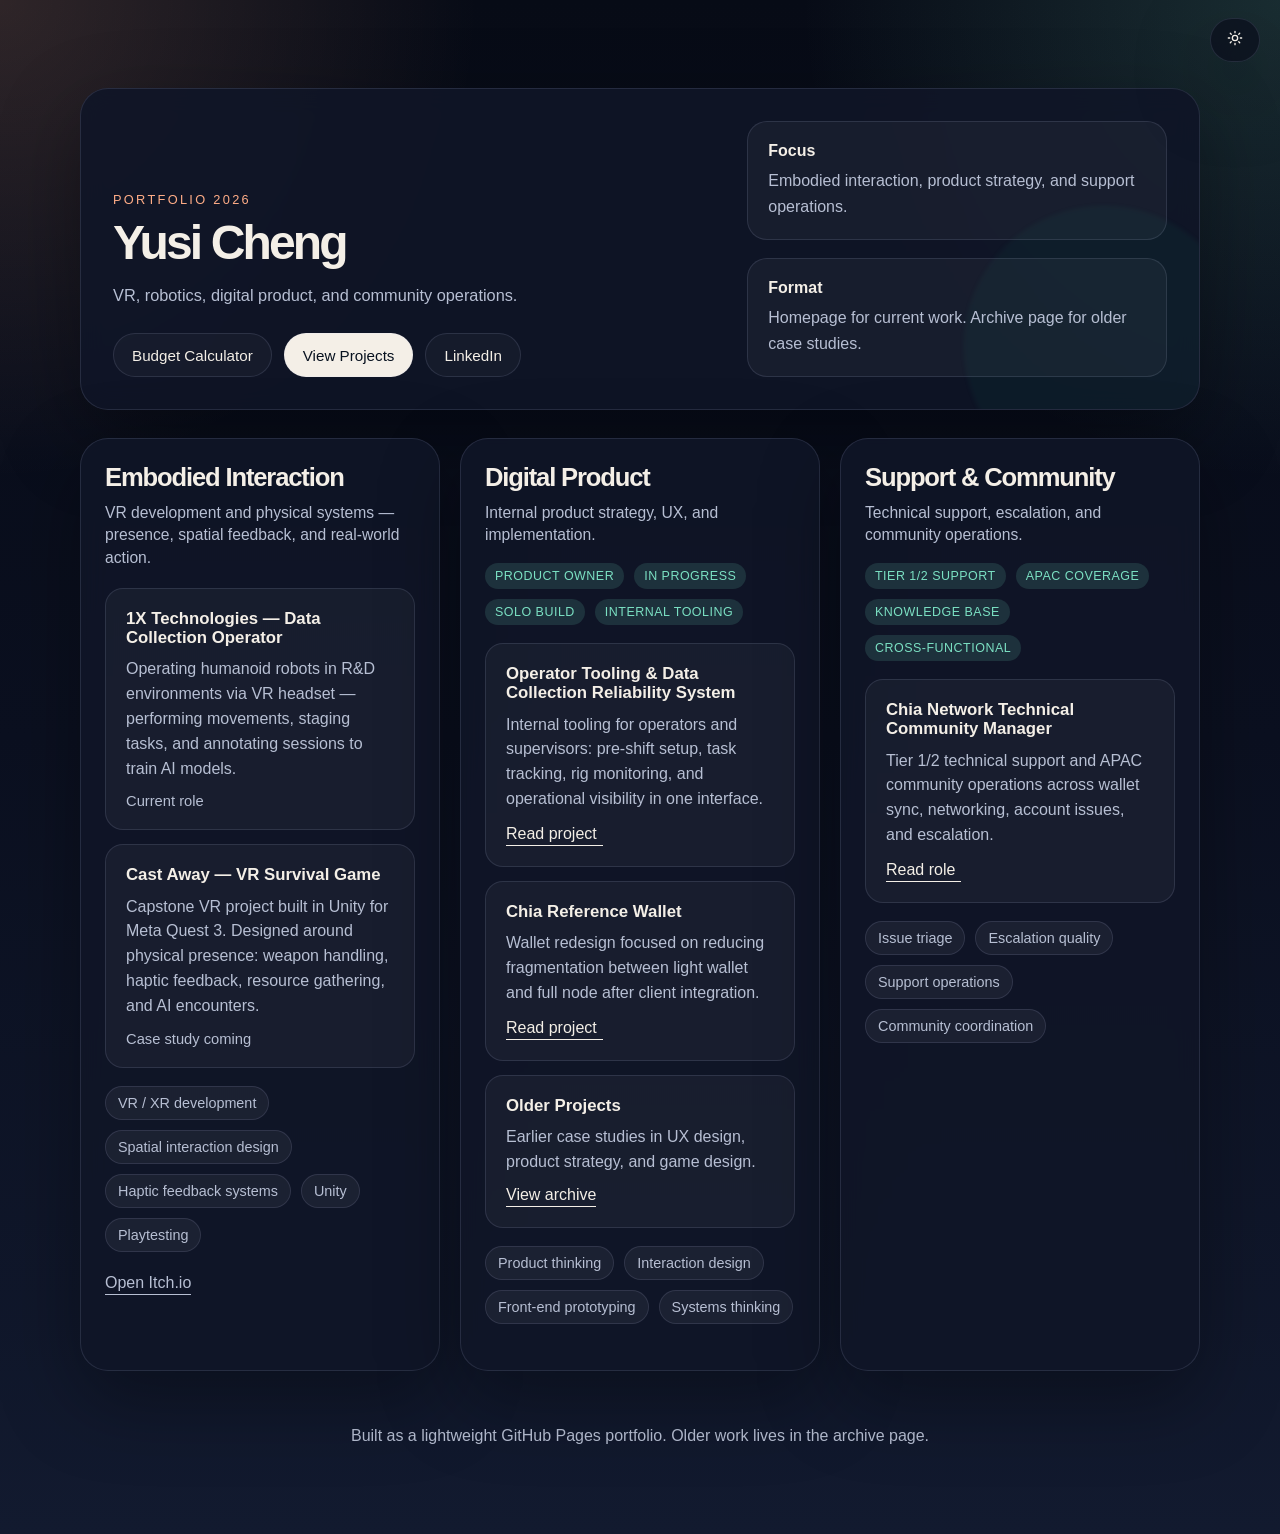
<file: index.html>
<!doctype html>
<html lang="en" data-theme="dark">
<head>
  <meta charset="utf-8">
  <meta name="viewport" content="width=device-width, initial-scale=1">
  <title>Yusi Cheng | Portfolio</title>
  <meta
    name="description"
    content="Yusi Cheng portfolio featuring UX design, product management, UX engineering, and game design projects."
  >
  <link rel="stylesheet" href="assets/css/styles.css">
</head>
<body>
  <button class="theme-toggle" type="button" data-theme-toggle aria-label="Switch color theme"></button>
  <main class="page" id="app"></main>
  <script type="module" src="assets/js/main.js"></script>
</body>
</html>
</file>
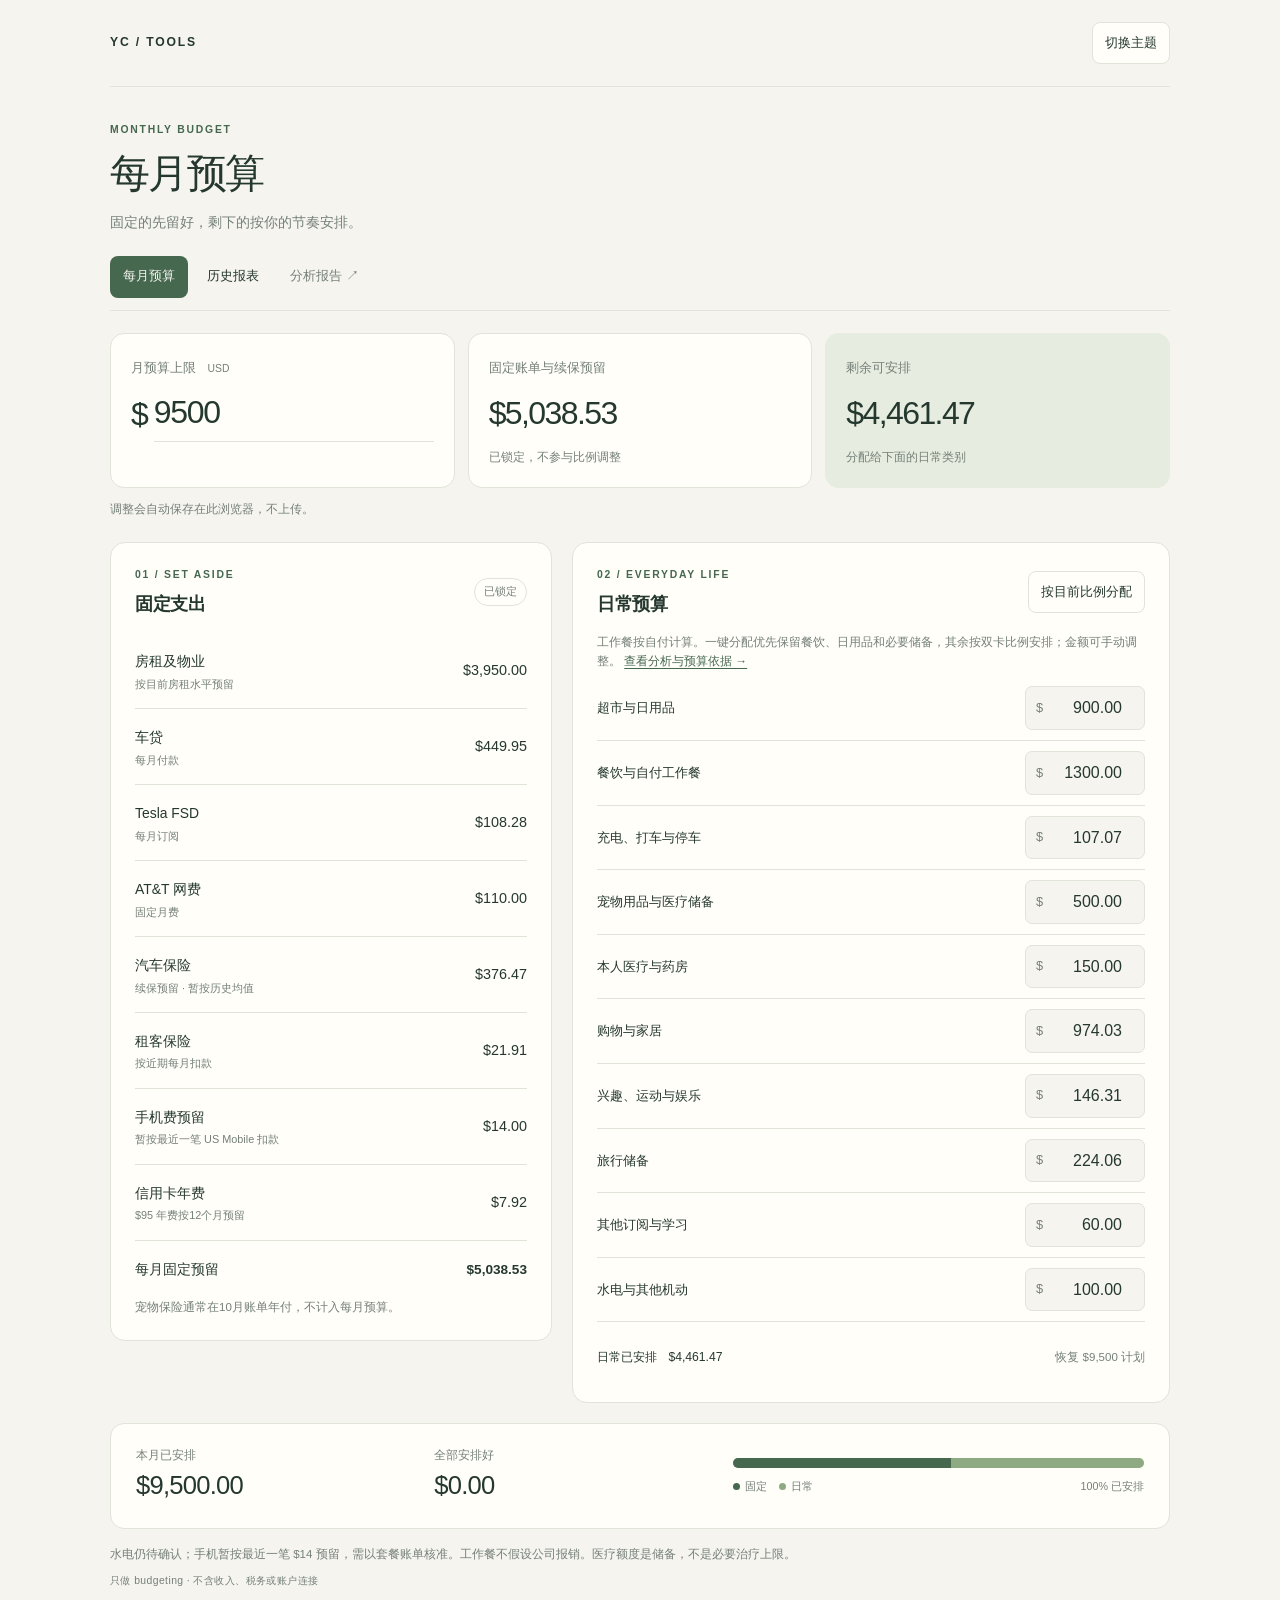
<file: budget/index.html>
<!doctype html>
<html lang="zh-CN"><head>
<meta charset="utf-8"><meta name="viewport" content="width=device-width,initial-scale=1"><meta name="color-scheme" content="light dark">
<meta http-equiv="Content-Security-Policy" content="default-src 'self'; connect-src 'none'; img-src 'self' data:; style-src 'self' 'unsafe-inline'; script-src 'self'; object-src 'none'; base-uri 'none'; form-action 'none'">
<meta name="description" content="固定账单先留好，剩下的分给生活。简单的每月预算。">
<title>每月预算 · YC</title><link rel="stylesheet" href="./styles.css?v=5"></head>
<body><main>
<nav><a href="/">YC / TOOLS</a><button id="theme" type="button" aria-label="切换深浅主题">切换主题</button></nav>
<header><p class="eyebrow">MONTHLY BUDGET</p><h1 id="page-title">每月预算</h1><p class="intro" id="page-intro">固定的先留好，剩下的按你的节奏安排。</p></header>
<div class="view-tabs" role="tablist" aria-label="预算与历史"><button id="budget-tab" role="tab" aria-selected="true" aria-controls="budget-view" type="button">每月预算</button><button id="history-tab" role="tab" aria-selected="false" aria-controls="history-view" type="button">历史报表</button><a class="report-link" href="./analysis/">分析报告 ↗</a></div>
<div id="budget-view" role="tabpanel" aria-labelledby="budget-tab">
<section class="overview" aria-label="月度预算概览">
<div class="metric"><label for="target">月预算上限 <span>USD</span></label><div class="target-input"><span>$</span><input id="target" type="number" min="0" max="1000000" step="50" value="9500" inputmode="decimal"></div></div>
<div class="metric"><span class="metric-label">固定账单与续保预留</span><strong id="fixed-total">$5,038.53</strong><small>已锁定，不参与比例调整</small></div>
<div class="metric accent"><span class="metric-label">剩余可安排</span><strong id="available">$4,461.47</strong><small>分配给下面的日常类别</small></div>
</section>
<p id="message" class="message" aria-live="polite">调整会自动保存在此浏览器，不上传。</p>
<div class="columns">
<section class="panel fixed-panel"><div class="section-heading"><div><p class="eyebrow">01 / SET ASIDE</p><h2>固定支出</h2></div><span class="tag">已锁定</span></div><div id="fixed-list"></div><div class="fixed-total"><span>每月固定预留</span><strong id="fixed-bottom">$5,038.53</strong></div><p class="footnote">宠物保险通常在10月账单年付，不计入每月预算。</p></section>
<section class="panel flexible-panel"><div class="section-heading"><div><p class="eyebrow">02 / EVERYDAY LIFE</p><h2>日常预算</h2></div><button id="distribute" type="button">按目前比例分配</button></div><p class="section-note">工作餐按自付计算。一键分配优先保留餐饮、日用品和必要储备，其余按双卡比例安排；金额可手动调整。 <a href="./analysis/">查看分析与预算依据 →</a></p><div id="flex-list"></div><div class="allocation-footer"><span>日常已安排 <strong id="flex-total">—</strong></span><button id="reset" type="button" class="text-button">恢复 $9,500 计划</button></div></section>
</div>
<section class="bottom-summary" aria-live="polite"><div><span>本月已安排</span><strong id="assigned">$9,500</strong></div><div><span id="balance-label">未分配</span><strong id="balance">$0</strong></div><div class="usage"><div class="track" role="progressbar" aria-label="已安排预算占上限" aria-valuemin="0" aria-valuemax="100" id="usage-track"><span id="fixed-segment"></span><span id="flex-segment"></span></div><div class="legend"><span><i class="fixed-key"></i>固定</span><span><i class="flex-key"></i>日常</span><span id="usage-label">100% 已安排</span></div></div></section>
<p id="warning" class="warning" role="alert" hidden></p>
</div>
<section id="history-view" role="tabpanel" aria-labelledby="history-tab" hidden>
<div class="history-scope">Robinhood + Chase 3333 两张主卡净消费，已扣退款、排除还款；不含房租等银行直付及其他零星卡片。</div>
<div class="history-filter"><label for="history-card">卡片范围</label><select id="history-card"><option value="combined">两张主卡合计</option><option value="robinhood">Robinhood</option><option value="chase">Chase 3333</option></select><span id="history-scope-note"></span></div>
<div class="history-metrics"><div><span>样本净消费</span><strong id="history-total">—</strong><small><span id="history-period">2026年3月至10月</span></small></div><div><span id="history-average-label">完整自然月均</span><strong id="history-average">—</strong><small id="history-average-note">—</small></div><div id="history-pet-metric"><span>10月宠物年保费</span><strong>$4,034.54</strong><small>Robinhood已付保费，保留在真实历史中</small></div></div>
<section class="history-chart-section"><div class="section-heading"><div><p class="eyebrow">SPENDING OVER TIME</p><h2>每月消费趋势</h2></div><div class="period-switch" role="group" aria-label="历史统计口径"><button id="calendar-mode" aria-pressed="true" type="button">自然月</button><button id="statement-mode" aria-pressed="false" type="button">账单周期</button></div></div><div id="history-chart" class="history-chart"></div><div class="history-card-legend" id="history-card-legend"><span><i class="rh-key"></i>Robinhood</span><span><i class="chase-key"></i>Chase 3333</span></div><p class="chart-note">浅色柱为不完整月份，不参与完整月均计算。点击月份可查看分类。</p></section>
<p id="history-comparison" class="history-comparison"></p>
<section class="history-category-section" id="history-detail"><div class="section-heading"><div><p class="eyebrow">WHERE IT WENT</p><h2>支出分类</h2></div><label class="month-filter">查看月份<select id="history-month" aria-label="查看历史分类月份"></select></label></div><p id="history-selected" class="section-note" aria-live="polite"></p><div id="history-categories"></div></section>
<details class="history-source"><summary>月度明细与数据范围</summary><div class="history-table-wrap"><table><thead><tr><th>期间</th><th>Robinhood净额</th><th>Chase净额</th><th>新增消费</th><th>退款/调整</th><th>净消费</th></tr></thead><tbody id="history-table"></tbody></table></div><p>来源：Robinhood六份账单580条消费/退款，加Chase CSV的121条消费、退款与年费记录。两卡9笔Chase还款与6笔Robinhood还款均排除。自然月按入账日拼接；账单周期只适用于Robinhood月结单。</p><p>共同完整自然月为5–9月；3月仅Chase、4月Robinhood不完整。Robinhood截至10/21，Chase CSV最新记录10/20。分类按商户或CSV推定，综合卖场可能含非食品。私人转账、银行直付及未匹配课程不补造进图表。</p><p>10月保费仍保留在历史实际消费中；移除的是未来每月预留，并非历史已付金额。</p></details>
</section>
<footer><p>水电仍待确认；手机暂按最近一笔 $14 预留，需以套餐账单核准。工作餐不假设公司报销。医疗额度是储备，不是必要治疗上限。</p><span>只做 budgeting · 不含收入、税务或账户连接</span></footer>
</main><script type="module" src="./app.mjs?v=5"></script></body></html>
</file>
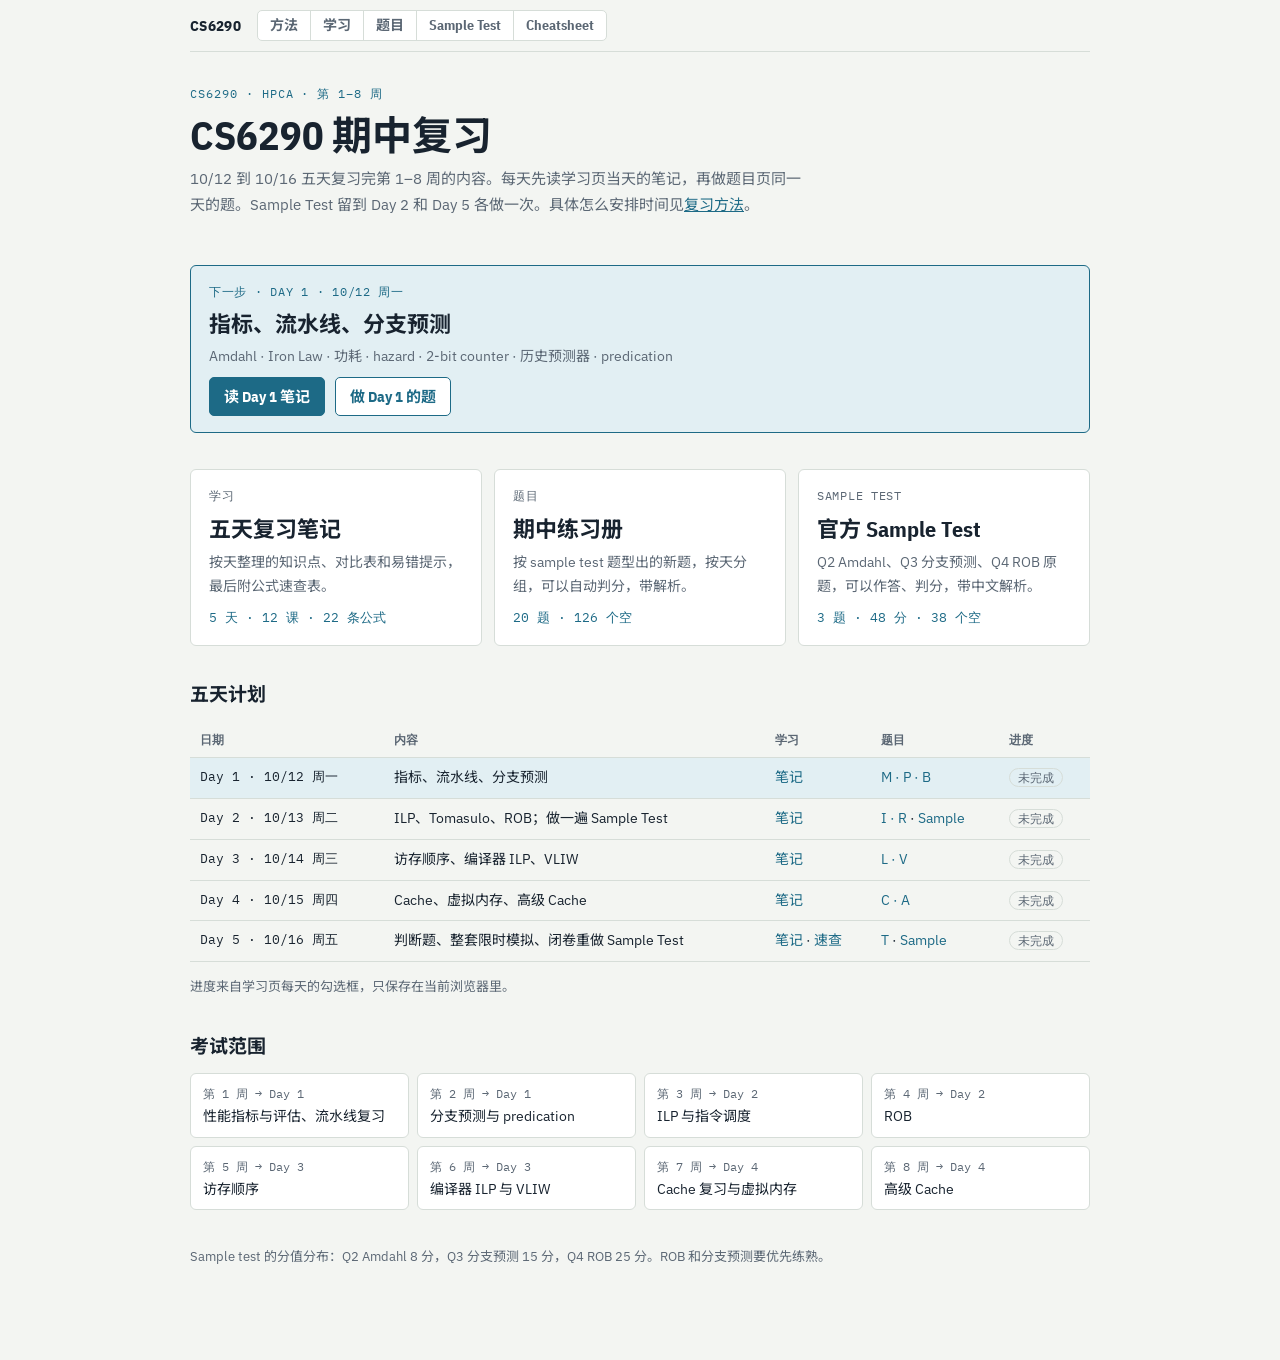
<file: cs6290/index.html>
<!doctype html>
<html lang="zh-CN">
<head>
<meta charset="utf-8">
<meta name="viewport" content="width=device-width, initial-scale=1, viewport-fit=cover">
<meta name="description" content="CS6290 期中复习：5 天学习笔记、按天分组的练习题和 sample test。">
<title>CS6290 期中复习</title>
<link rel="preconnect" href="https://fonts.googleapis.com">
<link rel="stylesheet" href="https://fonts.googleapis.com/css2?family=IBM+Plex+Mono:wght@400;600&family=IBM+Plex+Sans+Condensed:wght@500;700&family=IBM+Plex+Sans:wght@400;600&family=Noto+Sans+SC:wght@400;600;700&display=swap">
<link rel="stylesheet" href="common.css">
<style>
section.block{padding-block:28px 8px;display:grid;gap:14px}
.today{background:var(--accent-soft);border:1px solid var(--accent);border-radius:6px;padding:16px 18px;display:grid;gap:8px}
.today .when{font-family:var(--mono);font-size:12px;letter-spacing:.06em;text-transform:uppercase;color:var(--accent)}
.today h2{font-size:22px}
.today p{color:var(--muted);font-size:14px}
.today .go{display:flex;gap:10px;flex-wrap:wrap}
.btn{font-family:var(--cond);font-weight:700;font-size:15px;text-decoration:none;border:1px solid var(--accent);border-radius:5px;padding:6px 14px;color:var(--accent);background:var(--surface)}
.btn.primary{background:var(--accent);color:var(--surface)}
.btn:hover,.btn:focus-visible{outline:2px solid var(--accent);outline-offset:1px}
.entries{display:grid;grid-template-columns:repeat(3,1fr);gap:12px}
@media (max-width:720px){.entries{grid-template-columns:1fr}}
a.entry{display:grid;gap:8px;align-content:start;text-decoration:none;color:var(--ink);background:var(--surface);border:1px solid var(--line);border-radius:6px;padding:16px 18px}
a.entry:hover,a.entry:focus-visible{border-color:var(--accent);outline:none}
a.entry .k{font-family:var(--mono);font-size:12px;color:var(--muted);letter-spacing:.06em;text-transform:uppercase}
a.entry h3{font-size:22px}
a.entry p{font-size:14px;color:var(--muted)}
a.entry .stat{font-family:var(--mono);font-size:13px;color:var(--accent);font-variant-numeric:tabular-nums}
h2.sec{font-size:19px;line-height:1.3}
.tw{overflow-x:auto}
table{border-collapse:collapse;font-size:14px;width:100%;font-variant-numeric:tabular-nums}
th,td{border-bottom:1px solid var(--line);padding:8px 10px;text-align:left;vertical-align:top}
th{font-family:var(--mono);font-size:12px;color:var(--muted);font-weight:600;white-space:nowrap}
td.d{font-family:var(--mono);font-size:13px;white-space:nowrap}
td a{text-decoration:none}
tr.now td{background:var(--accent-soft)}
.pill{font-family:var(--mono);font-size:11.5px;padding:1px 8px;border-radius:999px;border:1px solid var(--line);color:var(--muted);white-space:nowrap}
.pill.done{border-color:var(--good);color:var(--good);background:var(--good-soft)}
.scope{display:grid;grid-template-columns:repeat(4,1fr);gap:8px}
@media (max-width:720px){.scope{grid-template-columns:1fr 1fr}}
.scope div{background:var(--surface);border:1px solid var(--line);border-radius:6px;padding:10px 12px;display:grid;gap:2px}
.scope .w{font-family:var(--mono);font-size:12px;color:var(--muted)}
.scope .t{font-size:14px;line-height:1.45}
</style>
</head>
<body>
<div class="wrap">
<nav class="toc" aria-label="页面">
  <a class="home" href="./" aria-current="page">CS6290</a><div class="switch" role="group" aria-label="页面"><a href="method/">方法</a><a href="notes/">学习</a><a href="questions/">题目</a><a href="sample/">Sample Test</a><a href="cheatsheet/">Cheatsheet</a></div>
</nav>

<header class="top">
  <div class="eyebrow">CS6290 · HPCA · 第 1–8 周</div>
  <h1>CS6290 期中复习</h1>
  <p class="lede">10/12 到 10/16 五天复习完第 1–8 周的内容。每天先读学习页当天的笔记，再做题目页同一天的题。Sample Test 留到 Day 2 和 Day 5 各做一次。具体怎么安排时间见<a href="method/">复习方法</a>。</p>
</header>

<section class="block">
  <div class="today" id="today">
    <span class="when" id="todayWhen">Day 1 · 10/12 周一</span>
    <h2 id="todayTitle">指标、流水线、分支预测</h2>
    <p id="todayDesc">Amdahl · Iron Law · 功耗 · hazard · 2-bit counter · 历史预测器 · predication</p>
    <div class="go"><a class="btn primary" id="todayStudy" href="notes/#d1">读 Day 1 笔记</a><a class="btn" id="todayQ" href="questions/#day1">做 Day 1 的题</a></div>
  </div>
</section>

<section class="block">
  <div class="entries">
    <a class="entry" href="notes/"><span class="k">学习</span><h3>五天复习笔记</h3><p>按天整理的知识点、对比表和易错提示，最后附公式速查表。</p><span class="stat">5 天 · 12 课 · 22 条公式</span></a>
    <a class="entry" href="questions/"><span class="k">题目</span><h3>期中练习册</h3><p>按 sample test 题型出的新题，按天分组，可以自动判分，带解析。</p><span class="stat">20 题 · 126 个空</span></a>
    <a class="entry" href="sample/"><span class="k">Sample Test</span><h3>官方 Sample Test</h3><p>Q2 Amdahl、Q3 分支预测、Q4 ROB 原题，可以作答、判分，带中文解析。</p><span class="stat">3 题 · 48 分 · 38 个空</span></a>
  </div>
</section>

<section class="block">
  <h2 class="sec">五天计划</h2>
  <div class="tw"><table>
    <thead><tr><th>日期</th><th>内容</th><th>学习</th><th>题目</th><th>进度</th></tr></thead>
    <tbody id="planRows">
      <tr data-day="1"><td class="d">Day 1 · 10/12 周一</td><td>指标、流水线、分支预测</td><td><a href="notes/#d1">笔记</a></td><td><a href="questions/#day1">M · P · B</a></td><td><span class="pill">未完成</span></td></tr>
      <tr data-day="2"><td class="d">Day 2 · 10/13 周二</td><td>ILP、Tomasulo、ROB；做一遍 Sample Test</td><td><a href="notes/#d2">笔记</a></td><td><a href="questions/#day2">I · R</a> · <a href="sample/">Sample</a></td><td><span class="pill">未完成</span></td></tr>
      <tr data-day="3"><td class="d">Day 3 · 10/14 周三</td><td>访存顺序、编译器 ILP、VLIW</td><td><a href="notes/#d3">笔记</a></td><td><a href="questions/#day3">L · V</a></td><td><span class="pill">未完成</span></td></tr>
      <tr data-day="4"><td class="d">Day 4 · 10/15 周四</td><td>Cache、虚拟内存、高级 Cache</td><td><a href="notes/#d4">笔记</a></td><td><a href="questions/#day4">C · A</a></td><td><span class="pill">未完成</span></td></tr>
      <tr data-day="5"><td class="d">Day 5 · 10/16 周五</td><td>判断题、整套限时模拟、闭卷重做 Sample Test</td><td><a href="notes/#d5">笔记</a> · <a href="notes/#sheet">速查</a></td><td><a href="questions/#day5">T</a> · <a href="sample/">Sample</a></td><td><span class="pill">未完成</span></td></tr>
    </tbody>
  </table></div>
  <p class="lede" style="font-size:13px">进度来自学习页每天的勾选框，只保存在当前浏览器里。</p>
</section>

<section class="block">
  <h2 class="sec">考试范围</h2>
  <div class="scope">
    <div><span class="w">第 1 周 → Day 1</span><span class="t">性能指标与评估、流水线复习</span></div>
    <div><span class="w">第 2 周 → Day 1</span><span class="t">分支预测与 predication</span></div>
    <div><span class="w">第 3 周 → Day 2</span><span class="t">ILP 与指令调度</span></div>
    <div><span class="w">第 4 周 → Day 2</span><span class="t">ROB</span></div>
    <div><span class="w">第 5 周 → Day 3</span><span class="t">访存顺序</span></div>
    <div><span class="w">第 6 周 → Day 3</span><span class="t">编译器 ILP 与 VLIW</span></div>
    <div><span class="w">第 7 周 → Day 4</span><span class="t">Cache 复习与虚拟内存</span></div>
    <div><span class="w">第 8 周 → Day 4</span><span class="t">高级 Cache</span></div>
  </div>
</section>

<footer><p>Sample test 的分值分布：Q2 Amdahl 8 分，Q3 分支预测 15 分，Q4 ROB 25 分。ROB 和分支预测要优先练熟。</p></footer>
</div>

<script>
(function(){
  const plan={
    1:['Day 1 · 10/12 周一','指标、流水线、分支预测','Amdahl · Iron Law · 功耗 · hazard · 2-bit counter · 历史预测器 · predication'],
    2:['Day 2 · 10/13 周二','ILP、Tomasulo、ROB','依赖与重命名 · RS/RAT/CDB · ROB 时序表。今天做完再做一遍 Sample Test。'],
    3:['Day 3 · 10/14 周三','访存顺序、编译器 ILP、VLIW','LSQ · store-to-load forwarding · 循环展开 · 调度 · VLIW 优缺点'],
    4:['Day 4 · 10/15 周四','Cache、虚拟内存、高级 Cache','AMAT · 地址划分 · LRU · TLB · VIPT · 3C · MSHR'],
    5:['Day 5 · 10/16 周五','模拟考 + 查漏','判断题 · 整套限时模拟 · 闭卷重做 Sample Test · 背公式速查']
  };
  const done=n=>{try{return localStorage.getItem('cs6290-day'+n)==='1';}catch(e){return false;}};
  document.querySelectorAll('#planRows tr').forEach(tr=>{
    const n=tr.dataset.day, pill=tr.querySelector('.pill');
    if(done(n)){pill.textContent='已完成';pill.classList.add('done');}
  });
  // Pick today's day (10/12 = Day 1 … 10/16 = Day 5); otherwise the first unfinished day.
  const now=new Date(), y=now.getFullYear();
  const start=new Date(y,9,12), diff=Math.floor((new Date(y,now.getMonth(),now.getDate())-start)/86400000);
  let n=null, label='今天';
  if(diff>=0&&diff<=4) n=diff+1;
  if(n===null){for(let i=1;i<=5;i++){if(!done(i)){n=i;break;}} label='下一步';}
  if(n===null){n=5;label='全部完成';}
  const p=plan[n];
  document.getElementById('todayWhen').textContent=label+' · '+p[0];
  document.getElementById('todayTitle').textContent=p[1];
  document.getElementById('todayDesc').textContent=p[2];
  const s=document.getElementById('todayStudy'), q=document.getElementById('todayQ');
  s.href='notes/#d'+n; s.textContent='读 Day '+n+' 笔记';
  q.href='questions/#day'+n; q.textContent='做 Day '+n+' 的题';
  const row=document.querySelector('#planRows tr[data-day="'+n+'"]'); if(row) row.classList.add('now');
})();
</script>
</body>
</html>
</file>
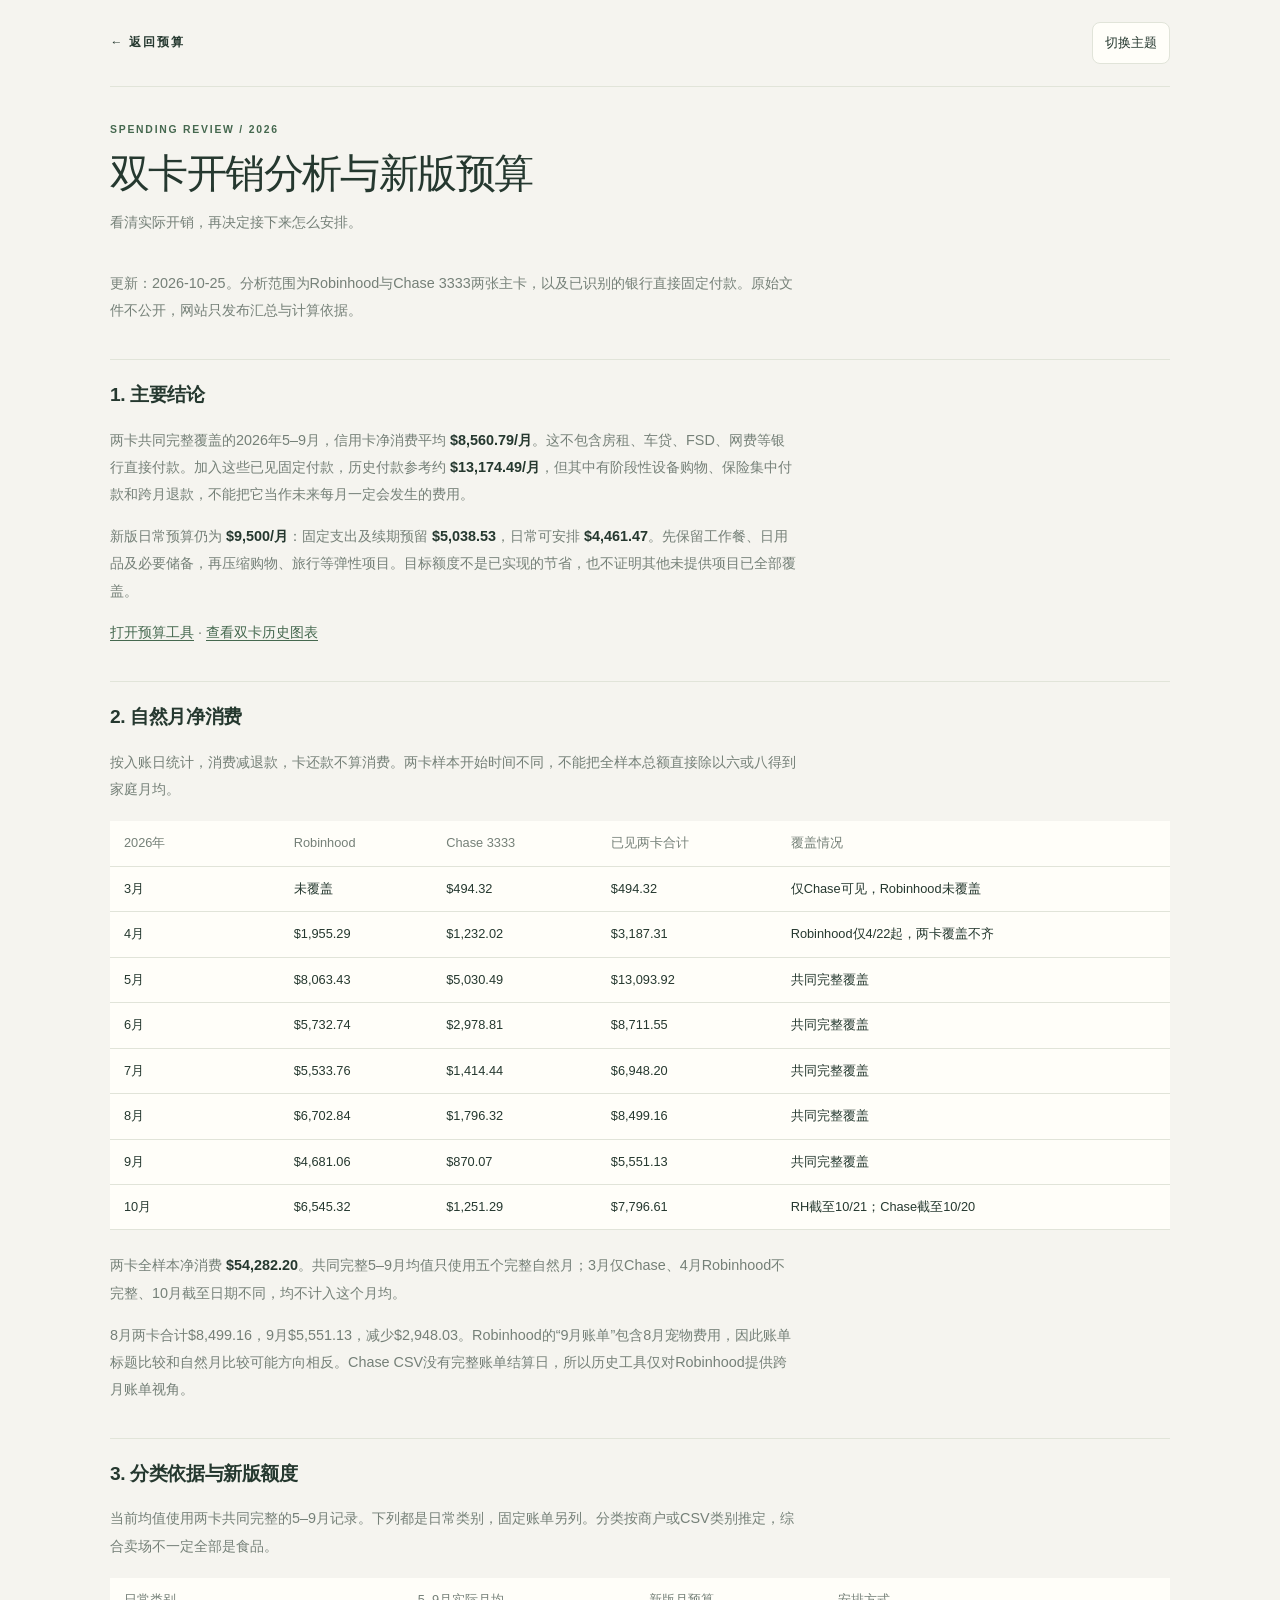
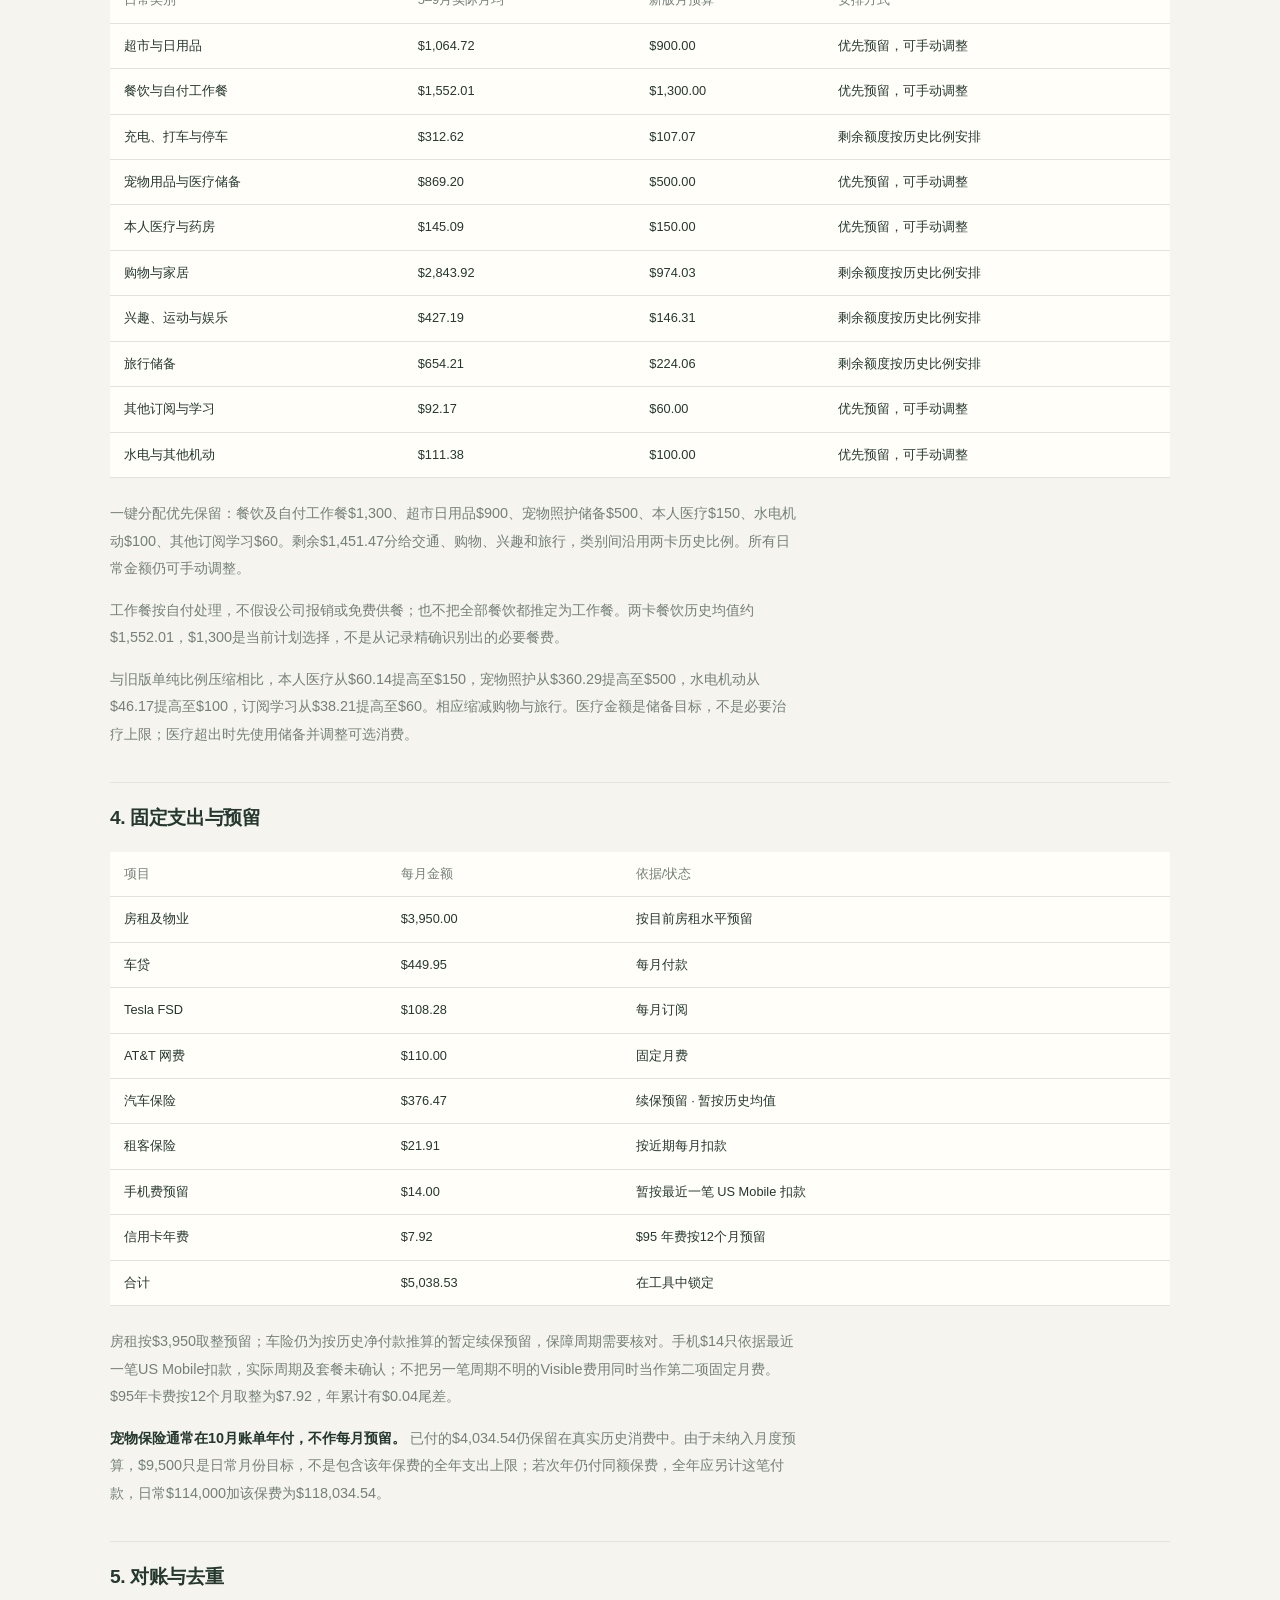
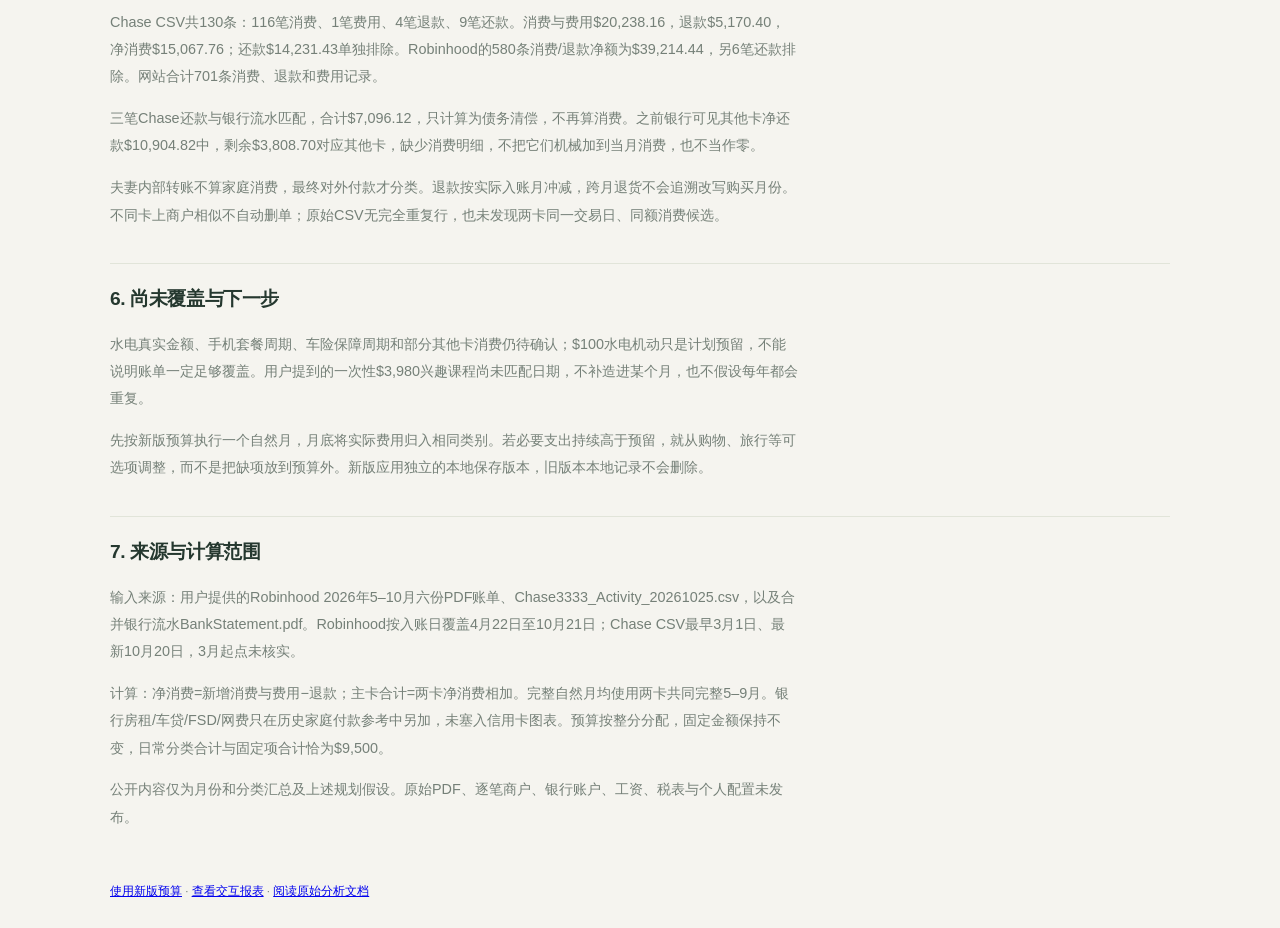
<file: budget/analysis/index.html>
<!doctype html><html lang="zh-CN"><head><meta charset="utf-8"><meta name="viewport" content="width=device-width,initial-scale=1"><meta name="color-scheme" content="light dark"><meta http-equiv="Content-Security-Policy" content="default-src 'self'; connect-src 'none'; style-src 'self' 'unsafe-inline'; script-src 'self'; object-src 'none'; base-uri 'none'"><title>双卡开销分析与预算 · YC</title><meta name="description" content="Robinhood与Chase两张主卡的消费分析、对账范围及9500美元日常预算。"><link rel="stylesheet" href="../styles.css?v=5"></head><body><main><nav><a href="../">← 返回预算</a><button id="theme" aria-label="切换深浅主题" type="button">切换主题</button></nav><header><p class="eyebrow">SPENDING REVIEW / 2026</p><h1>双卡开销分析与新版预算</h1><p class="intro">看清实际开销，再决定接下来怎么安排。</p></header><article class="analysis-prose"><p>更新：2026-10-25。分析范围为Robinhood与Chase 3333两张主卡，以及已识别的银行直接固定付款。原始文件不公开，网站只发布汇总与计算依据。</p><h2>1. 主要结论</h2><p>两卡共同完整覆盖的2026年5–9月，信用卡净消费平均 <strong>$8,560.79/月</strong>。这不包含房租、车贷、FSD、网费等银行直接付款。加入这些已见固定付款，历史付款参考约 <strong>$13,174.49/月</strong>，但其中有阶段性设备购物、保险集中付款和跨月退款，不能把它当作未来每月一定会发生的费用。</p><p>新版日常预算仍为 <strong>$9,500/月</strong>：固定支出及续期预留 <strong>$5,038.53</strong>，日常可安排 <strong>$4,461.47</strong>。先保留工作餐、日用品及必要储备，再压缩购物、旅行等弹性项目。目标额度不是已实现的节省，也不证明其他未提供项目已全部覆盖。</p><p><a href="../">打开预算工具</a> · <a href="../#history">查看双卡历史图表</a></p><h2>2. 自然月净消费</h2><p>按入账日统计，消费减退款，卡还款不算消费。两卡样本开始时间不同，不能把全样本总额直接除以六或八得到家庭月均。</p><div class="analysis-table-wrap"><table><thead><tr><th scope="col">2026年</th><th scope="col">Robinhood</th><th scope="col">Chase 3333</th><th scope="col">已见两卡合计</th><th scope="col">覆盖情况</th></tr></thead><tbody><tr><td>3月</td><td>未覆盖</td><td>$494.32</td><td>$494.32</td><td>仅Chase可见，Robinhood未覆盖</td></tr><tr><td>4月</td><td>$1,955.29</td><td>$1,232.02</td><td>$3,187.31</td><td>Robinhood仅4/22起，两卡覆盖不齐</td></tr><tr><td>5月</td><td>$8,063.43</td><td>$5,030.49</td><td>$13,093.92</td><td>共同完整覆盖</td></tr><tr><td>6月</td><td>$5,732.74</td><td>$2,978.81</td><td>$8,711.55</td><td>共同完整覆盖</td></tr><tr><td>7月</td><td>$5,533.76</td><td>$1,414.44</td><td>$6,948.20</td><td>共同完整覆盖</td></tr><tr><td>8月</td><td>$6,702.84</td><td>$1,796.32</td><td>$8,499.16</td><td>共同完整覆盖</td></tr><tr><td>9月</td><td>$4,681.06</td><td>$870.07</td><td>$5,551.13</td><td>共同完整覆盖</td></tr><tr><td>10月</td><td>$6,545.32</td><td>$1,251.29</td><td>$7,796.61</td><td>RH截至10/21；Chase截至10/20</td></tr></tbody></table></div><p>两卡全样本净消费 <strong>$54,282.20</strong>。共同完整5–9月均值只使用五个完整自然月；3月仅Chase、4月Robinhood不完整、10月截至日期不同，均不计入这个月均。</p><p>8月两卡合计$8,499.16，9月$5,551.13，减少$2,948.03。Robinhood的“9月账单”包含8月宠物费用，因此账单标题比较和自然月比较可能方向相反。Chase CSV没有完整账单结算日，所以历史工具仅对Robinhood提供跨月账单视角。</p><h2>3. 分类依据与新版额度</h2><p>当前均值使用两卡共同完整的5–9月记录。下列都是日常类别，固定账单另列。分类按商户或CSV类别推定，综合卖场不一定全部是食品。</p><div class="analysis-table-wrap"><table><thead><tr><th scope="col">日常类别</th><th scope="col">5–9月实际月均</th><th scope="col">新版月预算</th><th scope="col">安排方式</th></tr></thead><tbody><tr><td>超市与日用品</td><td>$1,064.72</td><td>$900.00</td><td>优先预留，可手动调整</td></tr><tr><td>餐饮与自付工作餐</td><td>$1,552.01</td><td>$1,300.00</td><td>优先预留，可手动调整</td></tr><tr><td>充电、打车与停车</td><td>$312.62</td><td>$107.07</td><td>剩余额度按历史比例安排</td></tr><tr><td>宠物用品与医疗储备</td><td>$869.20</td><td>$500.00</td><td>优先预留，可手动调整</td></tr><tr><td>本人医疗与药房</td><td>$145.09</td><td>$150.00</td><td>优先预留，可手动调整</td></tr><tr><td>购物与家居</td><td>$2,843.92</td><td>$974.03</td><td>剩余额度按历史比例安排</td></tr><tr><td>兴趣、运动与娱乐</td><td>$427.19</td><td>$146.31</td><td>剩余额度按历史比例安排</td></tr><tr><td>旅行储备</td><td>$654.21</td><td>$224.06</td><td>剩余额度按历史比例安排</td></tr><tr><td>其他订阅与学习</td><td>$92.17</td><td>$60.00</td><td>优先预留，可手动调整</td></tr><tr><td>水电与其他机动</td><td>$111.38</td><td>$100.00</td><td>优先预留，可手动调整</td></tr></tbody></table></div><p>一键分配优先保留：餐饮及自付工作餐$1,300、超市日用品$900、宠物照护储备$500、本人医疗$150、水电机动$100、其他订阅学习$60。剩余$1,451.47分给交通、购物、兴趣和旅行，类别间沿用两卡历史比例。所有日常金额仍可手动调整。</p><p>工作餐按自付处理，不假设公司报销或免费供餐；也不把全部餐饮都推定为工作餐。两卡餐饮历史均值约$1,552.01，$1,300是当前计划选择，不是从记录精确识别出的必要餐费。</p><p>与旧版单纯比例压缩相比，本人医疗从$60.14提高至$150，宠物照护从$360.29提高至$500，水电机动从$46.17提高至$100，订阅学习从$38.21提高至$60。相应缩减购物与旅行。医疗金额是储备目标，不是必要治疗上限；医疗超出时先使用储备并调整可选消费。</p><h2>4. 固定支出与预留</h2><div class="analysis-table-wrap"><table><thead><tr><th scope="col">项目</th><th scope="col">每月金额</th><th scope="col">依据/状态</th></tr></thead><tbody><tr><td>房租及物业</td><td>$3,950.00</td><td>按目前房租水平预留</td></tr><tr><td>车贷</td><td>$449.95</td><td>每月付款</td></tr><tr><td>Tesla FSD</td><td>$108.28</td><td>每月订阅</td></tr><tr><td>AT&amp;T 网费</td><td>$110.00</td><td>固定月费</td></tr><tr><td>汽车保险</td><td>$376.47</td><td>续保预留 · 暂按历史均值</td></tr><tr><td>租客保险</td><td>$21.91</td><td>按近期每月扣款</td></tr><tr><td>手机费预留</td><td>$14.00</td><td>暂按最近一笔 US Mobile 扣款</td></tr><tr><td>信用卡年费</td><td>$7.92</td><td>$95 年费按12个月预留</td></tr><tr><td>合计</td><td>$5,038.53</td><td>在工具中锁定</td></tr></tbody></table></div><p>房租按$3,950取整预留；车险仍为按历史净付款推算的暂定续保预留，保障周期需要核对。手机$14只依据最近一笔US Mobile扣款，实际周期及套餐未确认；不把另一笔周期不明的Visible费用同时当作第二项固定月费。$95年卡费按12个月取整为$7.92，年累计有$0.04尾差。</p><p><strong>宠物保险通常在10月账单年付，不作每月预留。</strong> 已付的$4,034.54仍保留在真实历史消费中。由于未纳入月度预算，$9,500只是日常月份目标，不是包含该年保费的全年支出上限；若次年仍付同额保费，全年应另计这笔付款，日常$114,000加该保费为$118,034.54。</p><h2>5. 对账与去重</h2><p>Chase CSV共130条：116笔消费、1笔费用、4笔退款、9笔还款。消费与费用$20,238.16，退款$5,170.40，净消费$15,067.76；还款$14,231.43单独排除。Robinhood的580条消费/退款净额为$39,214.44，另6笔还款排除。网站合计701条消费、退款和费用记录。</p><p>三笔Chase还款与银行流水匹配，合计$7,096.12，只计算为债务清偿，不再算消费。之前银行可见其他卡净还款$10,904.82中，剩余$3,808.70对应其他卡，缺少消费明细，不把它们机械加到当月消费，也不当作零。</p><p>夫妻内部转账不算家庭消费，最终对外付款才分类。退款按实际入账月冲减，跨月退货不会追溯改写购买月份。不同卡上商户相似不自动删单；原始CSV无完全重复行，也未发现两卡同一交易日、同额消费候选。</p><h2>6. 尚未覆盖与下一步</h2><p>水电真实金额、手机套餐周期、车险保障周期和部分其他卡消费仍待确认；$100水电机动只是计划预留，不能说明账单一定足够覆盖。用户提到的一次性$3,980兴趣课程尚未匹配日期，不补造进某个月，也不假设每年都会重复。</p><p>先按新版预算执行一个自然月，月底将实际费用归入相同类别。若必要支出持续高于预留，就从购物、旅行等可选项调整，而不是把缺项放到预算外。新版应用独立的本地保存版本，旧版本本地记录不会删除。</p><h2>7. 来源与计算范围</h2><p>输入来源：用户提供的Robinhood 2026年5–10月六份PDF账单、Chase3333_Activity_20261025.csv，以及合并银行流水BankStatement.pdf。Robinhood按入账日覆盖4月22日至10月21日；Chase CSV最早3月1日、最新10月20日，3月起点未核实。</p><p>计算：净消费=新增消费与费用−退款；主卡合计=两卡净消费相加。完整自然月均使用两卡共同完整5–9月。银行房租/车贷/FSD/网费只在历史家庭付款参考中另加，未塞入信用卡图表。预算按整分分配，固定金额保持不变，日常分类合计与固定项合计恰为$9,500。</p><p>公开内容仅为月份和分类汇总及上述规划假设。原始PDF、逐笔商户、银行账户、工资、税表与个人配置未发布。</p></article><footer><a href="../#budget">使用新版预算</a> · <a href="../#history">查看交互报表</a> · <a href="../ANALYSIS.md">阅读原始分析文档</a></footer></main><script type="module" src="./theme.mjs"></script></body></html>
</file>
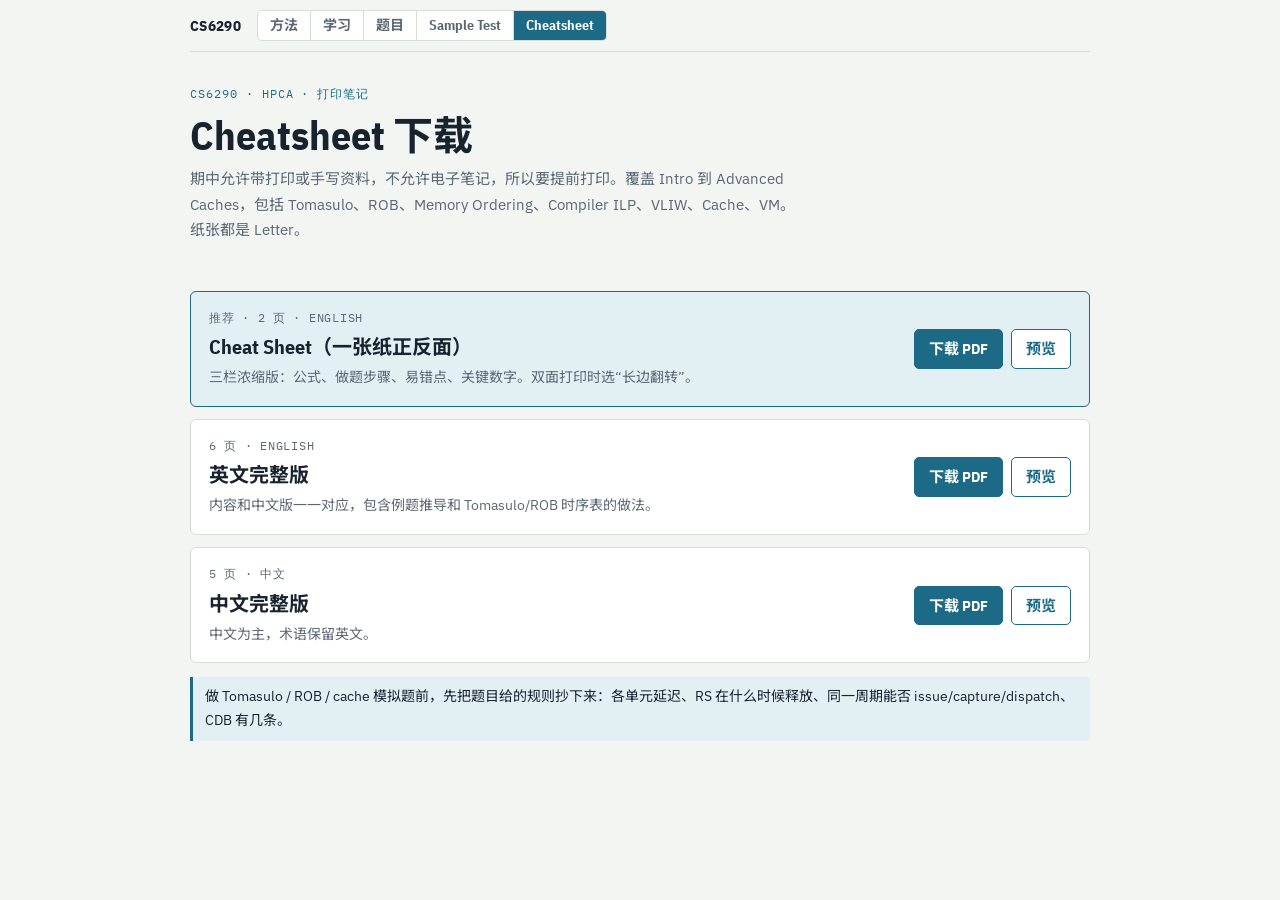
<file: cs6290/cheatsheet/index.html>
<!doctype html>
<html lang="zh-CN">
<head>
<meta charset="utf-8">
<meta name="viewport" content="width=device-width, initial-scale=1, viewport-fit=cover">
<meta name="description" content="CS6290 期中可打印笔记：2 页英文 cheat sheet、英文完整版、中文完整版 PDF 下载。">
<title>CS6290 Cheatsheet</title>
<link rel="preconnect" href="https://fonts.googleapis.com">
<link rel="stylesheet" href="https://fonts.googleapis.com/css2?family=IBM+Plex+Mono:wght@400;600&family=IBM+Plex+Sans+Condensed:wght@500;700&family=IBM+Plex+Sans:wght@400;600&family=Noto+Sans+SC:wght@400;600;700&display=swap">
<link rel="stylesheet" href="../common.css">
<style>
section.block{padding-block:28px 8px;display:grid;gap:14px}
.files{display:grid;gap:12px}
.file{display:grid;grid-template-columns:1fr auto;gap:6px 16px;align-items:center;background:var(--surface);border:1px solid var(--line);border-radius:6px;padding:16px 18px}
.file.main{border-color:var(--accent);background:var(--accent-soft)}
.file .k{font-family:var(--mono);font-size:12px;color:var(--muted);letter-spacing:.06em;text-transform:uppercase}
.file h2{font-size:20px;line-height:1.3}
.file p{font-size:14px;color:var(--muted)}
.file .go{grid-column:2;grid-row:1 / span 3;display:flex;gap:8px;flex-wrap:wrap;justify-content:flex-end}
@media (max-width:640px){.file{grid-template-columns:1fr}.file .go{grid-column:1;grid-row:auto;justify-content:flex-start}}
.btn{font-family:var(--cond);font-weight:700;font-size:15px;text-decoration:none;border:1px solid var(--accent);border-radius:5px;padding:6px 14px;color:var(--accent);background:var(--surface);white-space:nowrap}
.btn.primary{background:var(--accent);color:var(--surface)}
.btn:hover,.btn:focus-visible{outline:2px solid var(--accent);outline-offset:1px}
.callout{border-left:3px solid var(--accent);padding:8px 12px;background:var(--accent-soft);border-radius:0 4px 4px 0;font-size:14px}
</style>
</head>
<body>
<div class="wrap">
<nav class="toc" aria-label="页面">
  <a class="home" href="../">CS6290</a><div class="switch" role="group" aria-label="页面"><a href="../method/">方法</a><a href="../notes/">学习</a><a href="../questions/">题目</a><a href="../sample/">Sample Test</a><a href="./" aria-current="page">Cheatsheet</a></div>
</nav>
<header class="top">
  <div class="eyebrow">CS6290 · HPCA · 打印笔记</div>
  <h1>Cheatsheet 下载</h1>
  <p class="lede">期中允许带打印或手写资料，不允许电子笔记，所以要提前打印。覆盖 Intro 到 Advanced Caches，包括 Tomasulo、ROB、Memory Ordering、Compiler ILP、VLIW、Cache、VM。纸张都是 Letter。</p>
</header>
<section class="block">
  <div class="files">
    <div class="file main">
      <span class="k">推荐 · 2 页 · English</span>
      <h2>Cheat Sheet（一张纸正反面）</h2>
      <p>三栏浓缩版：公式、做题步骤、易错点、关键数字。双面打印时选“长边翻转”。</p>
      <div class="go"><a class="btn primary" href="CS6290_Midterm_CheatSheet_2page.pdf" download>下载 PDF</a><a class="btn" href="CS6290_Midterm_CheatSheet_2page.pdf" target="_blank" rel="noopener">预览</a></div>
    </div>
    <div class="file">
      <span class="k">6 页 · English</span>
      <h2>英文完整版</h2>
      <p>内容和中文版一一对应，包含例题推导和 Tomasulo/ROB 时序表的做法。</p>
      <div class="go"><a class="btn primary" href="CS6290_Midterm_Notes_EN.pdf" download>下载 PDF</a><a class="btn" href="CS6290_Midterm_Notes_EN.pdf" target="_blank" rel="noopener">预览</a></div>
    </div>
    <div class="file">
      <span class="k">5 页 · 中文</span>
      <h2>中文完整版</h2>
      <p>中文为主，术语保留英文。</p>
      <div class="go"><a class="btn primary" href="CS6290_Midterm_Notes.pdf" download>下载 PDF</a><a class="btn" href="CS6290_Midterm_Notes.pdf" target="_blank" rel="noopener">预览</a></div>
    </div>
  </div>
  <p class="callout">做 Tomasulo / ROB / cache 模拟题前，先把题目给的规则抄下来：各单元延迟、RS 在什么时候释放、同一周期能否 issue/capture/dispatch、CDB 有几条。</p>
</section>
</div>
</body>
</html>
</file>
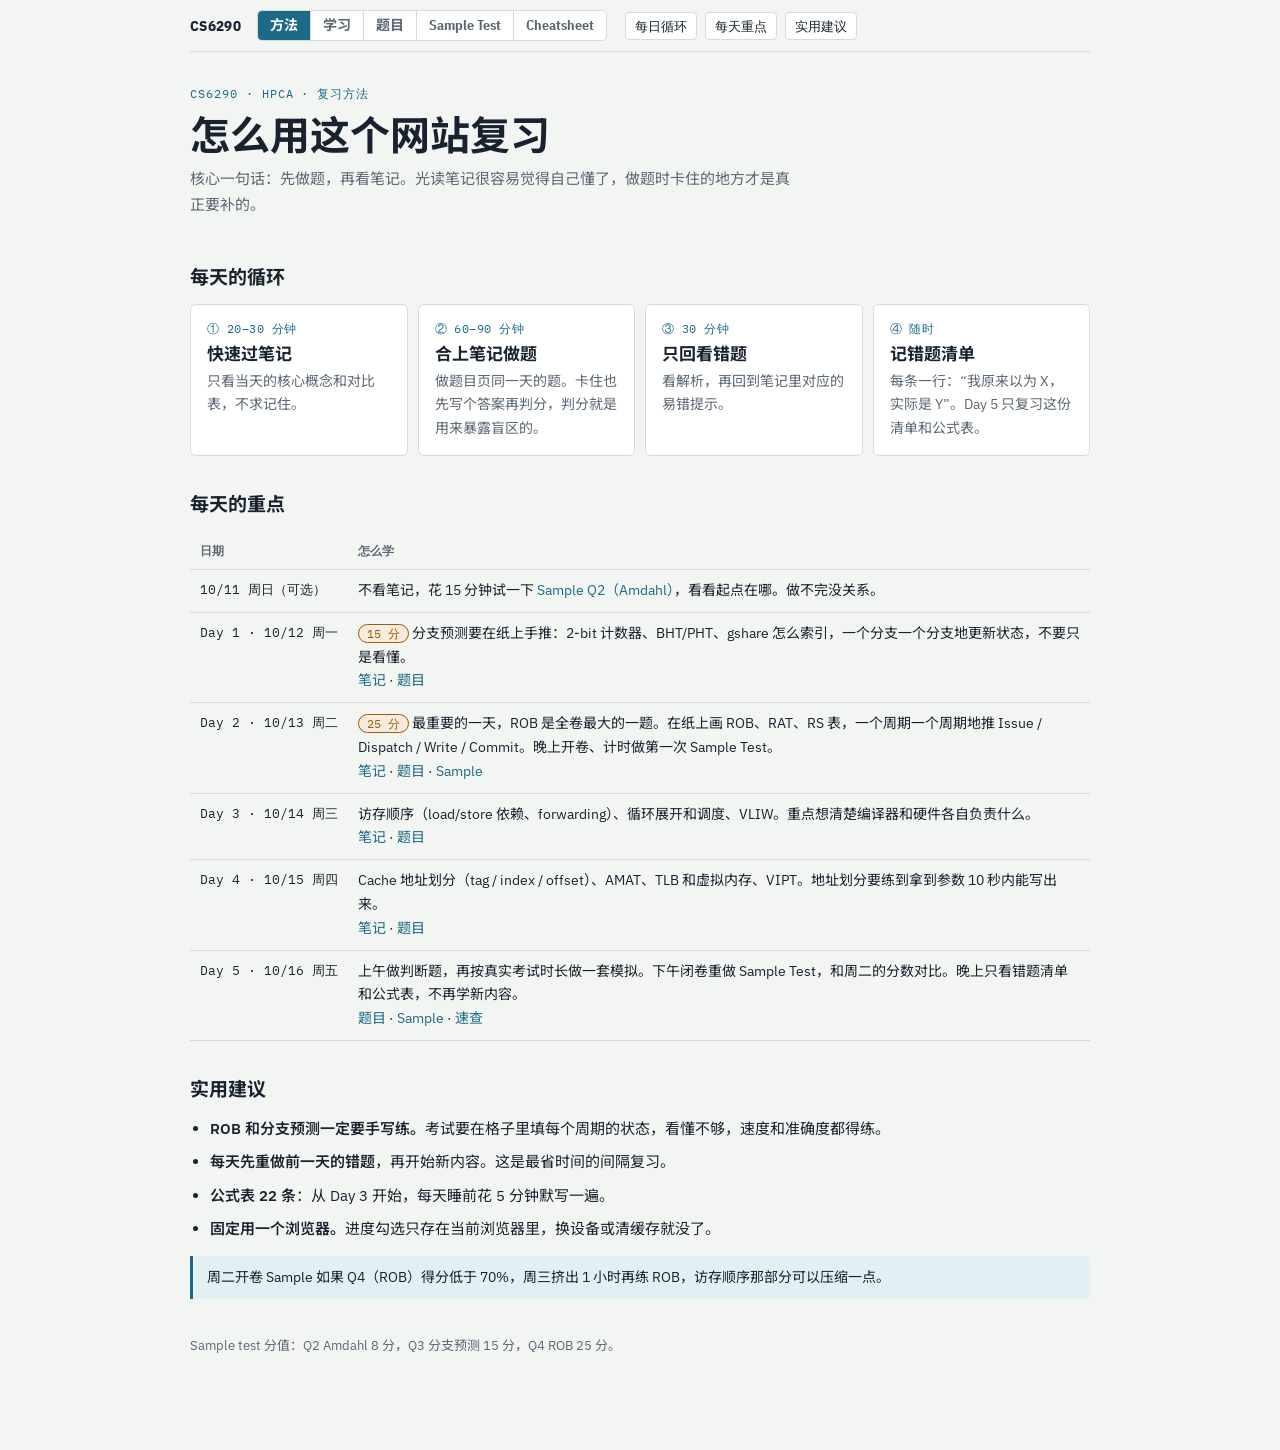
<file: cs6290/method/index.html>
<!doctype html>
<html lang="zh-CN">
<head>
<meta charset="utf-8">
<meta name="viewport" content="width=device-width, initial-scale=1, viewport-fit=cover">
<meta name="description" content="CS6290 期中复习方法：每天怎么用学习页、题目页和 Sample Test。">
<title>CS6290 复习方法</title>
<link rel="preconnect" href="https://fonts.googleapis.com">
<link rel="stylesheet" href="https://fonts.googleapis.com/css2?family=IBM+Plex+Mono:wght@400;600&family=IBM+Plex+Sans+Condensed:wght@500;700&family=IBM+Plex+Sans:wght@400;600&family=Noto+Sans+SC:wght@400;600;700&display=swap">
<link rel="stylesheet" href="../common.css">
<style>
section.block{padding-block:28px 8px;display:grid;gap:14px;scroll-margin-top:56px}
h2.sec{font-size:19px;line-height:1.3}
.loop{display:grid;grid-template-columns:repeat(4,1fr);gap:10px;counter-reset:step}
@media (max-width:720px){.loop{grid-template-columns:1fr}}
.loop div{background:var(--surface);border:1px solid var(--line);border-radius:6px;padding:14px 16px;display:grid;gap:4px;align-content:start}
.loop .t{font-family:var(--mono);font-size:12px;color:var(--accent);letter-spacing:.04em}
.loop h3{font-size:17px}
.loop p{font-size:14px;color:var(--muted)}
.tw{overflow-x:auto}
table{border-collapse:collapse;font-size:14px;width:100%}
th,td{border-bottom:1px solid var(--line);padding:9px 10px;text-align:left;vertical-align:top}
th{font-family:var(--mono);font-size:12px;color:var(--muted);font-weight:600;white-space:nowrap}
td.d{font-family:var(--mono);font-size:13px;white-space:nowrap}
td a{text-decoration:none}
tr.now td{background:var(--accent-soft)}
.focus{font-family:var(--mono);font-size:11.5px;padding:1px 8px;border-radius:999px;border:1px solid var(--warn);color:var(--warn);background:var(--warn-soft);white-space:nowrap}
ul.tips{margin:0;padding-left:20px;display:grid;gap:8px}
ul.tips b{font-weight:600}
.callout{border-left:3px solid var(--accent);padding:10px 14px;background:var(--accent-soft);border-radius:0 4px 4px 0;font-size:14px}
</style>
</head>
<body>
<div class="wrap">
<nav class="toc" aria-label="页面">
  <a class="home" href="../">CS6290</a><div class="switch" role="group" aria-label="页面"><a href="./" aria-current="page">方法</a><a href="../notes/">学习</a><a href="../questions/">题目</a><a href="../sample/">Sample Test</a><a href="../cheatsheet/">Cheatsheet</a></div>
  <a href="#loop">每日循环</a><a href="#days">每天重点</a><a href="#tips">实用建议</a>
</nav>

<header class="top">
  <div class="eyebrow">CS6290 · HPCA · 复习方法</div>
  <h1>怎么用这个网站复习</h1>
  <p class="lede">核心一句话：先做题，再看笔记。光读笔记很容易觉得自己懂了，做题时卡住的地方才是真正要补的。</p>
</header>

<section class="block" id="loop">
  <h2 class="sec">每天的循环</h2>
  <div class="loop">
    <div><span class="t">① 20–30 分钟</span><h3>快速过笔记</h3><p>只看当天的核心概念和对比表，不求记住。</p></div>
    <div><span class="t">② 60–90 分钟</span><h3>合上笔记做题</h3><p>做题目页同一天的题。卡住也先写个答案再判分，判分就是用来暴露盲区的。</p></div>
    <div><span class="t">③ 30 分钟</span><h3>只回看错题</h3><p>看解析，再回到笔记里对应的易错提示。</p></div>
    <div><span class="t">④ 随时</span><h3>记错题清单</h3><p>每条一行：“我原来以为 X，实际是 Y”。Day 5 只复习这份清单和公式表。</p></div>
  </div>
</section>

<section class="block" id="days">
  <h2 class="sec">每天的重点</h2>
  <div class="tw"><table>
    <thead><tr><th>日期</th><th>怎么学</th></tr></thead>
    <tbody id="dayRows">
      <tr data-day="0"><td class="d">10/11 周日（可选）</td><td>不看笔记，花 15 分钟试一下 <a href="../sample/#q2">Sample Q2（Amdahl）</a>，看看起点在哪。做不完没关系。</td></tr>
      <tr data-day="1"><td class="d">Day 1 · 10/12 周一</td><td><span class="focus">15 分</span> 分支预测要在纸上手推：2-bit 计数器、BHT/PHT、gshare 怎么索引，一个分支一个分支地更新状态，不要只是看懂。<br><a href="../notes/#d1">笔记</a> · <a href="../questions/#day1">题目</a></td></tr>
      <tr data-day="2"><td class="d">Day 2 · 10/13 周二</td><td><span class="focus">25 分</span> 最重要的一天，ROB 是全卷最大的一题。在纸上画 ROB、RAT、RS 表，一个周期一个周期地推 Issue / Dispatch / Write / Commit。晚上开卷、计时做第一次 Sample Test。<br><a href="../notes/#d2">笔记</a> · <a href="../questions/#day2">题目</a> · <a href="../sample/">Sample</a></td></tr>
      <tr data-day="3"><td class="d">Day 3 · 10/14 周三</td><td>访存顺序（load/store 依赖、forwarding）、循环展开和调度、VLIW。重点想清楚编译器和硬件各自负责什么。<br><a href="../notes/#d3">笔记</a> · <a href="../questions/#day3">题目</a></td></tr>
      <tr data-day="4"><td class="d">Day 4 · 10/15 周四</td><td>Cache 地址划分（tag / index / offset）、AMAT、TLB 和虚拟内存、VIPT。地址划分要练到拿到参数 10 秒内能写出来。<br><a href="../notes/#d4">笔记</a> · <a href="../questions/#day4">题目</a></td></tr>
      <tr data-day="5"><td class="d">Day 5 · 10/16 周五</td><td>上午做判断题，再按真实考试时长做一套模拟。下午闭卷重做 Sample Test，和周二的分数对比。晚上只看错题清单和公式表，不再学新内容。<br><a href="../questions/#day5">题目</a> · <a href="../sample/">Sample</a> · <a href="../notes/#sheet">速查</a></td></tr>
    </tbody>
  </table></div>
</section>

<section class="block" id="tips">
  <h2 class="sec">实用建议</h2>
  <ul class="tips">
    <li><b>ROB 和分支预测一定要手写练。</b>考试要在格子里填每个周期的状态，看懂不够，速度和准确度都得练。</li>
    <li><b>每天先重做前一天的错题</b>，再开始新内容。这是最省时间的间隔复习。</li>
    <li><b>公式表 22 条</b>：从 Day 3 开始，每天睡前花 5 分钟默写一遍。</li>
    <li><b>固定用一个浏览器。</b>进度勾选只存在当前浏览器里，换设备或清缓存就没了。</li>
  </ul>
  <p class="callout">周二开卷 Sample 如果 Q4（ROB）得分低于 70%，周三挤出 1 小时再练 ROB，访存顺序那部分可以压缩一点。</p>
</section>

<footer><p>Sample test 分值：Q2 Amdahl 8 分，Q3 分支预测 15 分，Q4 ROB 25 分。</p></footer>
</div>

<script>
(function(){
  // Highlight today's row (10/11 = row 0, 10/12 = Day 1 … 10/16 = Day 5).
  const now=new Date(), y=now.getFullYear();
  const diff=Math.floor((new Date(y,now.getMonth(),now.getDate())-new Date(y,9,11))/86400000);
  const row=document.querySelector('#dayRows tr[data-day="'+diff+'"]');
  if(row) row.classList.add('now');
})();
</script>
</body>
</html>
</file>
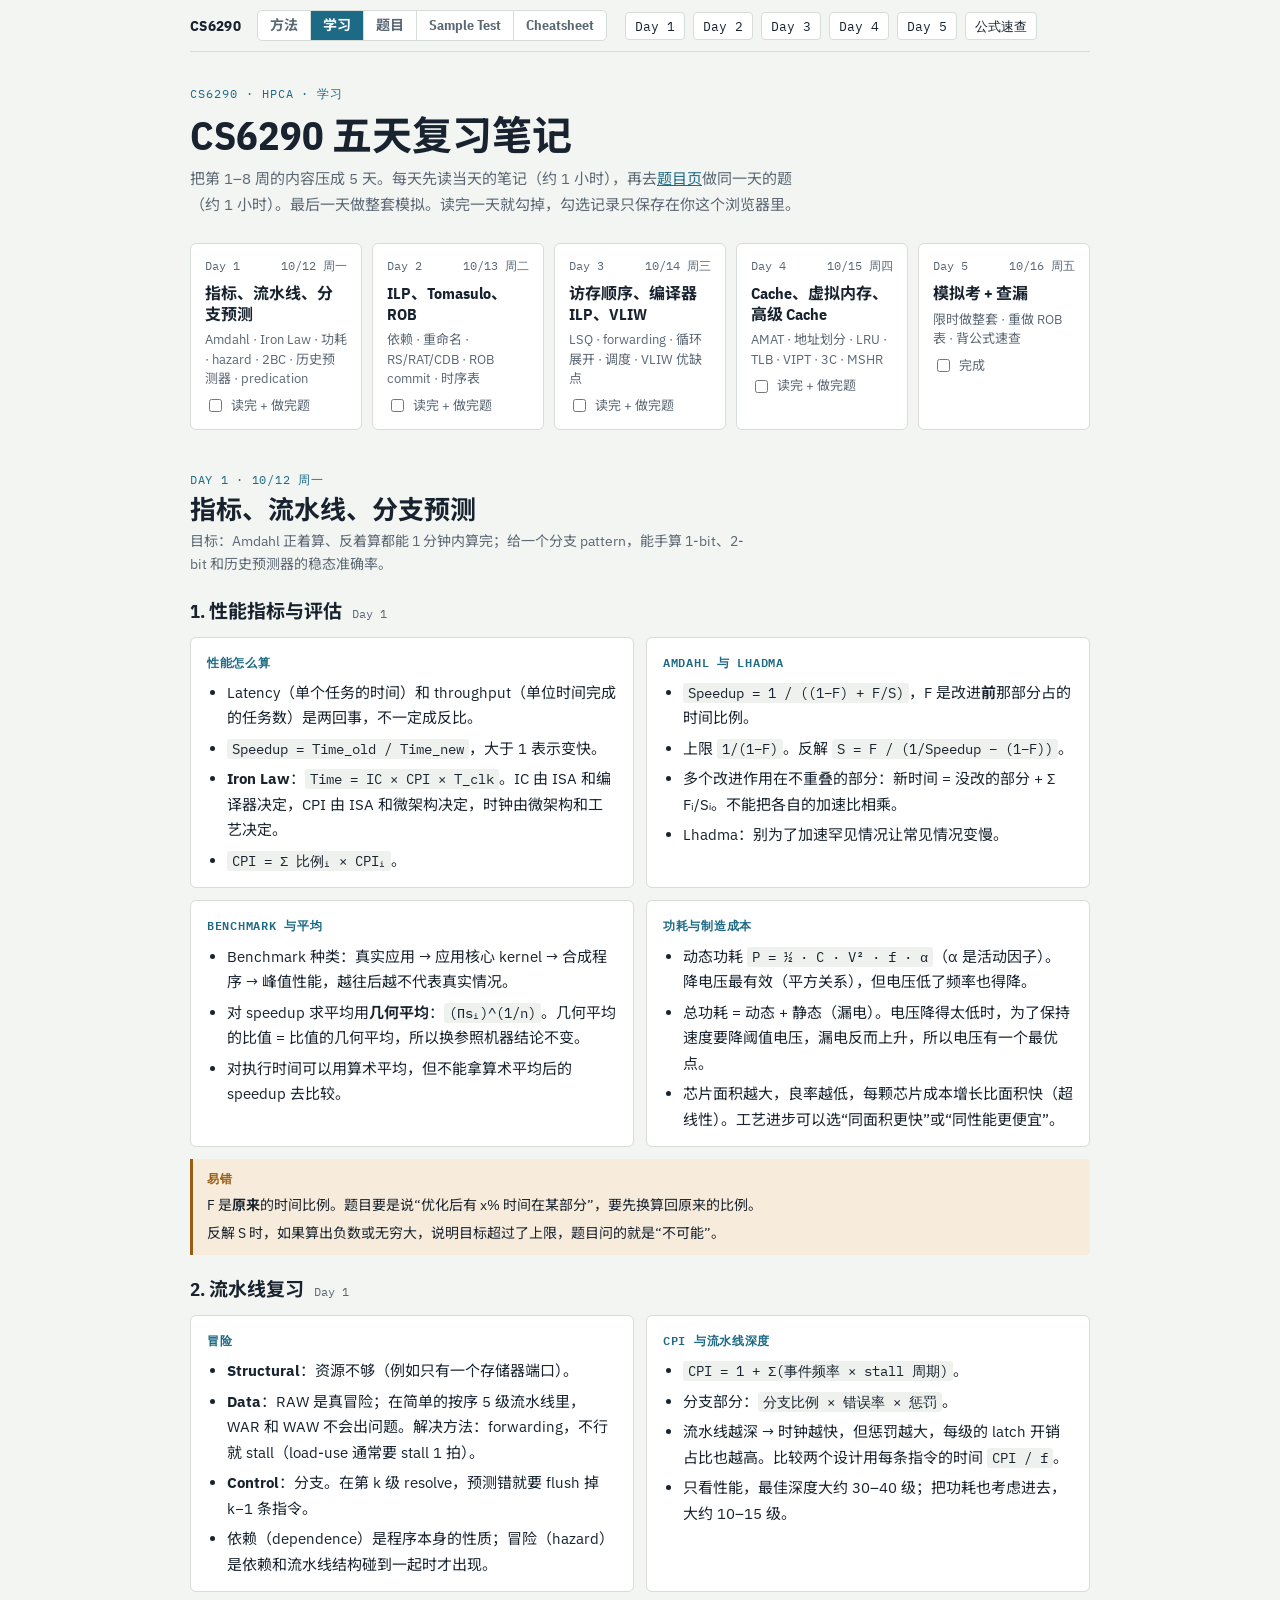
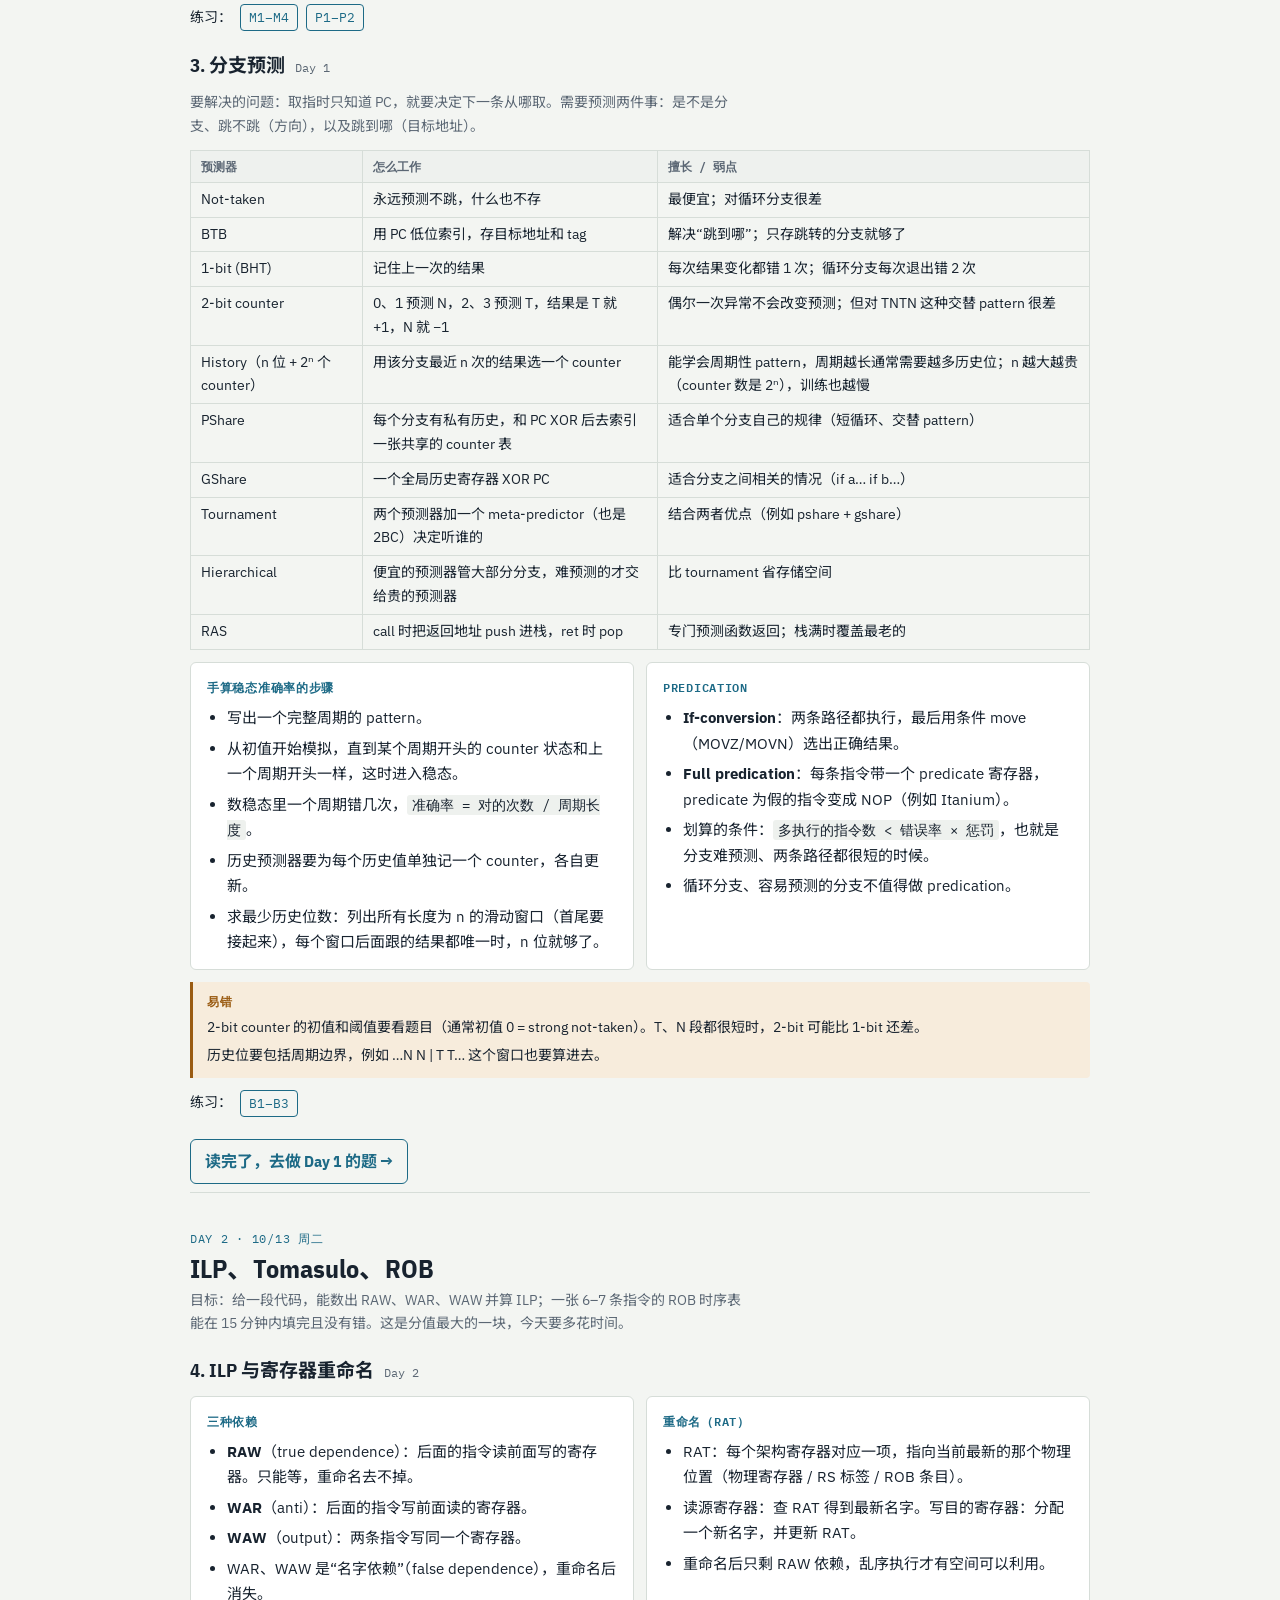
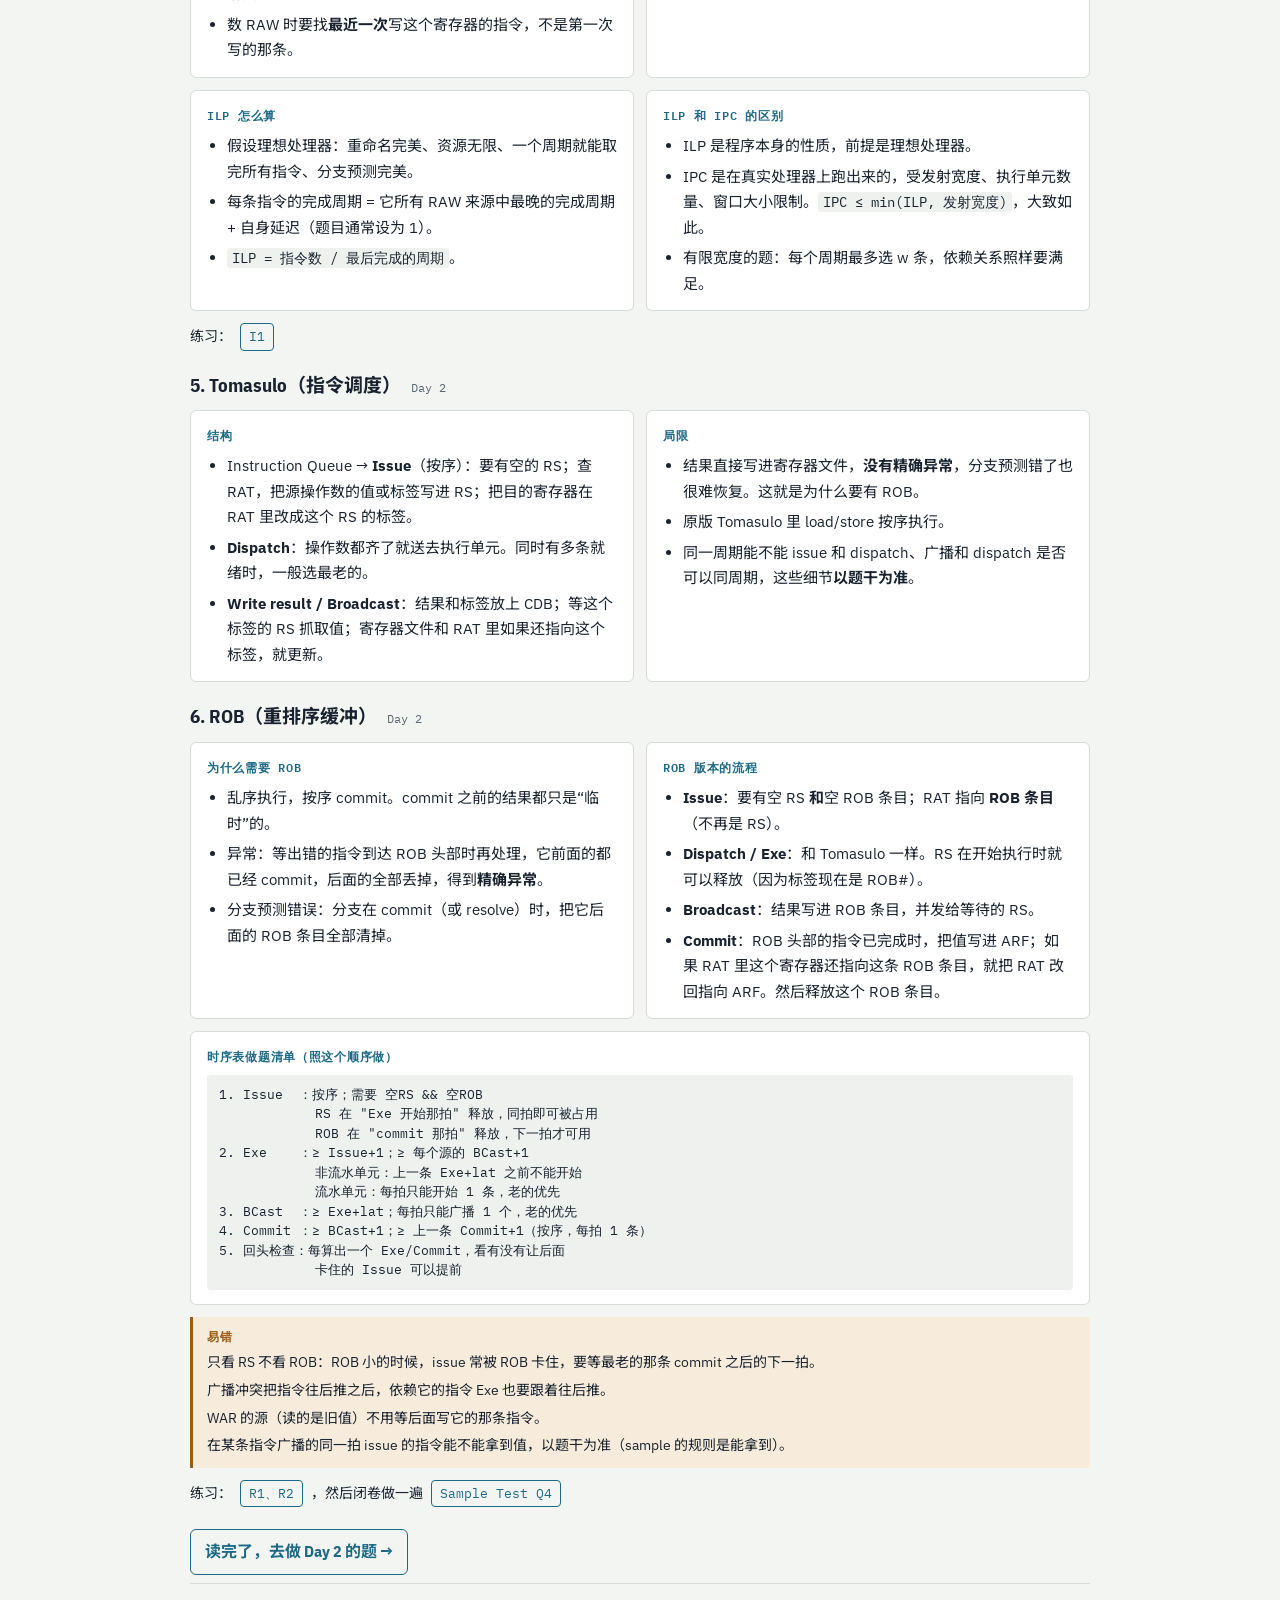
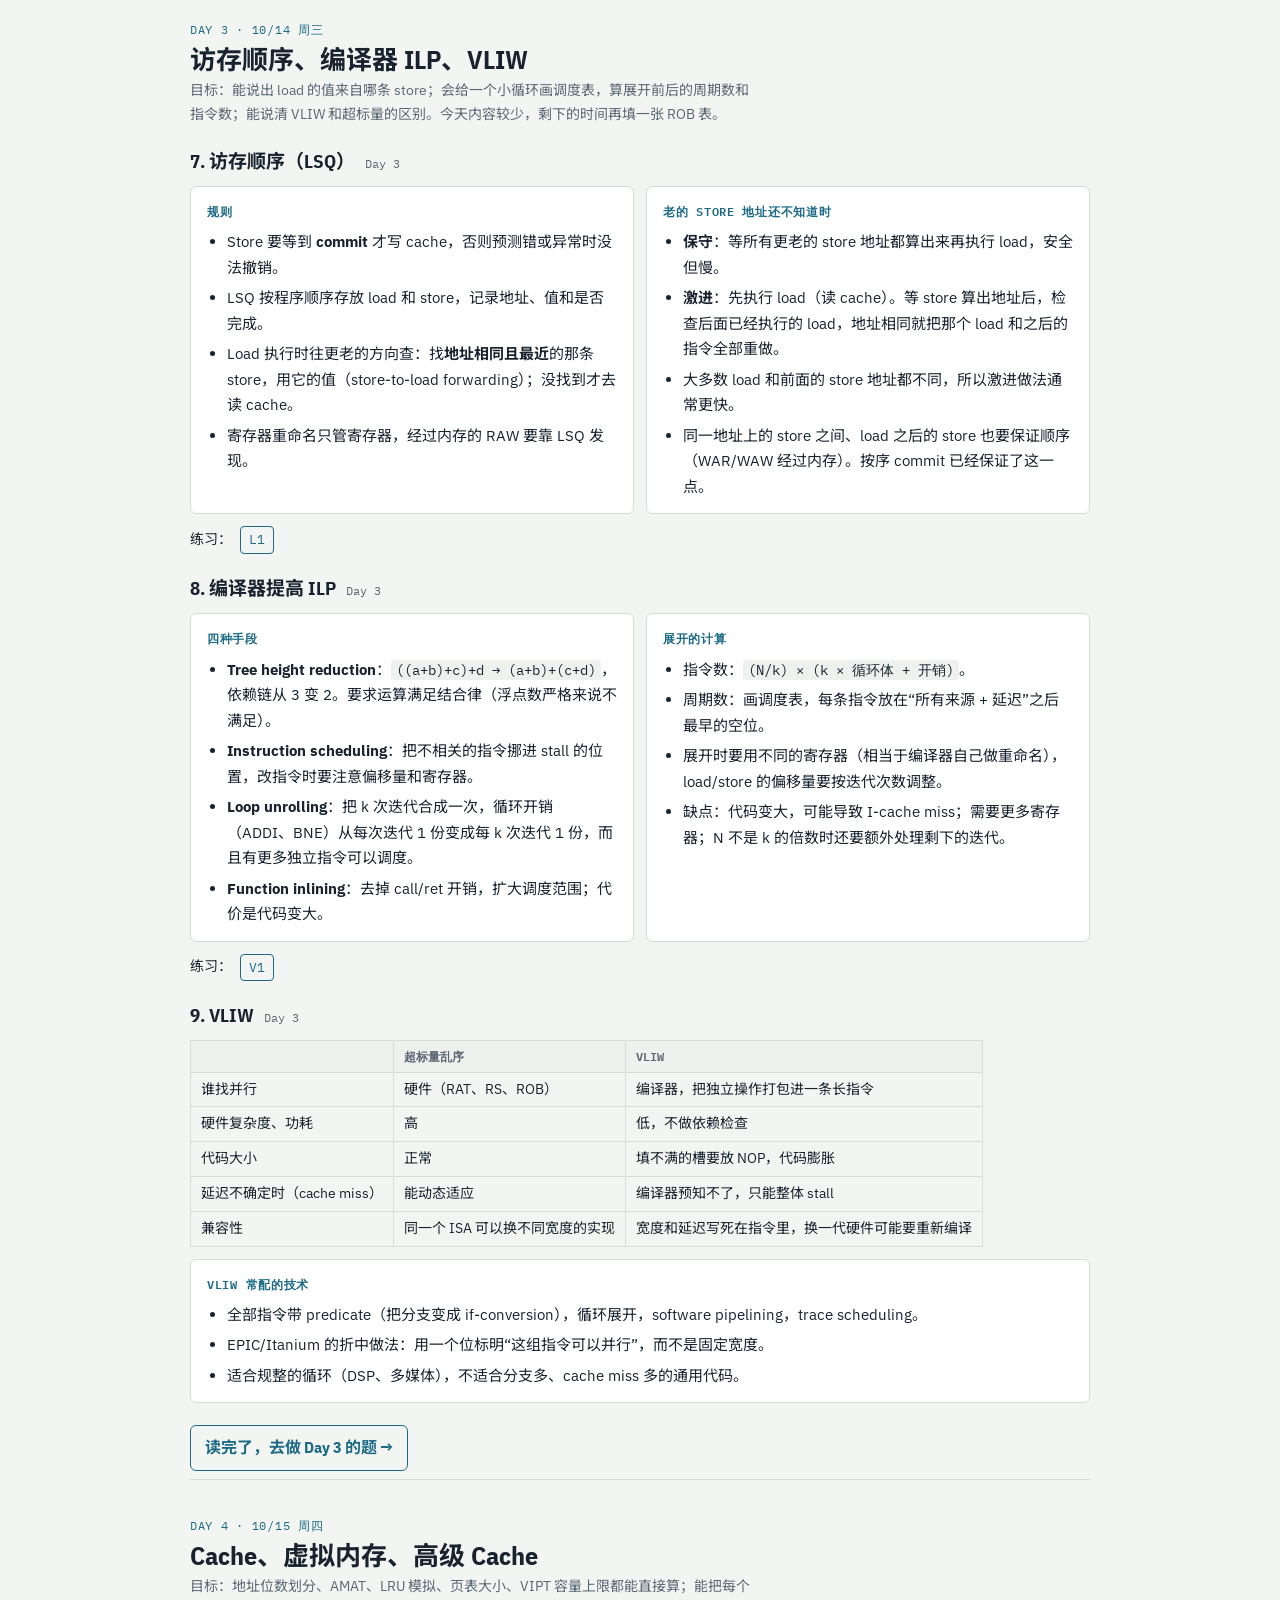
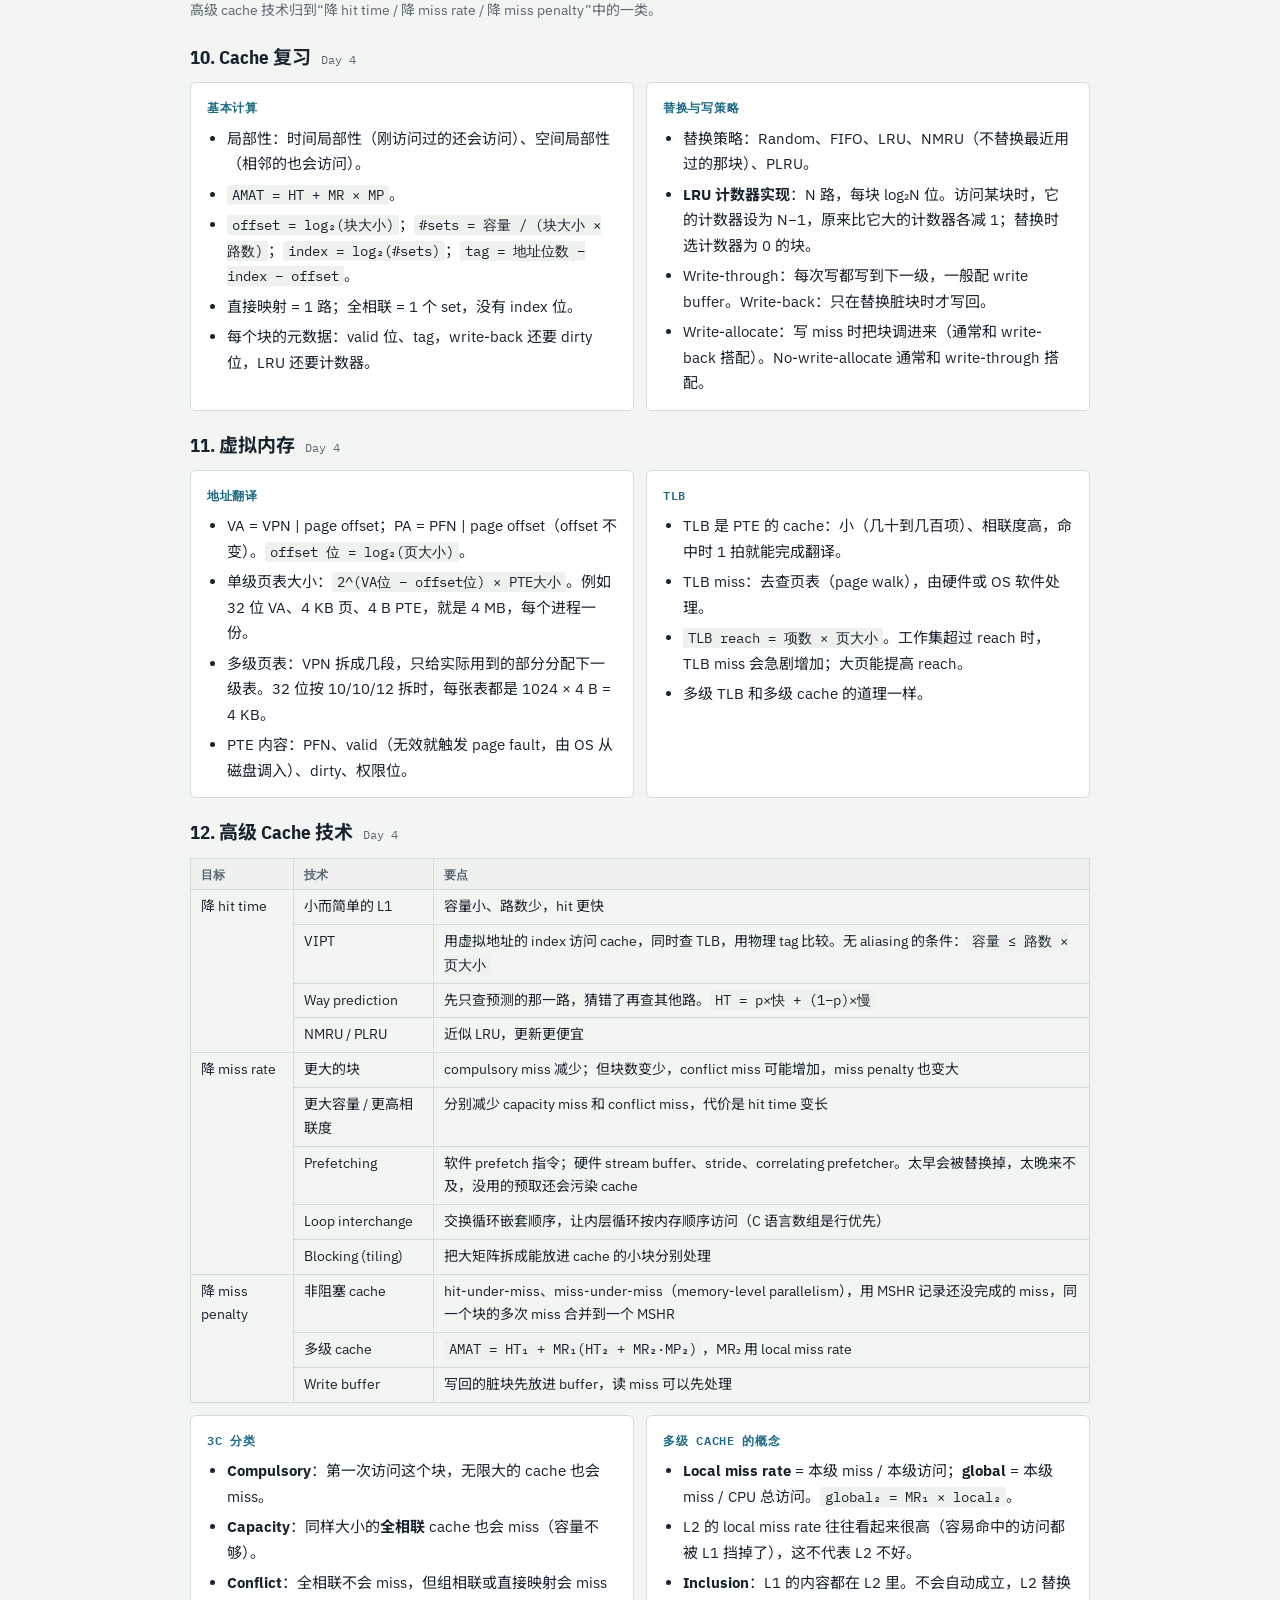
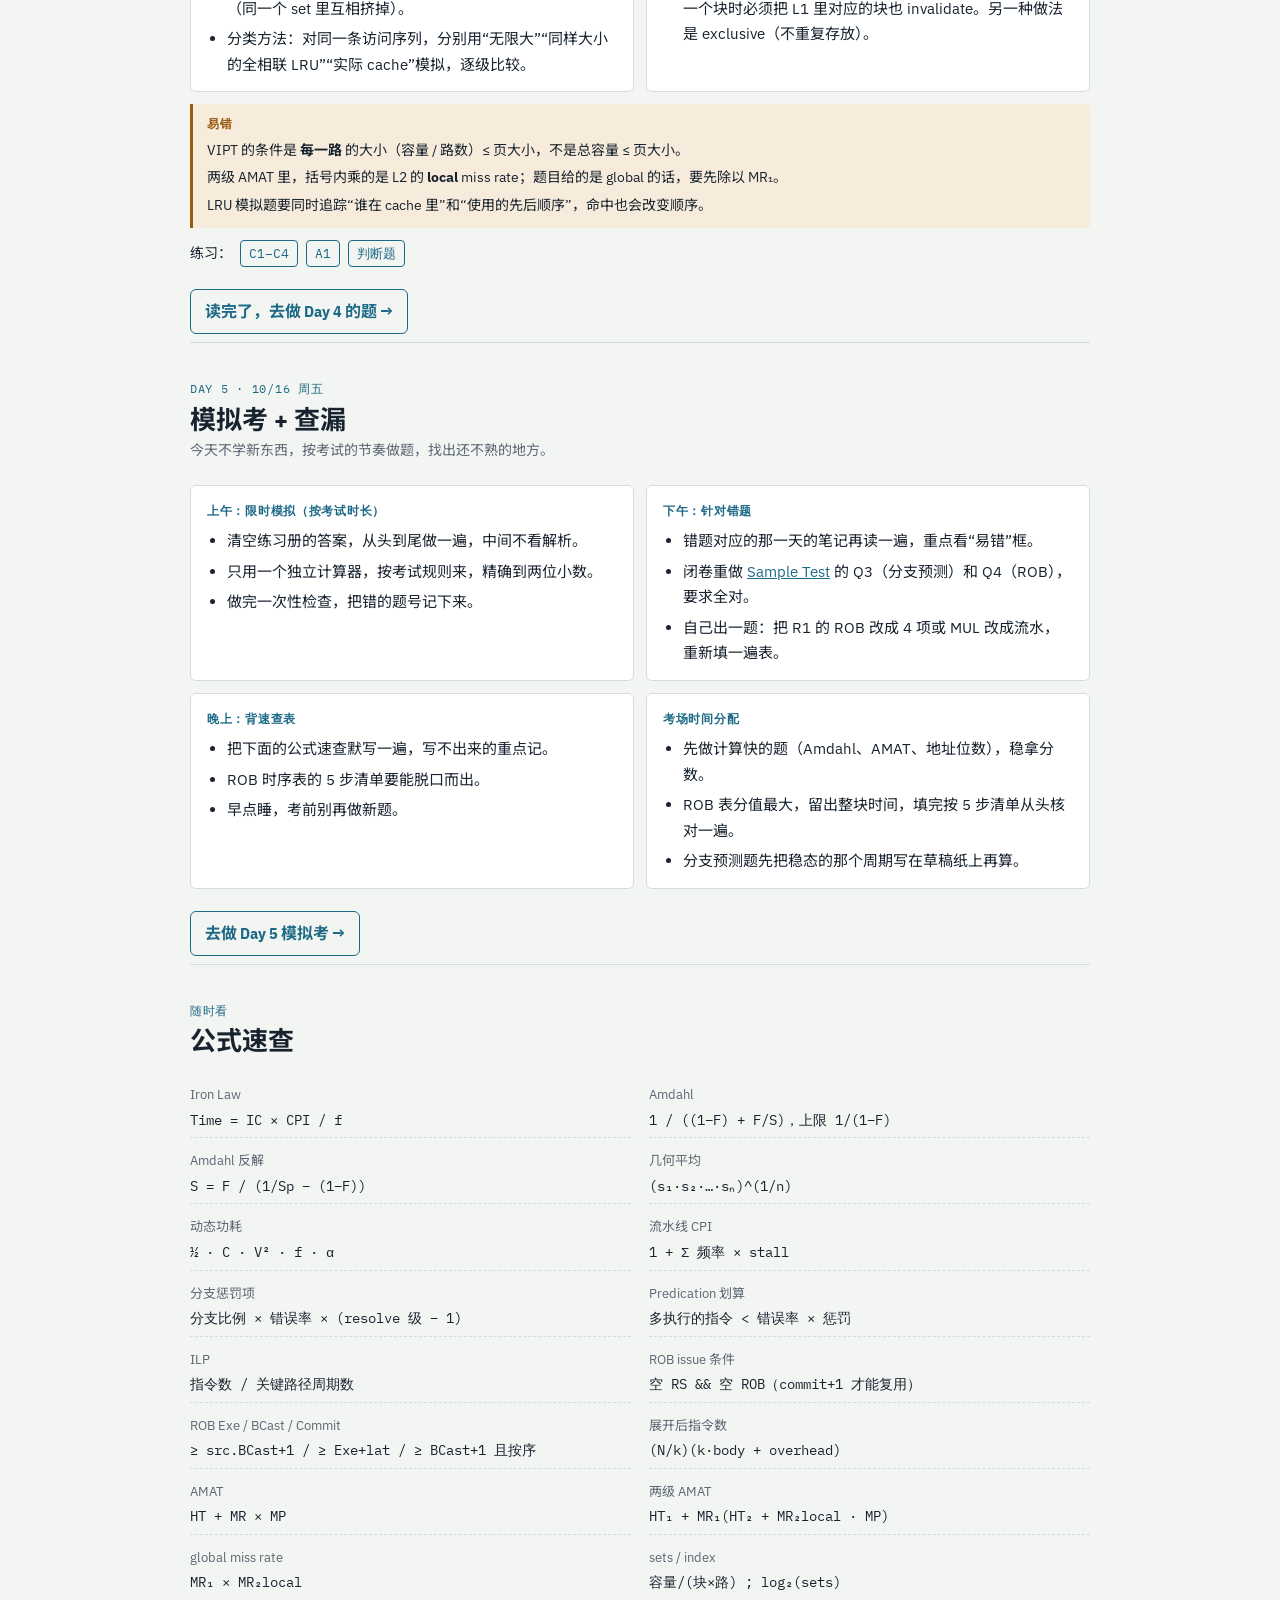
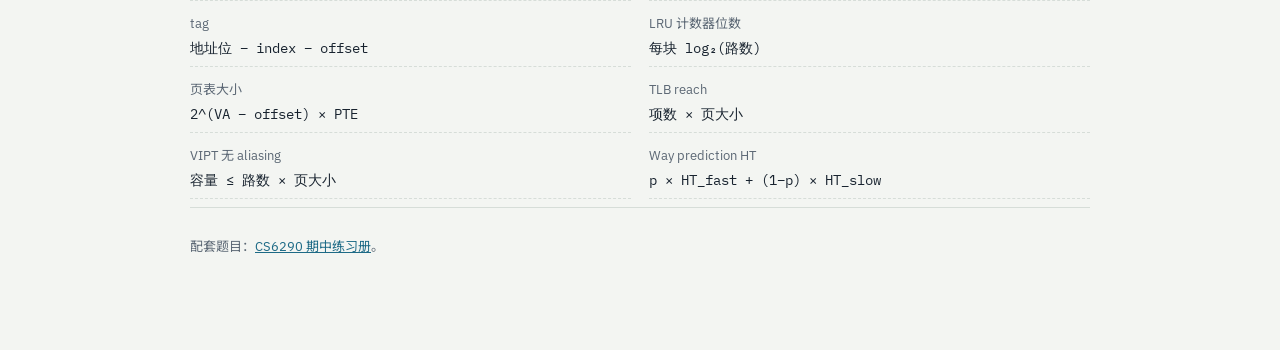
<file: cs6290/notes/index.html>
<!doctype html>
<html lang="zh-CN">
<head>
<meta charset="utf-8">
<meta name="viewport" content="width=device-width, initial-scale=1, viewport-fit=cover">
<meta name="description" content="CS6290 第 1–8 周知识总结，按 5 天复习计划排列。">
<title>CS6290 五天复习笔记</title>
<link rel="preconnect" href="https://fonts.googleapis.com">
<link rel="stylesheet" href="https://fonts.googleapis.com/css2?family=IBM+Plex+Mono:wght@400;600&family=IBM+Plex+Sans+Condensed:wght@500;700&family=IBM+Plex+Sans:wght@400;600&family=Noto+Sans+SC:wght@400;600;700&display=swap">
<link rel="stylesheet" href="../common.css">
<style>
h4{font-size:14px;margin:0;font-weight:600}
.f{font-family:var(--mono);font-size:13.5px;background:var(--code);padding:1px 5px;border-radius:3px}
pre{font-family:var(--mono);font-size:13px;background:var(--code);padding:10px 12px;border-radius:4px;overflow-x:auto;margin:0;line-height:1.5}
ul{margin:0;padding-left:20px;display:grid;gap:5px}

/* plan */
.plan{display:grid;grid-template-columns:repeat(5,1fr);gap:10px;padding-block:6px 4px}
@media (max-width:760px){.plan{grid-template-columns:1fr 1fr}}
@media (max-width:440px){.plan{grid-template-columns:1fr}}
.day{background:var(--surface);border:1px solid var(--line);border-radius:6px;padding:12px 14px;display:grid;gap:6px;align-content:start}
.day.done{border-color:var(--good);background:var(--good-soft)}
.day .d{font-family:var(--mono);font-size:12px;color:var(--muted);display:flex;justify-content:space-between;gap:6px}
.day a.t{font-family:var(--cond);font-weight:700;font-size:16px;text-decoration:none;color:var(--ink);line-height:1.3}
.day a.t:hover{color:var(--accent)}
.day .topics{font-size:13px;color:var(--muted);line-height:1.5}
.day label{font-size:13px;display:flex;gap:6px;align-items:center;cursor:pointer;color:var(--muted)}
.day input{accent-color:var(--good)}

section.dayblock{padding-block:36px 8px;border-bottom:1px solid var(--line);display:grid;gap:22px;scroll-margin-top:56px}
.dhead{display:grid;gap:4px}
.dhead .when{font-family:var(--mono);font-size:12px;color:var(--accent);letter-spacing:.06em;text-transform:uppercase}
.goal{color:var(--muted);font-size:14px;max-width:70ch}
.lesson{display:grid;gap:12px}
.lesson-h{display:flex;gap:10px;align-items:baseline;flex-wrap:wrap}
.wk{font-family:var(--mono);font-size:12px;color:var(--muted)}
.grid2{display:grid;grid-template-columns:1fr 1fr;gap:12px}
@media (max-width:680px){.grid2{grid-template-columns:1fr}}
.card{background:var(--surface);border:1px solid var(--line);border-radius:6px;padding:14px 16px;display:grid;gap:8px;align-content:start}
.card h4{font-family:var(--mono);font-size:12px;letter-spacing:.06em;text-transform:uppercase;color:var(--accent)}
.trap{background:var(--warn-soft);border-left:3px solid var(--warn);border-radius:0 4px 4px 0;padding:10px 14px;font-size:14px;display:grid;gap:4px}
.trap b.h{color:var(--warn);font-family:var(--mono);font-size:12px;letter-spacing:.06em}
.drill{font-size:14px;display:flex;gap:8px;flex-wrap:wrap;align-items:center}
.drill a{font-family:var(--mono);font-size:12.5px;text-decoration:none;border:1px solid var(--accent);border-radius:4px;padding:2px 8px}
.tw{overflow-x:auto}
table{border-collapse:collapse;font-size:14px;font-variant-numeric:tabular-nums}
th,td{border:1px solid var(--line);padding:5px 10px;text-align:left;vertical-align:top}
th{font-family:var(--mono);font-size:12px;color:var(--muted);background:var(--code);font-weight:600;white-space:nowrap}
.sheet{display:grid;grid-template-columns:1fr 1fr;gap:6px 18px}
@media (max-width:680px){.sheet{grid-template-columns:1fr}}
.sheet div{display:grid;gap:2px;padding-block:6px;border-bottom:1px dashed var(--line)}
.sheet .k{font-size:13px;color:var(--muted)}
.sheet .v{font-family:var(--mono);font-size:13.5px}
.go{font-family:var(--cond);font-weight:700;font-size:16px;text-decoration:none;border:1px solid var(--accent);color:var(--accent);border-radius:6px;padding:8px 14px;width:max-content}
.go:hover{background:var(--accent);color:var(--surface)}
</style>
</head>
<body>
<div class="wrap">
<nav class="toc" aria-label="跳转">
  <a class="home" href="../">CS6290</a><div class="switch" role="group" aria-label="页面"><a href="../method/">方法</a><a href="./" aria-current="page">学习</a><a href="../questions/">题目</a><a href="../sample/">Sample Test</a><a href="../cheatsheet/">Cheatsheet</a></div>
  <a href="#d1">Day 1</a><a href="#d2">Day 2</a><a href="#d3">Day 3</a><a href="#d4">Day 4</a><a href="#d5">Day 5</a><a href="#sheet">公式速查</a>
  
</nav>

<header class="top">
  <div class="eyebrow">CS6290 · HPCA · 学习</div>
  <h1>CS6290 五天复习笔记</h1>
  <p class="lede">把第 1–8 周的内容压成 5 天。每天先读当天的笔记（约 1 小时），再去<a href="../questions/">题目页</a>做同一天的题（约 1 小时）。最后一天做整套模拟。读完一天就勾掉，勾选记录只保存在你这个浏览器里。</p>
</header>

<div class="plan" id="plan">
  <div class="day" data-day="1"><div class="d"><span>Day 1</span><span>10/12 周一</span></div><a class="t" href="#d1">指标、流水线、分支预测</a><div class="topics">Amdahl · Iron Law · 功耗 · hazard · 2BC · 历史预测器 · predication</div><label><input type="checkbox" id="done1"> 读完 + 做完题</label></div>
  <div class="day" data-day="2"><div class="d"><span>Day 2</span><span>10/13 周二</span></div><a class="t" href="#d2">ILP、Tomasulo、ROB</a><div class="topics">依赖 · 重命名 · RS/RAT/CDB · ROB commit · 时序表</div><label><input type="checkbox" id="done2"> 读完 + 做完题</label></div>
  <div class="day" data-day="3"><div class="d"><span>Day 3</span><span>10/14 周三</span></div><a class="t" href="#d3">访存顺序、编译器 ILP、VLIW</a><div class="topics">LSQ · forwarding · 循环展开 · 调度 · VLIW 优缺点</div><label><input type="checkbox" id="done3"> 读完 + 做完题</label></div>
  <div class="day" data-day="4"><div class="d"><span>Day 4</span><span>10/15 周四</span></div><a class="t" href="#d4">Cache、虚拟内存、高级 Cache</a><div class="topics">AMAT · 地址划分 · LRU · TLB · VIPT · 3C · MSHR</div><label><input type="checkbox" id="done4"> 读完 + 做完题</label></div>
  <div class="day" data-day="5"><div class="d"><span>Day 5</span><span>10/16 周五</span></div><a class="t" href="#d5">模拟考 + 查漏</a><div class="topics">限时做整套 · 重做 ROB 表 · 背公式速查</div><label><input type="checkbox" id="done5"> 完成</label></div>
</div>

<!-- ================= DAY 1 ================= -->
<section class="dayblock" id="d1">
  <div class="dhead">
    <span class="when">Day 1 · 10/12 周一</span>
    <h2>指标、流水线、分支预测</h2>
    <p class="goal">目标：Amdahl 正着算、反着算都能 1 分钟内算完；给一个分支 pattern，能手算 1-bit、2-bit 和历史预测器的稳态准确率。</p>
  </div>

  <div class="lesson">
    <div class="lesson-h"><h3>1. 性能指标与评估</h3><span class="wk">Day 1</span></div>
    <div class="grid2">
      <div class="card"><h4>性能怎么算</h4>
        <ul>
          <li>Latency（单个任务的时间）和 throughput（单位时间完成的任务数）是两回事，不一定成反比。</li>
          <li><span class="f">Speedup = Time_old / Time_new</span>，大于 1 表示变快。</li>
          <li><b>Iron Law</b>：<span class="f">Time = IC × CPI × T_clk</span>。IC 由 ISA 和编译器决定，CPI 由 ISA 和微架构决定，时钟由微架构和工艺决定。</li>
          <li><span class="f">CPI = Σ 比例ᵢ × CPIᵢ</span>。</li>
        </ul>
      </div>
      <div class="card"><h4>Amdahl 与 Lhadma</h4>
        <ul>
          <li><span class="f">Speedup = 1 / ((1−F) + F/S)</span>，F 是改进<b>前</b>那部分占的时间比例。</li>
          <li>上限 <span class="f">1/(1−F)</span>。反解 <span class="f">S = F / (1/Speedup − (1−F))</span>。</li>
          <li>多个改进作用在不重叠的部分：新时间 = 没改的部分 + Σ Fᵢ/Sᵢ。不能把各自的加速比相乘。</li>
          <li>Lhadma：别为了加速罕见情况让常见情况变慢。</li>
        </ul>
      </div>
      <div class="card"><h4>Benchmark 与平均</h4>
        <ul>
          <li>Benchmark 种类：真实应用 → 应用核心 kernel → 合成程序 → 峰值性能，越往后越不代表真实情况。</li>
          <li>对 speedup 求平均用<b>几何平均</b>：<span class="f">(Πsᵢ)^(1/n)</span>。几何平均的比值 = 比值的几何平均，所以换参照机器结论不变。</li>
          <li>对执行时间可以用算术平均，但不能拿算术平均后的 speedup 去比较。</li>
        </ul>
      </div>
      <div class="card"><h4>功耗与制造成本</h4>
        <ul>
          <li>动态功耗 <span class="f">P = ½ · C · V² · f · α</span>（α 是活动因子）。降电压最有效（平方关系），但电压低了频率也得降。</li>
          <li>总功耗 = 动态 + 静态（漏电）。电压降得太低时，为了保持速度要降阈值电压，漏电反而上升，所以电压有一个最优点。</li>
          <li>芯片面积越大，良率越低，每颗芯片成本增长比面积快（超线性）。工艺进步可以选“同面积更快”或“同性能更便宜”。</li>
        </ul>
      </div>
    </div>
    <div class="trap"><b class="h">易错</b>
      <span>F 是<b>原来</b>的时间比例。题目要是说“优化后有 x% 时间在某部分”，要先换算回原来的比例。</span>
      <span>反解 S 时，如果算出负数或无穷大，说明目标超过了上限，题目问的就是“不可能”。</span>
    </div>
  </div>

  <div class="lesson">
    <div class="lesson-h"><h3>2. 流水线复习</h3><span class="wk">Day 1</span></div>
    <div class="grid2">
      <div class="card"><h4>冒险</h4>
        <ul>
          <li><b>Structural</b>：资源不够（例如只有一个存储器端口）。</li>
          <li><b>Data</b>：RAW 是真冒险；在简单的按序 5 级流水线里，WAR 和 WAW 不会出问题。解决方法：forwarding，不行就 stall（load-use 通常要 stall 1 拍）。</li>
          <li><b>Control</b>：分支。在第 k 级 resolve，预测错就要 flush 掉 k−1 条指令。</li>
          <li>依赖（dependence）是程序本身的性质；冒险（hazard）是依赖和流水线结构碰到一起时才出现。</li>
        </ul>
      </div>
      <div class="card"><h4>CPI 与流水线深度</h4>
        <ul>
          <li><span class="f">CPI = 1 + Σ(事件频率 × stall 周期)</span>。</li>
          <li>分支部分：<span class="f">分支比例 × 错误率 × 惩罚</span>。</li>
          <li>流水线越深 → 时钟越快，但惩罚越大，每级的 latch 开销占比也越高。比较两个设计用每条指令的时间 <span class="f">CPI / f</span>。</li>
          <li>只看性能，最佳深度大约 30–40 级；把功耗也考虑进去，大约 10–15 级。</li>
        </ul>
      </div>
    </div>
    <div class="drill">练习：<a href="../questions/#metrics">M1–M4</a><a href="../questions/#pipe">P1–P2</a></div>
  </div>

  <div class="lesson">
    <div class="lesson-h"><h3>3. 分支预测</h3><span class="wk">Day 1</span></div>
    <p class="goal">要解决的问题：取指时只知道 PC，就要决定下一条从哪取。需要预测两件事：是不是分支、跳不跳（方向），以及跳到哪（目标地址）。</p>
    <div class="tw"><table>
      <thead><tr><th>预测器</th><th>怎么工作</th><th>擅长 / 弱点</th></tr></thead>
      <tbody>
        <tr><td>Not-taken</td><td>永远预测不跳，什么也不存</td><td>最便宜；对循环分支很差</td></tr>
        <tr><td>BTB</td><td>用 PC 低位索引，存目标地址和 tag</td><td>解决“跳到哪”；只存跳转的分支就够了</td></tr>
        <tr><td>1-bit (BHT)</td><td>记住上一次的结果</td><td>每次结果变化都错 1 次；循环分支每次退出错 2 次</td></tr>
        <tr><td>2-bit counter</td><td>0、1 预测 N，2、3 预测 T，结果是 T 就 +1，N 就 −1</td><td>偶尔一次异常不会改变预测；但对 TNTN 这种交替 pattern 很差</td></tr>
        <tr><td>History（n 位 + 2ⁿ 个 counter）</td><td>用该分支最近 n 次的结果选一个 counter</td><td>能学会周期性 pattern，周期越长通常需要越多历史位；n 越大越贵（counter 数是 2ⁿ），训练也越慢</td></tr>
        <tr><td>PShare</td><td>每个分支有私有历史，和 PC XOR 后去索引一张共享的 counter 表</td><td>适合单个分支自己的规律（短循环、交替 pattern）</td></tr>
        <tr><td>GShare</td><td>一个全局历史寄存器 XOR PC</td><td>适合分支之间相关的情况（if a… if b…）</td></tr>
        <tr><td>Tournament</td><td>两个预测器加一个 meta-predictor（也是 2BC）决定听谁的</td><td>结合两者优点（例如 pshare + gshare）</td></tr>
        <tr><td>Hierarchical</td><td>便宜的预测器管大部分分支，难预测的才交给贵的预测器</td><td>比 tournament 省存储空间</td></tr>
        <tr><td>RAS</td><td>call 时把返回地址 push 进栈，ret 时 pop</td><td>专门预测函数返回；栈满时覆盖最老的</td></tr>
      </tbody>
    </table></div>
    <div class="grid2">
      <div class="card"><h4>手算稳态准确率的步骤</h4>
        <ul>
          <li>写出一个完整周期的 pattern。</li>
          <li>从初值开始模拟，直到某个周期开头的 counter 状态和上一个周期开头一样，这时进入稳态。</li>
          <li>数稳态里一个周期错几次，<span class="f">准确率 = 对的次数 / 周期长度</span>。</li>
          <li>历史预测器要为每个历史值单独记一个 counter，各自更新。</li>
          <li>求最少历史位数：列出所有长度为 n 的滑动窗口（首尾要接起来），每个窗口后面跟的结果都唯一时，n 位就够了。</li>
        </ul>
      </div>
      <div class="card"><h4>Predication</h4>
        <ul>
          <li><b>If-conversion</b>：两条路径都执行，最后用条件 move（MOVZ/MOVN）选出正确结果。</li>
          <li><b>Full predication</b>：每条指令带一个 predicate 寄存器，predicate 为假的指令变成 NOP（例如 Itanium）。</li>
          <li>划算的条件：<span class="f">多执行的指令数 &lt; 错误率 × 惩罚</span>，也就是分支难预测、两条路径都很短的时候。</li>
          <li>循环分支、容易预测的分支不值得做 predication。</li>
        </ul>
      </div>
    </div>
    <div class="trap"><b class="h">易错</b>
      <span>2-bit counter 的初值和阈值要看题目（通常初值 0 = strong not-taken）。T、N 段都很短时，2-bit 可能比 1-bit 还差。</span>
      <span>历史位要包括周期边界，例如 …N N | T T… 这个窗口也要算进去。</span>
    </div>
    <div class="drill">练习：<a href="../questions/#bp">B1–B3</a></div>
  </div>
  <a class="go" href="../questions/#day1">读完了，去做 Day 1 的题 →</a>
</section>

<!-- ================= DAY 2 ================= -->
<section class="dayblock" id="d2">
  <div class="dhead">
    <span class="when">Day 2 · 10/13 周二</span>
    <h2>ILP、Tomasulo、ROB</h2>
    <p class="goal">目标：给一段代码，能数出 RAW、WAR、WAW 并算 ILP；一张 6–7 条指令的 ROB 时序表能在 15 分钟内填完且没有错。这是分值最大的一块，今天要多花时间。</p>
  </div>

  <div class="lesson">
    <div class="lesson-h"><h3>4. ILP 与寄存器重命名</h3><span class="wk">Day 2</span></div>
    <div class="grid2">
      <div class="card"><h4>三种依赖</h4>
        <ul>
          <li><b>RAW</b>（true dependence）：后面的指令读前面写的寄存器。只能等，重命名去不掉。</li>
          <li><b>WAR</b>（anti）：后面的指令写前面读的寄存器。</li>
          <li><b>WAW</b>（output）：两条指令写同一个寄存器。</li>
          <li>WAR、WAW 是“名字依赖”（false dependence），重命名后消失。</li>
          <li>数 RAW 时要找<b>最近一次</b>写这个寄存器的指令，不是第一次写的那条。</li>
        </ul>
      </div>
      <div class="card"><h4>重命名（RAT）</h4>
        <ul>
          <li>RAT：每个架构寄存器对应一项，指向当前最新的那个物理位置（物理寄存器 / RS 标签 / ROB 条目）。</li>
          <li>读源寄存器：查 RAT 得到最新名字。写目的寄存器：分配一个新名字，并更新 RAT。</li>
          <li>重命名后只剩 RAW 依赖，乱序执行才有空间可以利用。</li>
        </ul>
      </div>
      <div class="card"><h4>ILP 怎么算</h4>
        <ul>
          <li>假设理想处理器：重命名完美、资源无限、一个周期就能取完所有指令、分支预测完美。</li>
          <li>每条指令的完成周期 = 它所有 RAW 来源中最晚的完成周期 + 自身延迟（题目通常设为 1）。</li>
          <li><span class="f">ILP = 指令数 / 最后完成的周期</span>。</li>
        </ul>
      </div>
      <div class="card"><h4>ILP 和 IPC 的区别</h4>
        <ul>
          <li>ILP 是程序本身的性质，前提是理想处理器。</li>
          <li>IPC 是在真实处理器上跑出来的，受发射宽度、执行单元数量、窗口大小限制。<span class="f">IPC ≤ min(ILP, 发射宽度)</span>，大致如此。</li>
          <li>有限宽度的题：每个周期最多选 w 条，依赖关系照样要满足。</li>
        </ul>
      </div>
    </div>
    <div class="drill">练习：<a href="../questions/#ilp">I1</a></div>
  </div>

  <div class="lesson">
    <div class="lesson-h"><h3>5. Tomasulo（指令调度）</h3><span class="wk">Day 2</span></div>
    <div class="grid2">
      <div class="card"><h4>结构</h4>
        <ul>
          <li>Instruction Queue → <b>Issue</b>（按序）：要有空的 RS；查 RAT，把源操作数的值或标签写进 RS；把目的寄存器在 RAT 里改成这个 RS 的标签。</li>
          <li><b>Dispatch</b>：操作数都齐了就送去执行单元。同时有多条就绪时，一般选最老的。</li>
          <li><b>Write result / Broadcast</b>：结果和标签放上 CDB；等这个标签的 RS 抓取值；寄存器文件和 RAT 里如果还指向这个标签，就更新。</li>
        </ul>
      </div>
      <div class="card"><h4>局限</h4>
        <ul>
          <li>结果直接写进寄存器文件，<b>没有精确异常</b>，分支预测错了也很难恢复。这就是为什么要有 ROB。</li>
          <li>原版 Tomasulo 里 load/store 按序执行。</li>
          <li>同一周期能不能 issue 和 dispatch、广播和 dispatch 是否可以同周期，这些细节<b>以题干为准</b>。</li>
        </ul>
      </div>
    </div>
  </div>

  <div class="lesson">
    <div class="lesson-h"><h3>6. ROB（重排序缓冲）</h3><span class="wk">Day 2</span></div>
    <div class="grid2">
      <div class="card"><h4>为什么需要 ROB</h4>
        <ul>
          <li>乱序执行，按序 commit。commit 之前的结果都只是“临时”的。</li>
          <li>异常：等出错的指令到达 ROB 头部时再处理，它前面的都已经 commit，后面的全部丢掉，得到<b>精确异常</b>。</li>
          <li>分支预测错误：分支在 commit（或 resolve）时，把它后面的 ROB 条目全部清掉。</li>
        </ul>
      </div>
      <div class="card"><h4>ROB 版本的流程</h4>
        <ul>
          <li><b>Issue</b>：要有空 RS <b>和</b>空 ROB 条目；RAT 指向 <b>ROB 条目</b>（不再是 RS）。</li>
          <li><b>Dispatch / Exe</b>：和 Tomasulo 一样。RS 在开始执行时就可以释放（因为标签现在是 ROB#）。</li>
          <li><b>Broadcast</b>：结果写进 ROB 条目，并发给等待的 RS。</li>
          <li><b>Commit</b>：ROB 头部的指令已完成时，把值写进 ARF；如果 RAT 里这个寄存器还指向这条 ROB 条目，就把 RAT 改回指向 ARF。然后释放这个 ROB 条目。</li>
        </ul>
      </div>
    </div>
    <div class="card"><h4>时序表做题清单（照这个顺序做）</h4>
      <pre>1. Issue  ：按序；需要 空RS && 空ROB
            RS 在 "Exe 开始那拍" 释放，同拍即可被占用
            ROB 在 "commit 那拍" 释放，下一拍才可用
2. Exe    ：≥ Issue+1；≥ 每个源的 BCast+1
            非流水单元：上一条 Exe+lat 之前不能开始
            流水单元：每拍只能开始 1 条，老的优先
3. BCast  ：≥ Exe+lat；每拍只能广播 1 个，老的优先
4. Commit ：≥ BCast+1；≥ 上一条 Commit+1（按序，每拍 1 条）
5. 回头检查：每算出一个 Exe/Commit，看有没有让后面
            卡住的 Issue 可以提前</pre>
    </div>
    <div class="trap"><b class="h">易错</b>
      <span>只看 RS 不看 ROB：ROB 小的时候，issue 常被 ROB 卡住，要等最老的那条 commit 之后的下一拍。</span>
      <span>广播冲突把指令往后推之后，依赖它的指令 Exe 也要跟着往后推。</span>
      <span>WAR 的源（读的是旧值）不用等后面写它的那条指令。</span>
      <span>在某条指令广播的同一拍 issue 的指令能不能拿到值，以题干为准（sample 的规则是能拿到）。</span>
    </div>
    <div class="drill">练习：<a href="../questions/#rob">R1、R2</a>，然后闭卷做一遍 <a href="../sample/#q4">Sample Test Q4</a></div>
  </div>
  <a class="go" href="../questions/#day2">读完了，去做 Day 2 的题 →</a>
</section>

<!-- ================= DAY 3 ================= -->
<section class="dayblock" id="d3">
  <div class="dhead">
    <span class="when">Day 3 · 10/14 周三</span>
    <h2>访存顺序、编译器 ILP、VLIW</h2>
    <p class="goal">目标：能说出 load 的值来自哪条 store；会给一个小循环画调度表，算展开前后的周期数和指令数；能说清 VLIW 和超标量的区别。今天内容较少，剩下的时间再填一张 ROB 表。</p>
  </div>

  <div class="lesson">
    <div class="lesson-h"><h3>7. 访存顺序（LSQ）</h3><span class="wk">Day 3</span></div>
    <div class="grid2">
      <div class="card"><h4>规则</h4>
        <ul>
          <li>Store 要等到 <b>commit</b> 才写 cache，否则预测错或异常时没法撤销。</li>
          <li>LSQ 按程序顺序存放 load 和 store，记录地址、值和是否完成。</li>
          <li>Load 执行时往更老的方向查：找<b>地址相同且最近</b>的那条 store，用它的值（store-to-load forwarding）；没找到才去读 cache。</li>
          <li>寄存器重命名只管寄存器，经过内存的 RAW 要靠 LSQ 发现。</li>
        </ul>
      </div>
      <div class="card"><h4>老的 store 地址还不知道时</h4>
        <ul>
          <li><b>保守</b>：等所有更老的 store 地址都算出来再执行 load，安全但慢。</li>
          <li><b>激进</b>：先执行 load（读 cache）。等 store 算出地址后，检查后面已经执行的 load，地址相同就把那个 load 和之后的指令全部重做。</li>
          <li>大多数 load 和前面的 store 地址都不同，所以激进做法通常更快。</li>
          <li>同一地址上的 store 之间、load 之后的 store 也要保证顺序（WAR/WAW 经过内存）。按序 commit 已经保证了这一点。</li>
        </ul>
      </div>
    </div>
    <div class="drill">练习：<a href="../questions/#mem">L1</a></div>
  </div>

  <div class="lesson">
    <div class="lesson-h"><h3>8. 编译器提高 ILP</h3><span class="wk">Day 3</span></div>
    <div class="grid2">
      <div class="card"><h4>四种手段</h4>
        <ul>
          <li><b>Tree height reduction</b>：<span class="f">((a+b)+c)+d → (a+b)+(c+d)</span>，依赖链从 3 变 2。要求运算满足结合律（浮点数严格来说不满足）。</li>
          <li><b>Instruction scheduling</b>：把不相关的指令挪进 stall 的位置，改指令时要注意偏移量和寄存器。</li>
          <li><b>Loop unrolling</b>：把 k 次迭代合成一次，循环开销（ADDI、BNE）从每次迭代 1 份变成每 k 次迭代 1 份，而且有更多独立指令可以调度。</li>
          <li><b>Function inlining</b>：去掉 call/ret 开销，扩大调度范围；代价是代码变大。</li>
        </ul>
      </div>
      <div class="card"><h4>展开的计算</h4>
        <ul>
          <li>指令数：<span class="f">(N/k) × (k × 循环体 + 开销)</span>。</li>
          <li>周期数：画调度表，每条指令放在“所有来源 + 延迟”之后最早的空位。</li>
          <li>展开时要用不同的寄存器（相当于编译器自己做重命名），load/store 的偏移量要按迭代次数调整。</li>
          <li>缺点：代码变大，可能导致 I-cache miss；需要更多寄存器；N 不是 k 的倍数时还要额外处理剩下的迭代。</li>
        </ul>
      </div>
    </div>
    <div class="drill">练习：<a href="../questions/#vliw">V1</a></div>
  </div>

  <div class="lesson">
    <div class="lesson-h"><h3>9. VLIW</h3><span class="wk">Day 3</span></div>
    <div class="tw"><table>
      <thead><tr><th></th><th>超标量乱序</th><th>VLIW</th></tr></thead>
      <tbody>
        <tr><td>谁找并行</td><td>硬件（RAT、RS、ROB）</td><td>编译器，把独立操作打包进一条长指令</td></tr>
        <tr><td>硬件复杂度、功耗</td><td>高</td><td>低，不做依赖检查</td></tr>
        <tr><td>代码大小</td><td>正常</td><td>填不满的槽要放 NOP，代码膨胀</td></tr>
        <tr><td>延迟不确定时（cache miss）</td><td>能动态适应</td><td>编译器预知不了，只能整体 stall</td></tr>
        <tr><td>兼容性</td><td>同一个 ISA 可以换不同宽度的实现</td><td>宽度和延迟写死在指令里，换一代硬件可能要重新编译</td></tr>
      </tbody>
    </table></div>
    <div class="card"><h4>VLIW 常配的技术</h4>
      <ul>
        <li>全部指令带 predicate（把分支变成 if-conversion），循环展开，software pipelining，trace scheduling。</li>
        <li>EPIC/Itanium 的折中做法：用一个位标明“这组指令可以并行”，而不是固定宽度。</li>
        <li>适合规整的循环（DSP、多媒体），不适合分支多、cache miss 多的通用代码。</li>
      </ul>
    </div>
  </div>
  <a class="go" href="../questions/#day3">读完了，去做 Day 3 的题 →</a>
</section>

<!-- ================= DAY 4 ================= -->
<section class="dayblock" id="d4">
  <div class="dhead">
    <span class="when">Day 4 · 10/15 周四</span>
    <h2>Cache、虚拟内存、高级 Cache</h2>
    <p class="goal">目标：地址位数划分、AMAT、LRU 模拟、页表大小、VIPT 容量上限都能直接算；能把每个高级 cache 技术归到“降 hit time / 降 miss rate / 降 miss penalty”中的一类。</p>
  </div>

  <div class="lesson">
    <div class="lesson-h"><h3>10. Cache 复习</h3><span class="wk">Day 4</span></div>
    <div class="grid2">
      <div class="card"><h4>基本计算</h4>
        <ul>
          <li>局部性：时间局部性（刚访问过的还会访问）、空间局部性（相邻的也会访问）。</li>
          <li><span class="f">AMAT = HT + MR × MP</span>。</li>
          <li><span class="f">offset = log₂(块大小)</span>；<span class="f">#sets = 容量 / (块大小 × 路数)</span>；<span class="f">index = log₂(#sets)</span>；<span class="f">tag = 地址位数 − index − offset</span>。</li>
          <li>直接映射 = 1 路；全相联 = 1 个 set，没有 index 位。</li>
          <li>每个块的元数据：valid 位、tag，write-back 还要 dirty 位，LRU 还要计数器。</li>
        </ul>
      </div>
      <div class="card"><h4>替换与写策略</h4>
        <ul>
          <li>替换策略：Random、FIFO、LRU、NMRU（不替换最近用过的那块）、PLRU。</li>
          <li><b>LRU 计数器实现</b>：N 路，每块 log₂N 位。访问某块时，它的计数器设为 N−1，原来比它大的计数器各减 1；替换时选计数器为 0 的块。</li>
          <li>Write-through：每次写都写到下一级，一般配 write buffer。Write-back：只在替换脏块时才写回。</li>
          <li>Write-allocate：写 miss 时把块调进来（通常和 write-back 搭配）。No-write-allocate 通常和 write-through 搭配。</li>
        </ul>
      </div>
    </div>
  </div>

  <div class="lesson">
    <div class="lesson-h"><h3>11. 虚拟内存</h3><span class="wk">Day 4</span></div>
    <div class="grid2">
      <div class="card"><h4>地址翻译</h4>
        <ul>
          <li>VA = VPN | page offset；PA = PFN | page offset（offset 不变）。<span class="f">offset 位 = log₂(页大小)</span>。</li>
          <li>单级页表大小：<span class="f">2^(VA位 − offset位) × PTE大小</span>。例如 32 位 VA、4 KB 页、4 B PTE，就是 4 MB，每个进程一份。</li>
          <li>多级页表：VPN 拆成几段，只给实际用到的部分分配下一级表。32 位按 10/10/12 拆时，每张表都是 1024 × 4 B = 4 KB。</li>
          <li>PTE 内容：PFN、valid（无效就触发 page fault，由 OS 从磁盘调入）、dirty、权限位。</li>
        </ul>
      </div>
      <div class="card"><h4>TLB</h4>
        <ul>
          <li>TLB 是 PTE 的 cache：小（几十到几百项）、相联度高，命中时 1 拍就能完成翻译。</li>
          <li>TLB miss：去查页表（page walk），由硬件或 OS 软件处理。</li>
          <li><span class="f">TLB reach = 项数 × 页大小</span>。工作集超过 reach 时，TLB miss 会急剧增加；大页能提高 reach。</li>
          <li>多级 TLB 和多级 cache 的道理一样。</li>
        </ul>
      </div>
    </div>
  </div>

  <div class="lesson">
    <div class="lesson-h"><h3>12. 高级 Cache 技术</h3><span class="wk">Day 4</span></div>
    <div class="tw"><table>
      <thead><tr><th>目标</th><th>技术</th><th>要点</th></tr></thead>
      <tbody>
        <tr><td rowspan="4">降 hit time</td><td>小而简单的 L1</td><td>容量小、路数少，hit 更快</td></tr>
        <tr><td>VIPT</td><td>用虚拟地址的 index 访问 cache，同时查 TLB，用物理 tag 比较。无 aliasing 的条件：<span class="f">容量 ≤ 路数 × 页大小</span></td></tr>
        <tr><td>Way prediction</td><td>先只查预测的那一路，猜错了再查其他路。<span class="f">HT = p×快 + (1−p)×慢</span></td></tr>
        <tr><td>NMRU / PLRU</td><td>近似 LRU，更新更便宜</td></tr>
        <tr><td rowspan="5">降 miss rate</td><td>更大的块</td><td>compulsory miss 减少；但块数变少，conflict miss 可能增加，miss penalty 也变大</td></tr>
        <tr><td>更大容量 / 更高相联度</td><td>分别减少 capacity miss 和 conflict miss，代价是 hit time 变长</td></tr>
        <tr><td>Prefetching</td><td>软件 prefetch 指令；硬件 stream buffer、stride、correlating prefetcher。太早会被替换掉，太晚来不及，没用的预取还会污染 cache</td></tr>
        <tr><td>Loop interchange</td><td>交换循环嵌套顺序，让内层循环按内存顺序访问（C 语言数组是行优先）</td></tr>
        <tr><td>Blocking (tiling)</td><td>把大矩阵拆成能放进 cache 的小块分别处理</td></tr>
        <tr><td rowspan="3">降 miss penalty</td><td>非阻塞 cache</td><td>hit-under-miss、miss-under-miss（memory-level parallelism），用 MSHR 记录还没完成的 miss，同一个块的多次 miss 合并到一个 MSHR</td></tr>
        <tr><td>多级 cache</td><td><span class="f">AMAT = HT₁ + MR₁(HT₂ + MR₂·MP₂)</span>，MR₂ 用 local miss rate</td></tr>
        <tr><td>Write buffer</td><td>写回的脏块先放进 buffer，读 miss 可以先处理</td></tr>
      </tbody>
    </table></div>
    <div class="grid2">
      <div class="card"><h4>3C 分类</h4>
        <ul>
          <li><b>Compulsory</b>：第一次访问这个块，无限大的 cache 也会 miss。</li>
          <li><b>Capacity</b>：同样大小的<b>全相联</b> cache 也会 miss（容量不够）。</li>
          <li><b>Conflict</b>：全相联不会 miss，但组相联或直接映射会 miss（同一个 set 里互相挤掉）。</li>
          <li>分类方法：对同一条访问序列，分别用“无限大”“同样大小的全相联 LRU”“实际 cache”模拟，逐级比较。</li>
        </ul>
      </div>
      <div class="card"><h4>多级 cache 的概念</h4>
        <ul>
          <li><b>Local miss rate</b> = 本级 miss / 本级访问；<b>global</b> = 本级 miss / CPU 总访问。<span class="f">global₂ = MR₁ × local₂</span>。</li>
          <li>L2 的 local miss rate 往往看起来很高（容易命中的访问都被 L1 挡掉了），这不代表 L2 不好。</li>
          <li><b>Inclusion</b>：L1 的内容都在 L2 里。不会自动成立，L2 替换一个块时必须把 L1 里对应的块也 invalidate。另一种做法是 exclusive（不重复存放）。</li>
        </ul>
      </div>
    </div>
    <div class="trap"><b class="h">易错</b>
      <span>VIPT 的条件是 <b>每一路</b> 的大小（容量 / 路数）≤ 页大小，不是总容量 ≤ 页大小。</span>
      <span>两级 AMAT 里，括号内乘的是 L2 的 <b>local</b> miss rate；题目给的是 global 的话，要先除以 MR₁。</span>
      <span>LRU 模拟题要同时追踪“谁在 cache 里”和“使用的先后顺序”，命中也会改变顺序。</span>
    </div>
    <div class="drill">练习：<a href="../questions/#cache">C1–C4</a><a href="../questions/#adv">A1</a><a href="../questions/#tf">判断题</a></div>
  </div>
  <a class="go" href="../questions/#day4">读完了，去做 Day 4 的题 →</a>
</section>

<!-- ================= DAY 5 ================= -->
<section class="dayblock" id="d5">
  <div class="dhead">
    <span class="when">Day 5 · 10/16 周五</span>
    <h2>模拟考 + 查漏</h2>
    <p class="goal">今天不学新东西，按考试的节奏做题，找出还不熟的地方。</p>
  </div>
  <div class="grid2">
    <div class="card"><h4>上午：限时模拟（按考试时长）</h4>
      <ul>
        <li>清空练习册的答案，从头到尾做一遍，中间不看解析。</li>
        <li>只用一个独立计算器，按考试规则来，精确到两位小数。</li>
        <li>做完一次性检查，把错的题号记下来。</li>
      </ul>
    </div>
    <div class="card"><h4>下午：针对错题</h4>
      <ul>
        <li>错题对应的那一天的笔记再读一遍，重点看“易错”框。</li>
        <li>闭卷重做 <a href="../sample/">Sample Test</a> 的 Q3（分支预测）和 Q4（ROB），要求全对。</li>
        <li>自己出一题：把 R1 的 ROB 改成 4 项或 MUL 改成流水，重新填一遍表。</li>
      </ul>
    </div>
    <div class="card"><h4>晚上：背速查表</h4>
      <ul>
        <li>把下面的公式速查默写一遍，写不出来的重点记。</li>
        <li>ROB 时序表的 5 步清单要能脱口而出。</li>
        <li>早点睡，考前别再做新题。</li>
      </ul>
    </div>
    <div class="card"><h4>考场时间分配</h4>
      <ul>
        <li>先做计算快的题（Amdahl、AMAT、地址位数），稳拿分数。</li>
        <li>ROB 表分值最大，留出整块时间，填完按 5 步清单从头核对一遍。</li>
        <li>分支预测题先把稳态的那个周期写在草稿纸上再算。</li>
      </ul>
    </div>
  </div>
  <a class="go" href="../questions/#day5">去做 Day 5 模拟考 →</a>
</section>

<!-- ================= CHEAT SHEET ================= -->
<section class="dayblock" id="sheet">
  <div class="dhead"><span class="when">随时看</span><h2>公式速查</h2></div>
  <div class="sheet">
    <div><span class="k">Iron Law</span><span class="v">Time = IC × CPI / f</span></div>
    <div><span class="k">Amdahl</span><span class="v">1 / ((1−F) + F/S)，上限 1/(1−F)</span></div>
    <div><span class="k">Amdahl 反解</span><span class="v">S = F / (1/Sp − (1−F))</span></div>
    <div><span class="k">几何平均</span><span class="v">(s₁·s₂·…·sₙ)^(1/n)</span></div>
    <div><span class="k">动态功耗</span><span class="v">½ · C · V² · f · α</span></div>
    <div><span class="k">流水线 CPI</span><span class="v">1 + Σ 频率 × stall</span></div>
    <div><span class="k">分支惩罚项</span><span class="v">分支比例 × 错误率 × (resolve 级 − 1)</span></div>
    <div><span class="k">Predication 划算</span><span class="v">多执行的指令 &lt; 错误率 × 惩罚</span></div>
    <div><span class="k">ILP</span><span class="v">指令数 / 关键路径周期数</span></div>
    <div><span class="k">ROB issue 条件</span><span class="v">空 RS && 空 ROB（commit+1 才能复用）</span></div>
    <div><span class="k">ROB Exe / BCast / Commit</span><span class="v">≥ src.BCast+1 / ≥ Exe+lat / ≥ BCast+1 且按序</span></div>
    <div><span class="k">展开后指令数</span><span class="v">(N/k)(k·body + overhead)</span></div>
    <div><span class="k">AMAT</span><span class="v">HT + MR × MP</span></div>
    <div><span class="k">两级 AMAT</span><span class="v">HT₁ + MR₁(HT₂ + MR₂local · MP)</span></div>
    <div><span class="k">global miss rate</span><span class="v">MR₁ × MR₂local</span></div>
    <div><span class="k">sets / index</span><span class="v">容量/(块×路) ; log₂(sets)</span></div>
    <div><span class="k">tag</span><span class="v">地址位 − index − offset</span></div>
    <div><span class="k">LRU 计数器位数</span><span class="v">每块 log₂(路数)</span></div>
    <div><span class="k">页表大小</span><span class="v">2^(VA − offset) × PTE</span></div>
    <div><span class="k">TLB reach</span><span class="v">项数 × 页大小</span></div>
    <div><span class="k">VIPT 无 aliasing</span><span class="v">容量 ≤ 路数 × 页大小</span></div>
    <div><span class="k">Way prediction HT</span><span class="v">p × HT_fast + (1−p) × HT_slow</span></div>
  </div>
</section>

<footer><p>配套题目：<a href="../questions/">CS6290 期中练习册</a>。</p></footer>
</div>

<script>
(function(){
  for(let i=1;i<=5;i++){
    const cb=document.getElementById('done'+i), card=cb.closest('.day');
    let v=false; try{v=localStorage.getItem('cs6290-day'+i)==='1';}catch(e){}
    cb.checked=v; card.classList.toggle('done',v);
    cb.addEventListener('change',()=>{
      card.classList.toggle('done',cb.checked);
      try{localStorage.setItem('cs6290-day'+i,cb.checked?'1':'0');}catch(e){}
    });
  }
})();
</script>
</body>
</html>
</file>
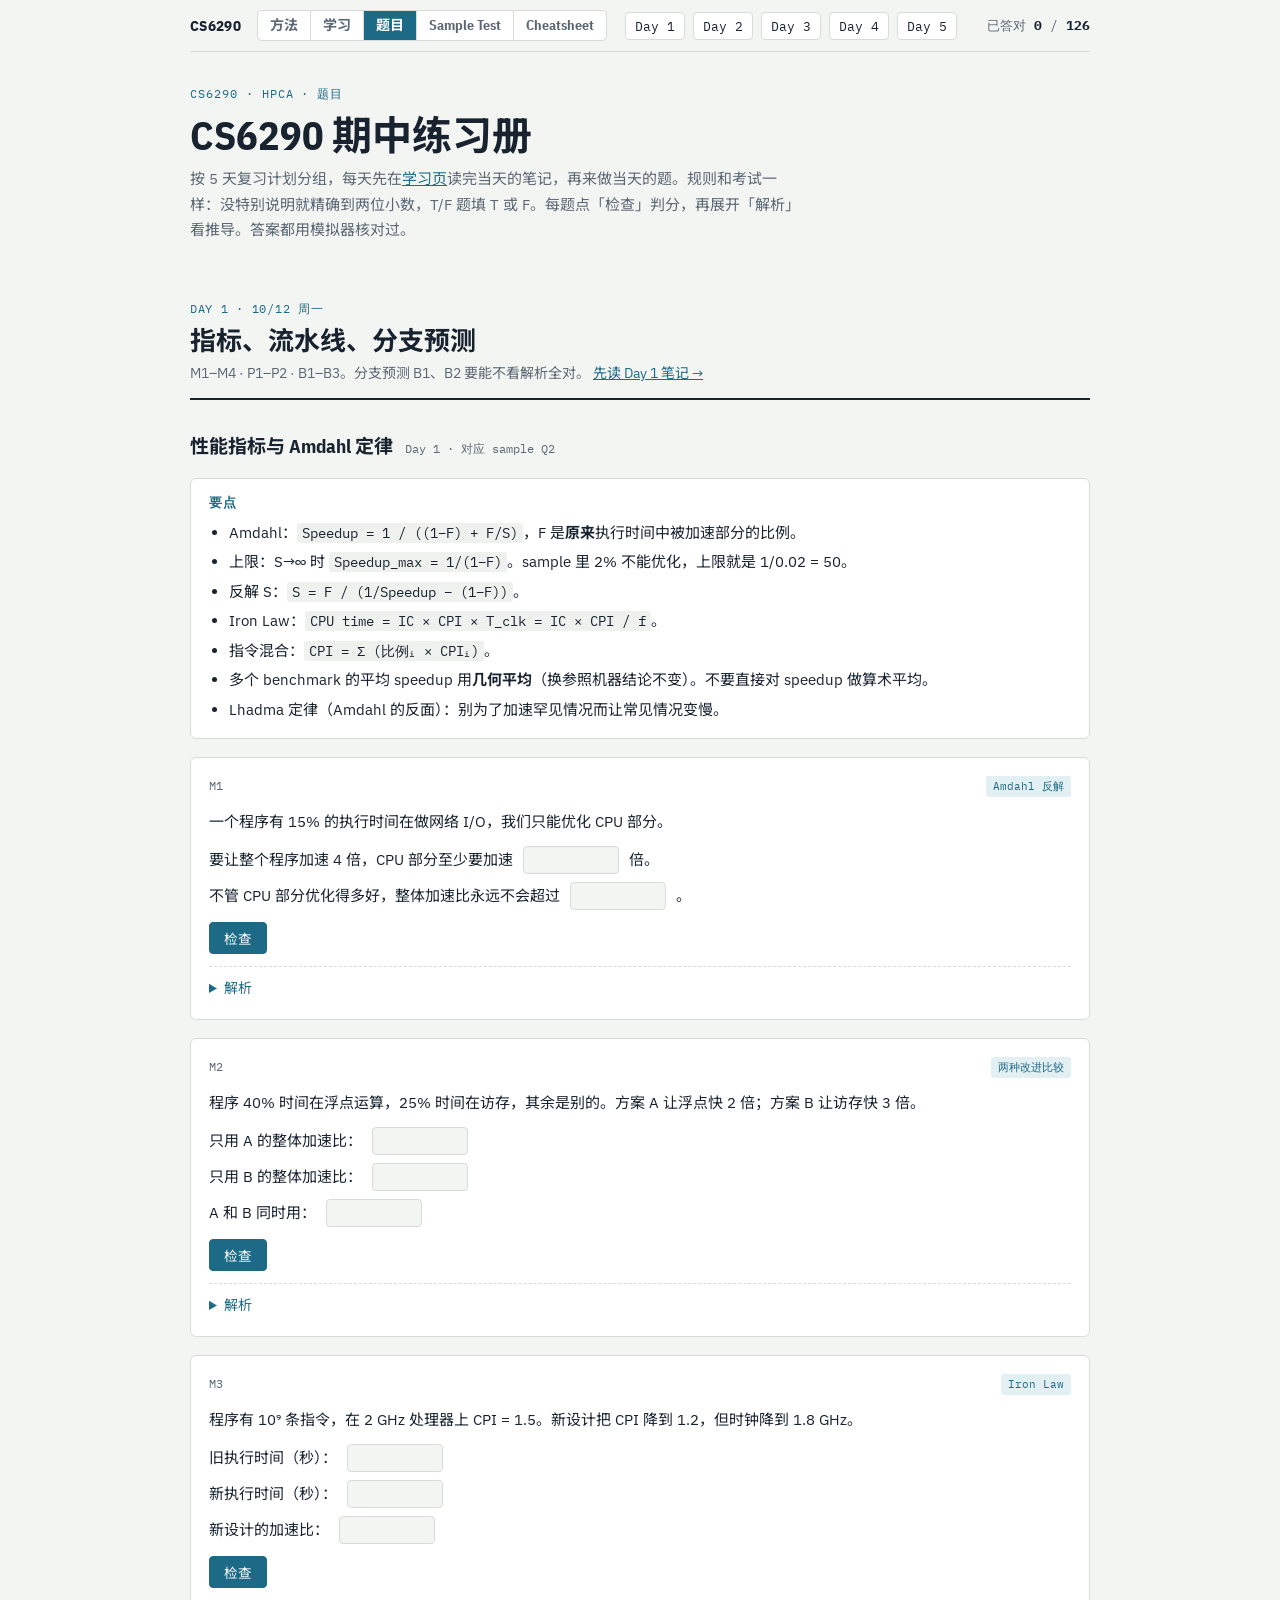
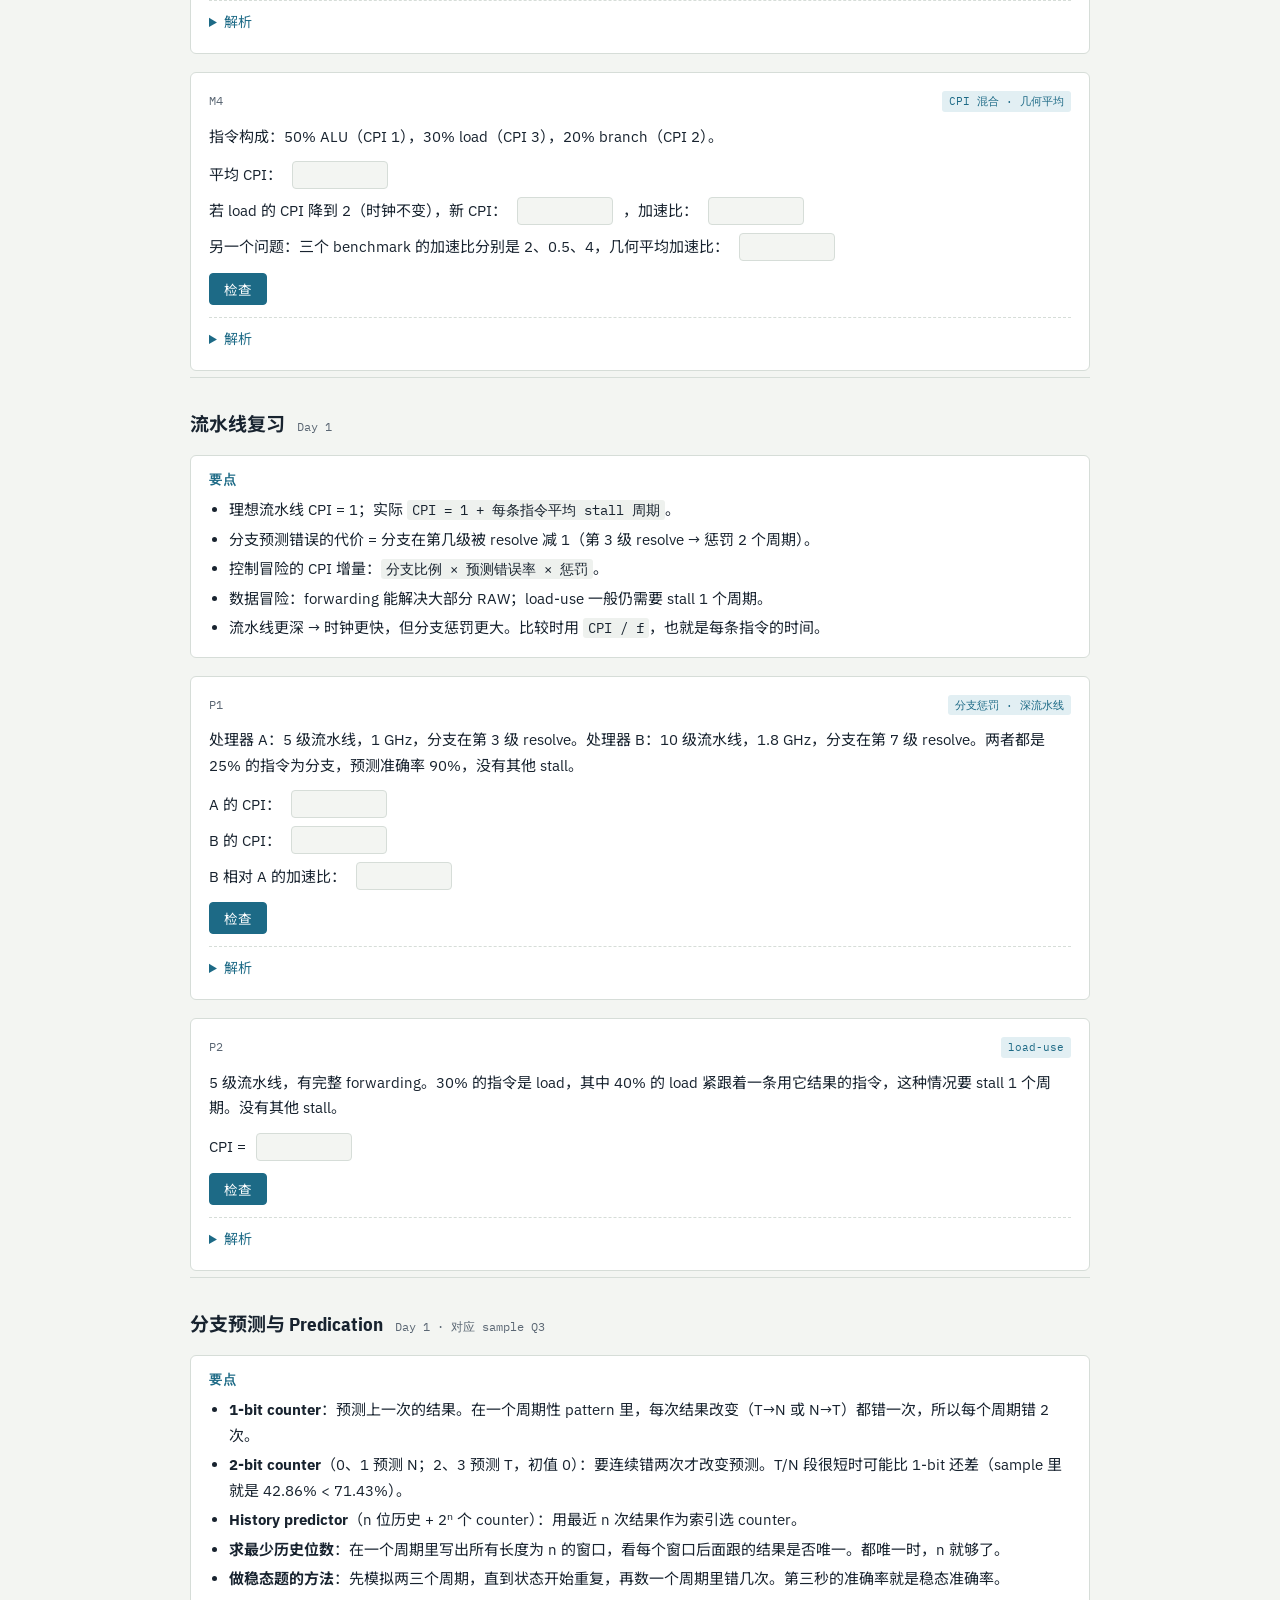
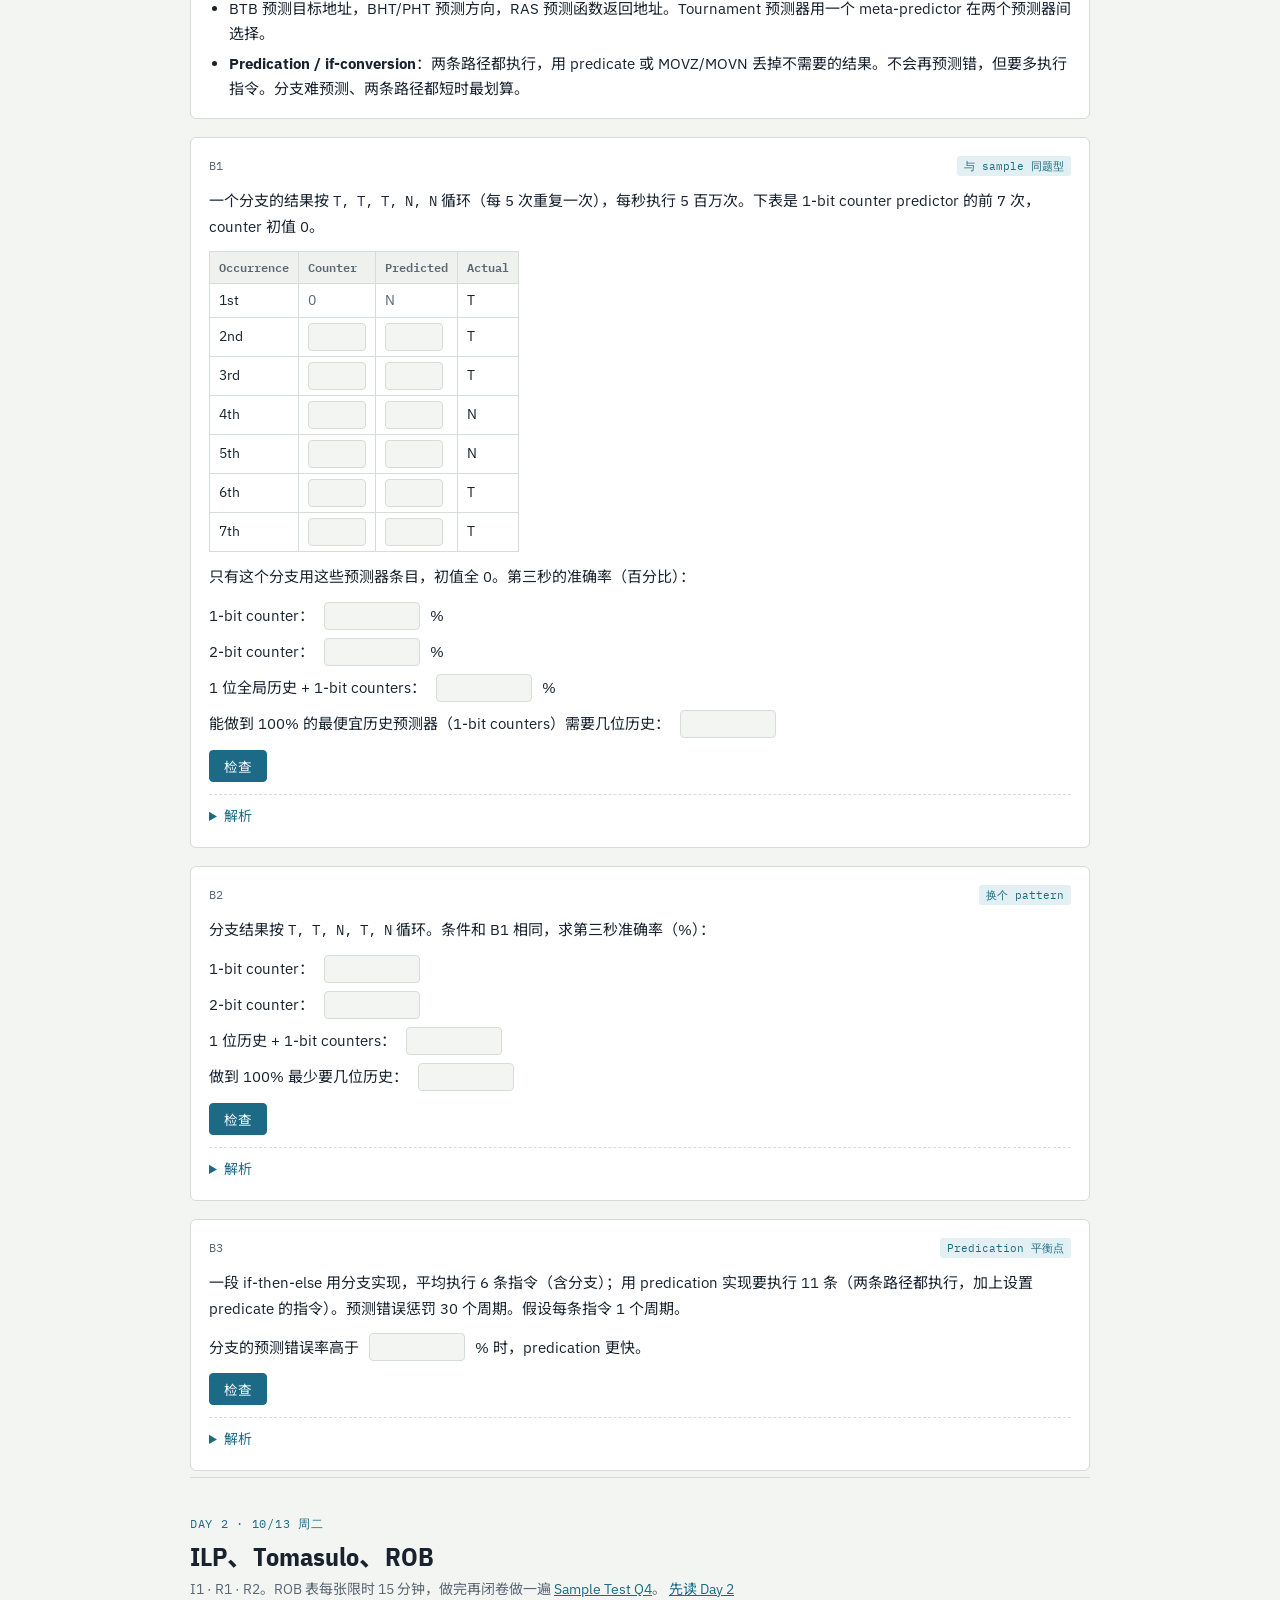
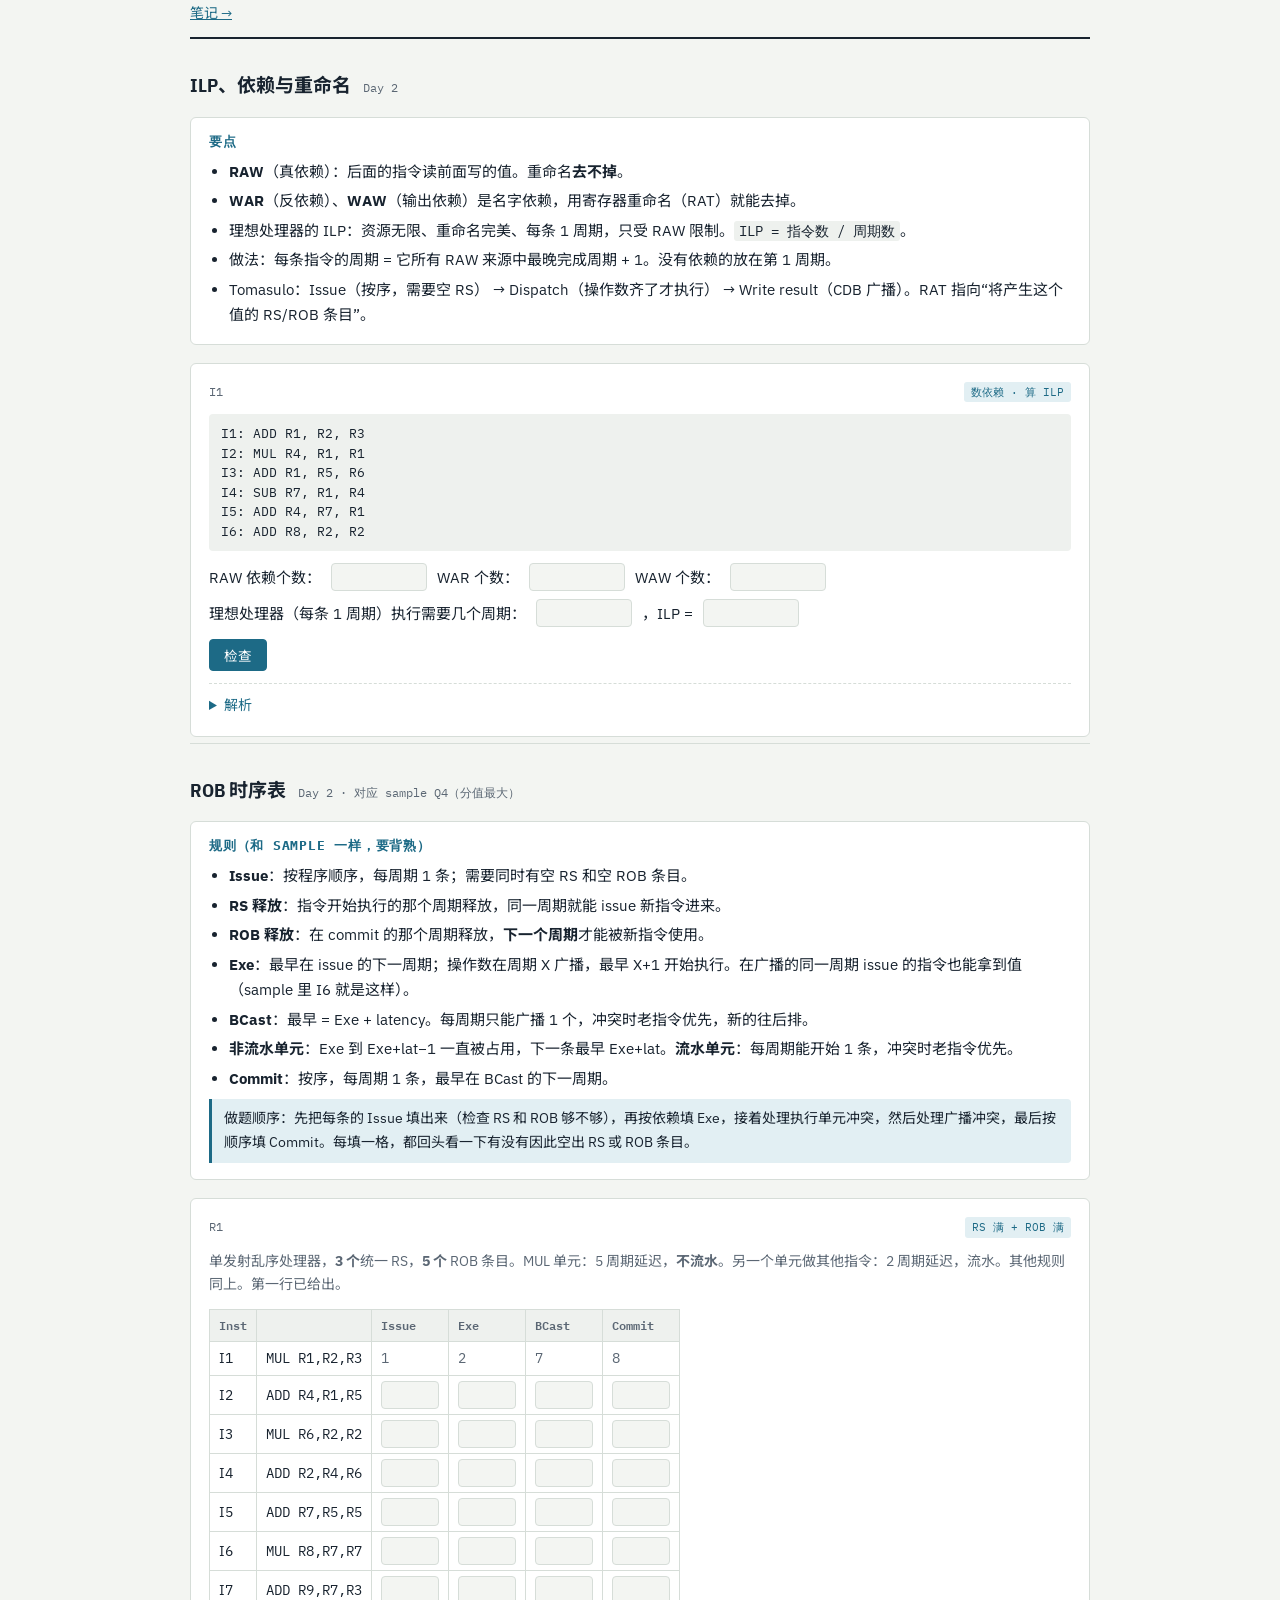
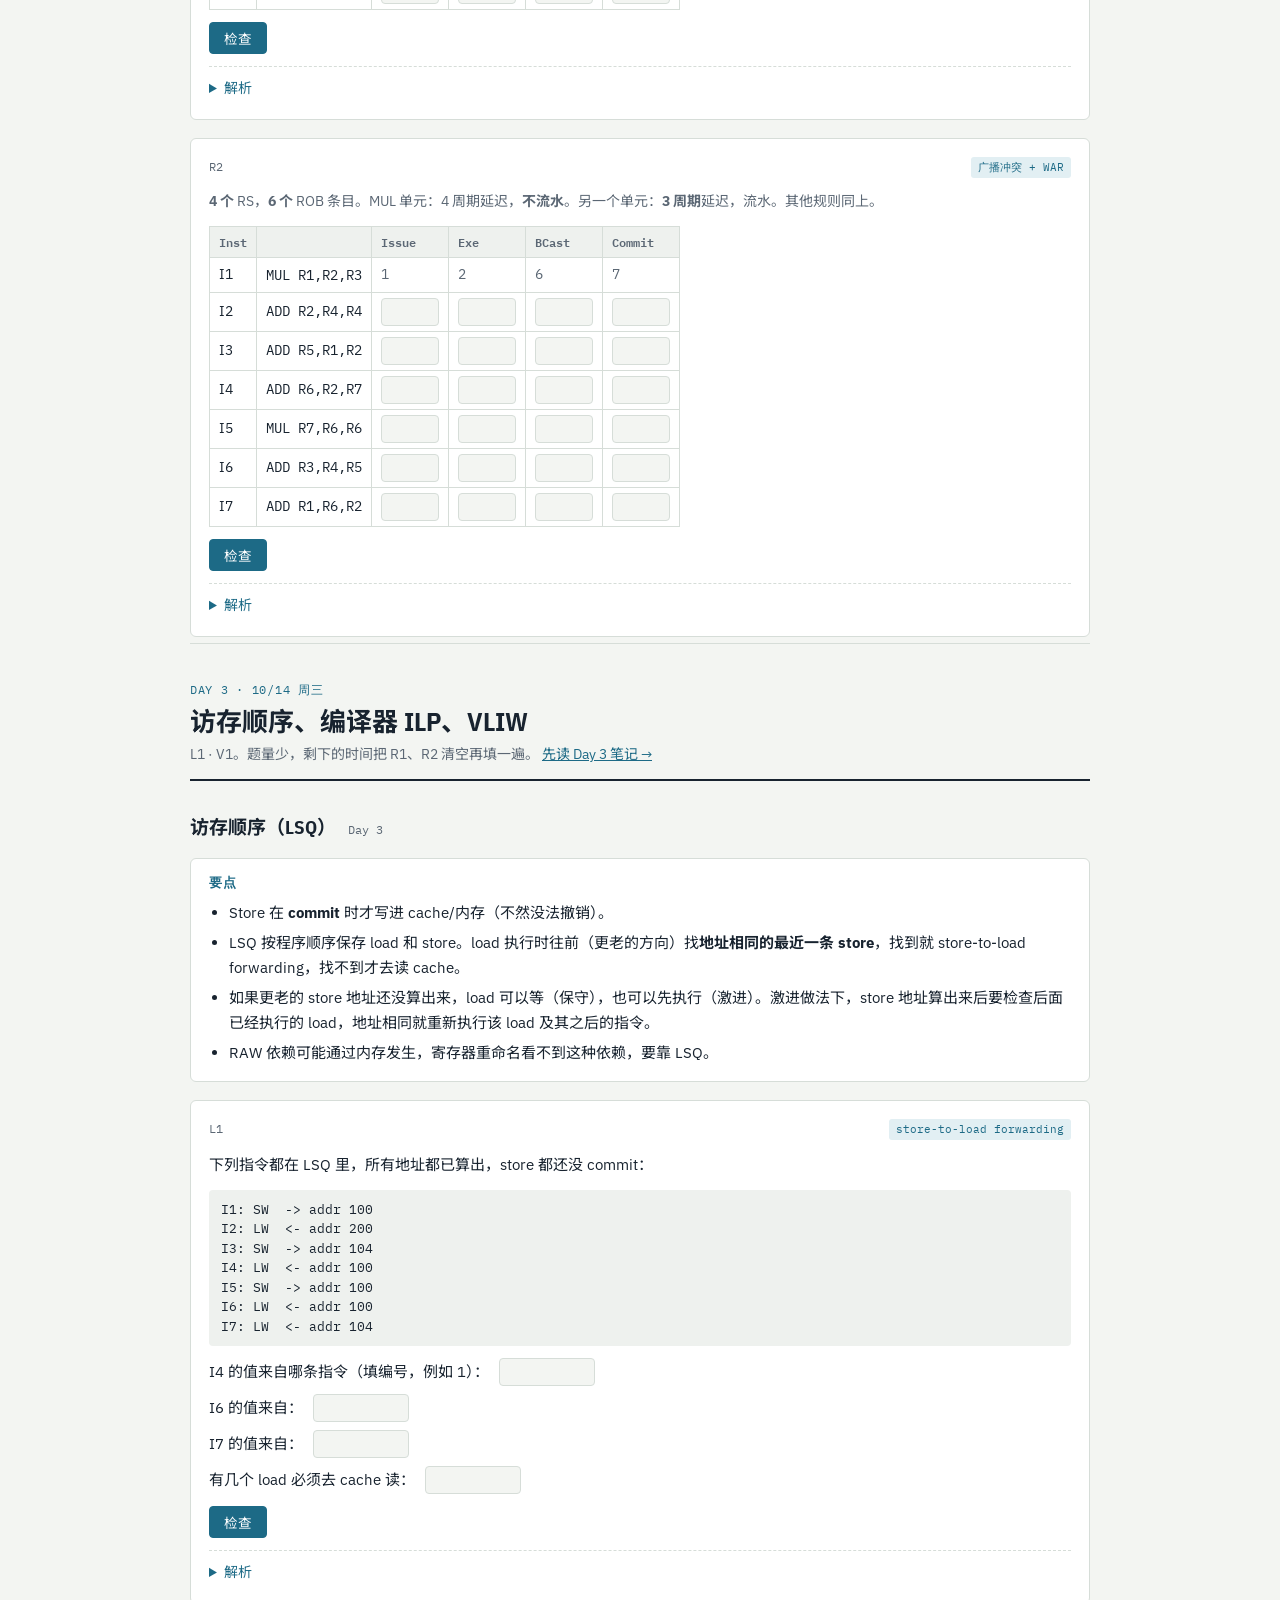
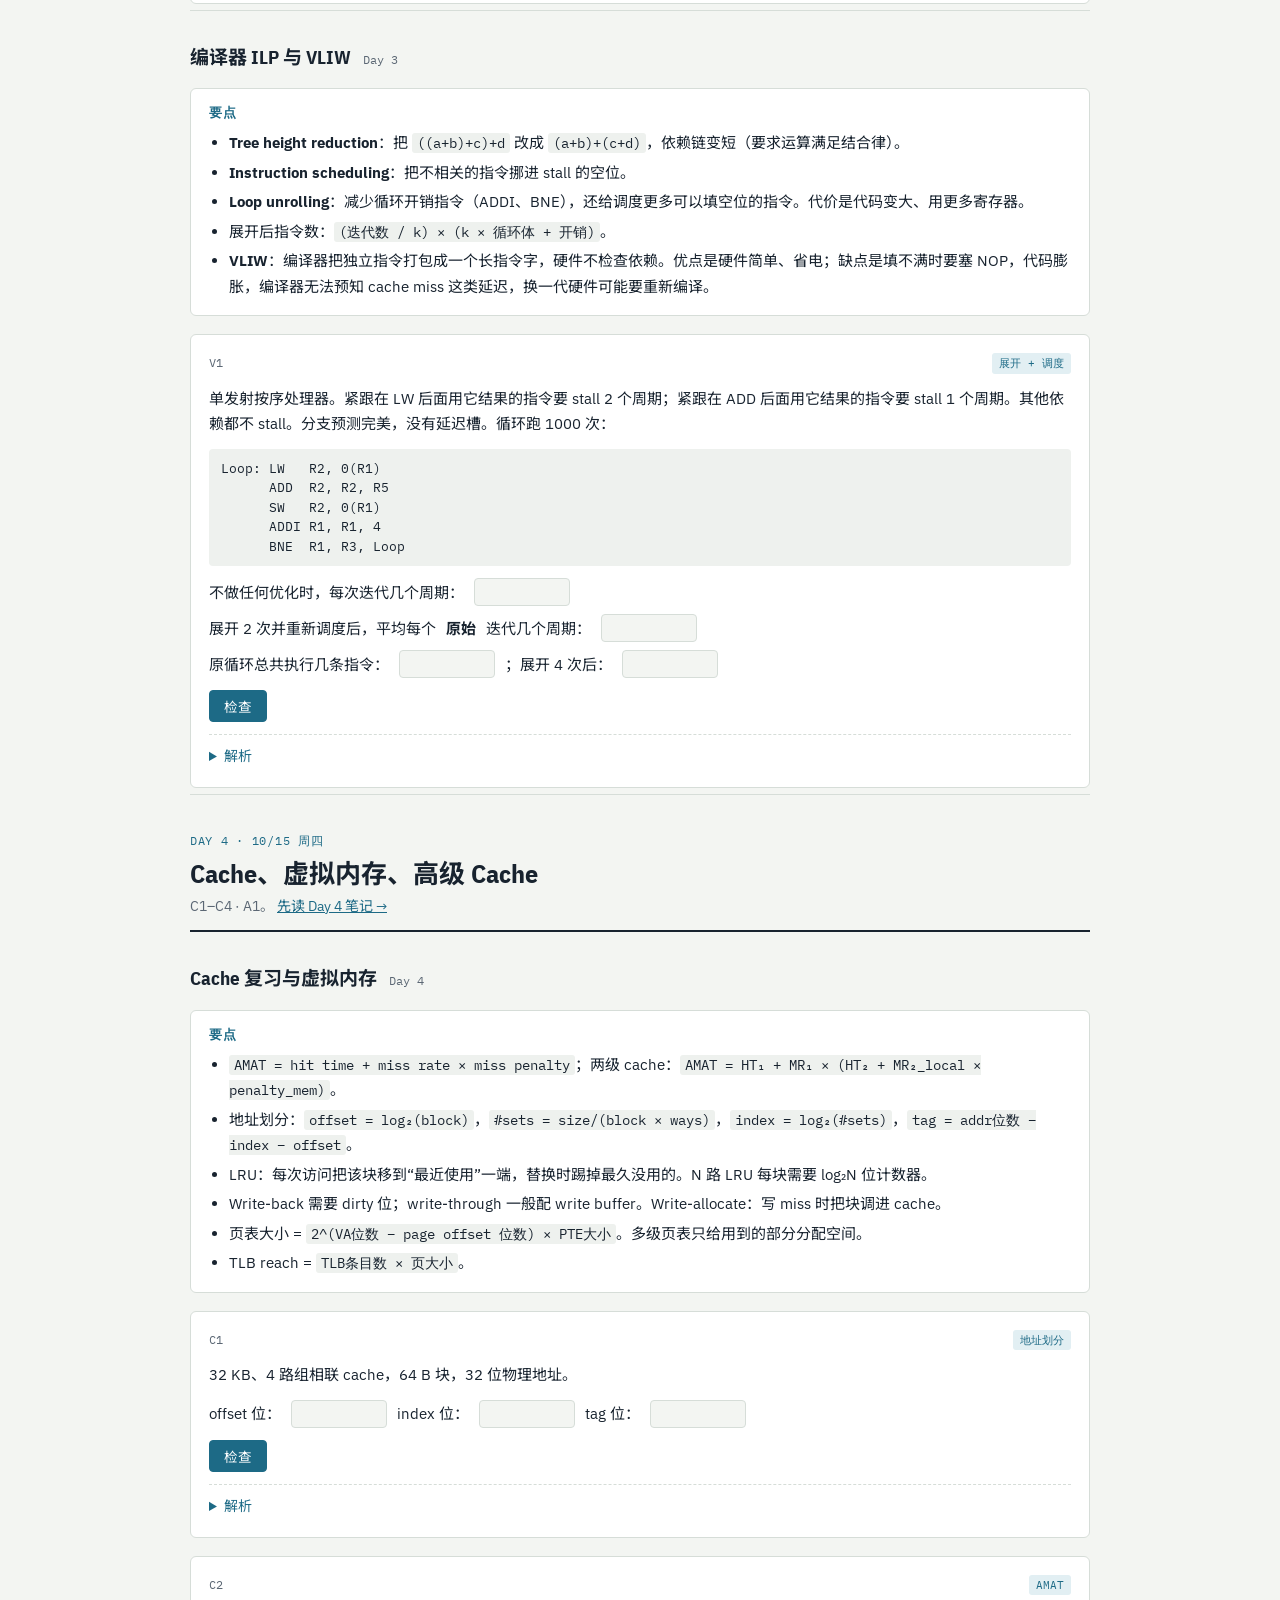
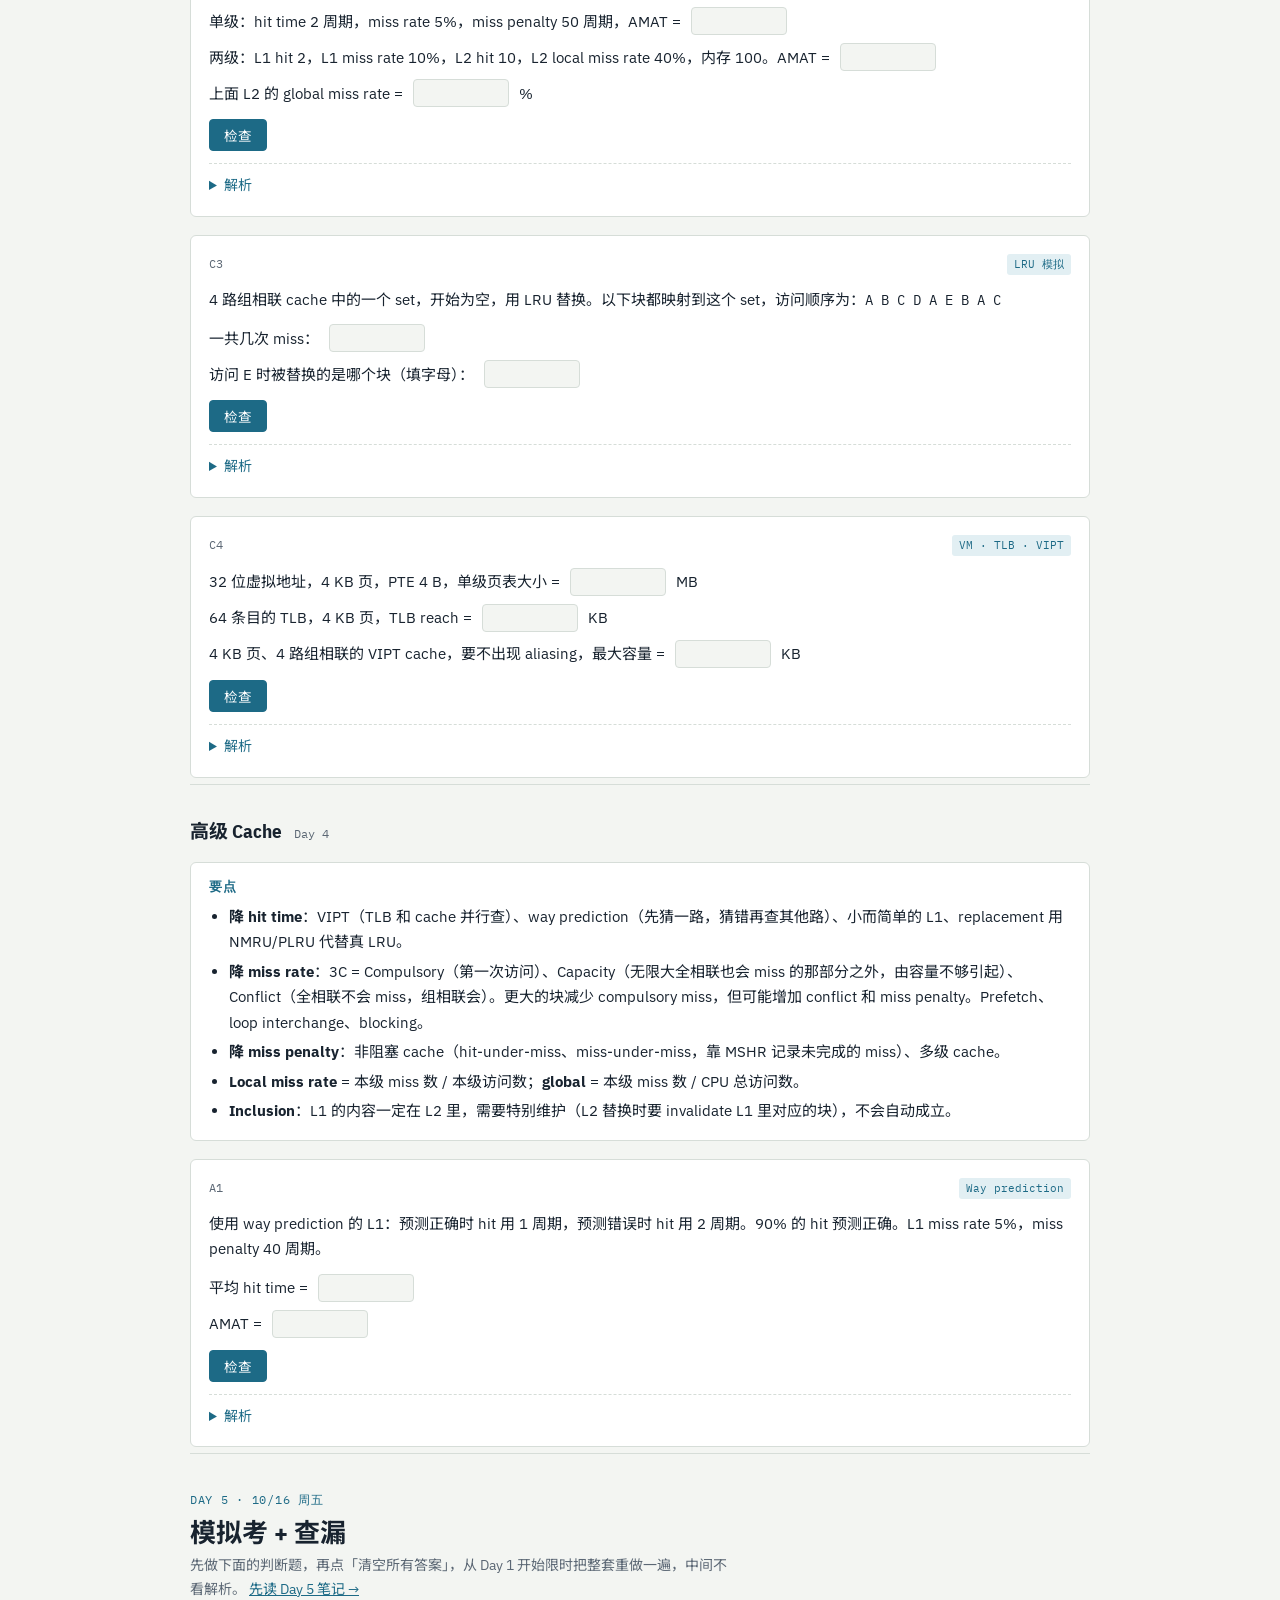
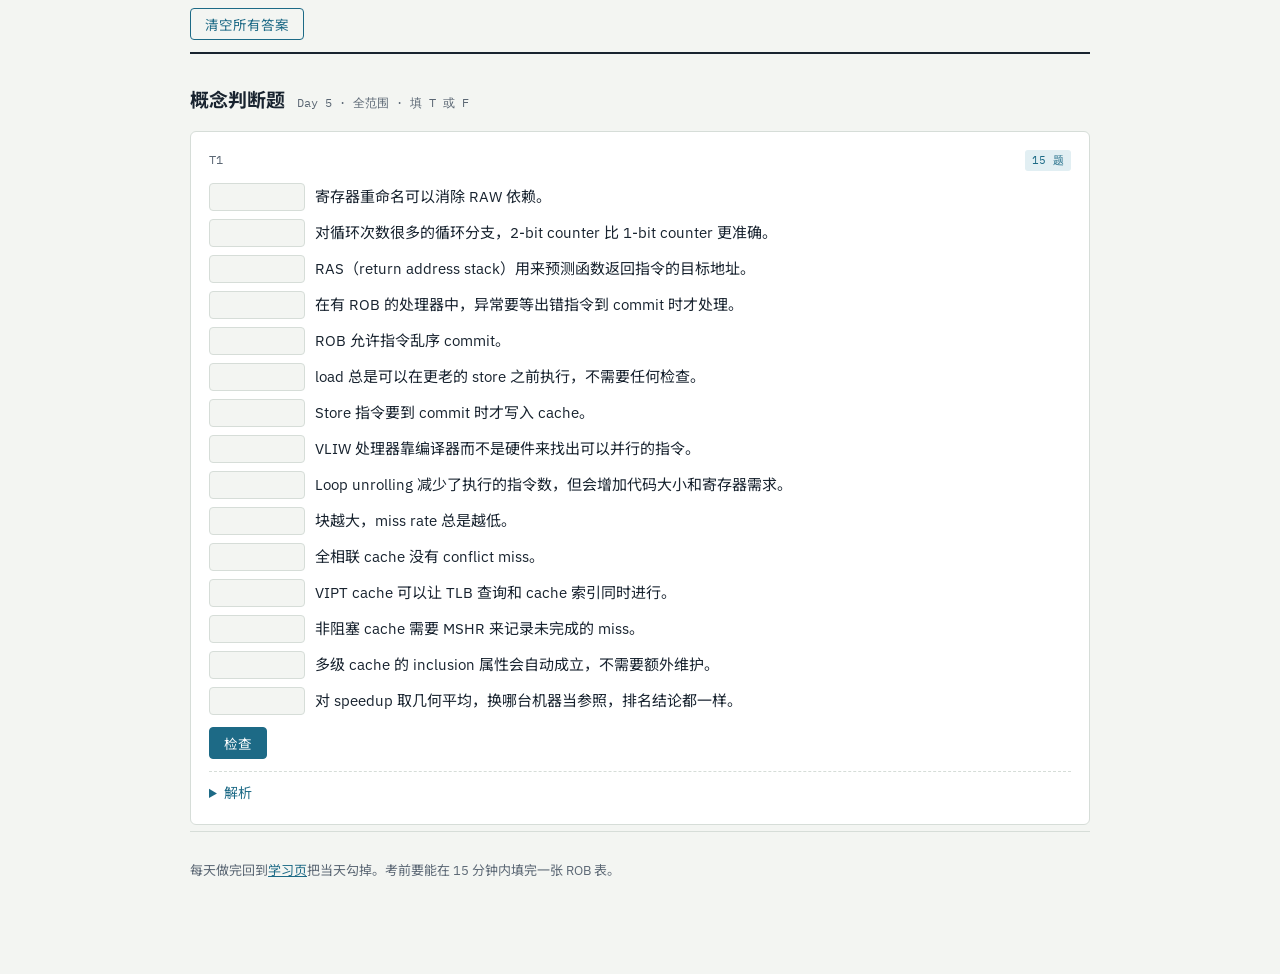
<file: cs6290/questions/index.html>
<!doctype html>
<html lang="zh-CN">
<head>
<meta charset="utf-8">
<meta name="viewport" content="width=device-width, initial-scale=1, viewport-fit=cover">
<meta name="description" content="CS6290 第 1–8 周期中复习：要点速查和可自动判分的练习题。">
<title>CS6290 期中练习册</title>
<link rel="preconnect" href="https://fonts.googleapis.com">
<link rel="stylesheet" href="https://fonts.googleapis.com/css2?family=IBM+Plex+Mono:wght@400;600&family=IBM+Plex+Sans+Condensed:wght@500;700&family=IBM+Plex+Sans:wght@400;600&family=Noto+Sans+SC:wght@400;600;700&display=swap">
<link rel="stylesheet" href="../common.css">
<style>
section.topic{padding-block:34px 6px;border-bottom:1px solid var(--line);display:grid;gap:18px}
.topic-head{display:flex;gap:12px;align-items:baseline;flex-wrap:wrap}
.topic-head h2{font-size:19px;line-height:1.3}
.wk{font-family:var(--mono);font-size:12px;color:var(--muted)}
.notes{background:var(--surface);border:1px solid var(--line);border-radius:6px;padding:16px 18px;display:grid;gap:8px}
.notes h3{color:var(--accent);font-size:13px;font-family:var(--mono);letter-spacing:.06em;text-transform:uppercase}
.notes ul{margin:0;padding-left:20px;display:grid;gap:4px}
.f{font-family:var(--mono);font-size:13.5px;background:var(--code);padding:1px 5px;border-radius:3px}
.q{display:grid;gap:12px;padding:18px;border:1px solid var(--line);border-radius:6px;background:var(--surface)}
.qhead{display:flex;justify-content:space-between;gap:10px;align-items:baseline;flex-wrap:wrap}
.qid{font-family:var(--mono);font-size:12px;color:var(--muted)}
.tag{font-family:var(--mono);font-size:11px;padding:1px 7px;border-radius:3px;background:var(--accent-soft);color:var(--accent)}
.blanks{display:grid;gap:8px}
.blank{display:flex;flex-wrap:wrap;gap:6px 10px;align-items:center}
input.ans{font-family:var(--mono);font-size:14px;width:96px;padding:4px 8px;border:1px solid var(--line);border-radius:4px;background:var(--bg);color:var(--ink)}
input.ans:focus-visible{outline:2px solid var(--accent);outline-offset:1px}
input.ans.ok{border-color:var(--good);background:var(--good-soft)}
input.ans.no{border-color:var(--bad);background:var(--bad-soft)}
.tw{overflow-x:auto}
table{border-collapse:collapse;font-size:14px;font-variant-numeric:tabular-nums}
th,td{border:1px solid var(--line);padding:5px 9px;text-align:left;white-space:nowrap}
th{font-family:var(--mono);font-size:12px;color:var(--muted);font-weight:600;background:var(--code)}
td input.ans{width:58px}
td.given{color:var(--muted)}
code{font-family:var(--mono);font-size:13.5px}
pre{font-family:var(--mono);font-size:13px;background:var(--code);padding:10px 12px;border-radius:4px;overflow-x:auto;margin:0;line-height:1.5}
.actions{display:flex;gap:10px;align-items:center;flex-wrap:wrap}
button{font-family:var(--sans);font-size:13.5px;padding:5px 14px;border-radius:4px;border:1px solid var(--accent);background:var(--accent);color:var(--surface);cursor:pointer}
button.ghost{background:transparent;color:var(--accent)}
button:focus-visible{outline:2px solid var(--ink);outline-offset:2px}
.result{font-family:var(--mono);font-size:13px}
.result.allok{color:var(--good)} .result.some{color:var(--bad)}
details.sol{border-top:1px dashed var(--line);padding-top:10px}
details.sol summary{cursor:pointer;color:var(--accent);font-size:14px}
details.sol .body{display:grid;gap:8px;padding-top:8px}
.rules{font-size:14px;color:var(--muted)}
.callout{border-left:3px solid var(--accent);padding:8px 12px;background:var(--accent-soft);border-radius:0 4px 4px 0;font-size:14px}
section.topic{scroll-margin-top:56px}
.dayhead{padding-block:36px 4px;display:grid;gap:6px;scroll-margin-top:56px}
.dayhead .when{font-family:var(--mono);font-size:12px;color:var(--accent);letter-spacing:.06em;text-transform:uppercase}
.dayhead p{color:var(--muted);font-size:14px;max-width:68ch}
.dayhead a{color:var(--accent)}
.daybar{border-bottom:2px solid var(--ink);padding-bottom:12px}
button.reset{background:transparent;color:var(--accent)}
</style>
</head>
<body>
<div class="wrap">
<nav class="toc" aria-label="按天跳转">
  <a class="home" href="../">CS6290</a><div class="switch" role="group" aria-label="页面"><a href="../method/">方法</a><a href="../notes/">学习</a><a href="./" aria-current="page">题目</a><a href="../sample/">Sample Test</a><a href="../cheatsheet/">Cheatsheet</a></div>
  <a href="#day1">Day 1</a><a href="#day2">Day 2</a><a href="#day3">Day 3</a><a href="#day4">Day 4</a><a href="#day5">Day 5</a>
  <span class="end"><span class="score">已答对 <b id="sc">0</b> / <b id="st">0</b></span></span>
</nav>
<header class="top">
  <div class="eyebrow">CS6290 · HPCA · 题目</div>
  <h1>CS6290 期中练习册</h1>
  <p class="lede">按 5 天复习计划分组，每天先在<a href="../notes/" style="color:var(--accent)">学习页</a>读完当天的笔记，再来做当天的题。规则和考试一样：没特别说明就精确到两位小数，T/F 题填 T 或 F。每题点「检查」判分，再展开「解析」看推导。答案都用模拟器核对过。</p>
</header>

<!-- ============ METRICS ============ -->
<div class="dayhead daybar" id="day1">
  <span class="when">Day 1 · 10/12 周一</span>
  <h2>指标、流水线、分支预测</h2>
  <p>M1–M4 · P1–P2 · B1–B3。分支预测 B1、B2 要能不看解析全对。 <a href="../notes/#d1">先读 Day 1 笔记 →</a></p>
</div>
<section class="topic" id="metrics">
  <div class="topic-head"><h2>性能指标与 Amdahl 定律</h2><span class="wk">Day 1 · 对应 sample Q2</span></div>
  <div class="notes">
    <h3>要点</h3>
    <ul>
      <li>Amdahl：<span class="f">Speedup = 1 / ((1−F) + F/S)</span>，F 是<b>原来</b>执行时间中被加速部分的比例。</li>
      <li>上限：S→∞ 时 <span class="f">Speedup_max = 1/(1−F)</span>。sample 里 2% 不能优化，上限就是 1/0.02 = 50。</li>
      <li>反解 S：<span class="f">S = F / (1/Speedup − (1−F))</span>。</li>
      <li>Iron Law：<span class="f">CPU time = IC × CPI × T_clk = IC × CPI / f</span>。</li>
      <li>指令混合：<span class="f">CPI = Σ (比例ᵢ × CPIᵢ)</span>。</li>
      <li>多个 benchmark 的平均 speedup 用<b>几何平均</b>（换参照机器结论不变）。不要直接对 speedup 做算术平均。</li>
      <li>Lhadma 定律（Amdahl 的反面）：别为了加速罕见情况而让常见情况变慢。</li>
    </ul>
  </div>

  <div class="q" data-q>
    <div class="qhead"><span class="qid">M1</span><span class="tag">Amdahl 反解</span></div>
    <p>一个程序有 15% 的执行时间在做网络 I/O，我们只能优化 CPU 部分。</p>
    <div class="blanks">
      <div class="blank">要让整个程序加速 4 倍，CPU 部分至少要加速 <input class="ans" id="m1a" data-ans="8.5" aria-label="M1 第1空"> 倍。</div>
      <div class="blank">不管 CPU 部分优化得多好，整体加速比永远不会超过 <input class="ans" id="m1b" data-ans="6.6667" aria-label="M1 第2空">。</div>
    </div>
    <div class="actions"><button data-check>检查</button><span class="result"></span></div>
    <details class="sol"><summary>解析</summary><div class="body">
      <p>4 = 1/(0.15 + 0.85/S) → 0.15 + 0.85/S = 0.25 → 0.85/S = 0.10 → <b>S = 8.5</b>。</p>
      <p>上限 1/0.15 = <b>6.67</b>。只要目标加速比 ≥ 6.67，就是无解。</p>
    </div></details>
  </div>

  <div class="q" data-q>
    <div class="qhead"><span class="qid">M2</span><span class="tag">两种改进比较</span></div>
    <p>程序 40% 时间在浮点运算，25% 时间在访存，其余是别的。方案 A 让浮点快 2 倍；方案 B 让访存快 3 倍。</p>
    <div class="blanks">
      <div class="blank">只用 A 的整体加速比：<input class="ans" id="m2a" data-ans="1.25" aria-label="M2 A"></div>
      <div class="blank">只用 B 的整体加速比：<input class="ans" id="m2b" data-ans="1.2" aria-label="M2 B"></div>
      <div class="blank">A 和 B 同时用：<input class="ans" id="m2c" data-ans="1.5789" aria-label="M2 A+B"></div>
    </div>
    <div class="actions"><button data-check>检查</button><span class="result"></span></div>
    <details class="sol"><summary>解析</summary><div class="body">
      <p>A：1/(0.6 + 0.4/2) = 1/0.8 = <b>1.25</b></p>
      <p>B：1/(0.75 + 0.25/3) = 1/0.8333 = <b>1.20</b></p>
      <p>A+B：两部分互不重叠，新时间 = 0.35 + 0.20 + 0.0833 = 0.6333 → <b>1.58</b>。注意不是 1.25×1.2。</p>
    </div></details>
  </div>

  <div class="q" data-q>
    <div class="qhead"><span class="qid">M3</span><span class="tag">Iron Law</span></div>
    <p>程序有 10⁹ 条指令，在 2 GHz 处理器上 CPI = 1.5。新设计把 CPI 降到 1.2，但时钟降到 1.8 GHz。</p>
    <div class="blanks">
      <div class="blank">旧执行时间（秒）：<input class="ans" id="m3a" data-ans="0.75" aria-label="M3 旧时间"></div>
      <div class="blank">新执行时间（秒）：<input class="ans" id="m3b" data-ans="0.6667" aria-label="M3 新时间"></div>
      <div class="blank">新设计的加速比：<input class="ans" id="m3c" data-ans="1.125" aria-label="M3 加速比"></div>
    </div>
    <div class="actions"><button data-check>检查</button><span class="result"></span></div>
    <details class="sol"><summary>解析</summary><div class="body">
      <p>旧：10⁹ × 1.5 / 2×10⁹ = <b>0.75 s</b>；新：10⁹ × 1.2 / 1.8×10⁹ = <b>0.667 s</b>；加速比 0.75/0.6667 = <b>1.125</b>（四舍五入成 1.13 也对）。</p>
    </div></details>
  </div>

  <div class="q" data-q>
    <div class="qhead"><span class="qid">M4</span><span class="tag">CPI 混合 · 几何平均</span></div>
    <p>指令构成：50% ALU（CPI 1），30% load（CPI 3），20% branch（CPI 2）。</p>
    <div class="blanks">
      <div class="blank">平均 CPI：<input class="ans" id="m4a" data-ans="1.8" aria-label="M4 CPI"></div>
      <div class="blank">若 load 的 CPI 降到 2（时钟不变），新 CPI：<input class="ans" id="m4b" data-ans="1.5" aria-label="M4 新CPI">，加速比：<input class="ans" id="m4c" data-ans="1.2" aria-label="M4 加速比"></div>
      <div class="blank">另一个问题：三个 benchmark 的加速比分别是 2、0.5、4，几何平均加速比：<input class="ans" id="m4d" data-ans="1.5874" aria-label="M4 几何平均"></div>
    </div>
    <div class="actions"><button data-check>检查</button><span class="result"></span></div>
    <details class="sol"><summary>解析</summary><div class="body">
      <p>0.5×1 + 0.3×3 + 0.2×2 = <b>1.8</b>；改进后 0.5 + 0.6 + 0.4 = <b>1.5</b>；1.8/1.5 = <b>1.2</b>。</p>
      <p>几何平均 = (2 × 0.5 × 4)^(1/3) = 4^(1/3) = <b>1.59</b>。</p>
    </div></details>
  </div>
</section>

<!-- ============ PIPELINE ============ -->
<section class="topic" id="pipe">
  <div class="topic-head"><h2>流水线复习</h2><span class="wk">Day 1</span></div>
  <div class="notes">
    <h3>要点</h3>
    <ul>
      <li>理想流水线 CPI = 1；实际 <span class="f">CPI = 1 + 每条指令平均 stall 周期</span>。</li>
      <li>分支预测错误的代价 = 分支在第几级被 resolve 减 1（第 3 级 resolve → 惩罚 2 个周期）。</li>
      <li>控制冒险的 CPI 增量：<span class="f">分支比例 × 预测错误率 × 惩罚</span>。</li>
      <li>数据冒险：forwarding 能解决大部分 RAW；load-use 一般仍需要 stall 1 个周期。</li>
      <li>流水线更深 → 时钟更快，但分支惩罚更大。比较时用 <span class="f">CPI / f</span>，也就是每条指令的时间。</li>
    </ul>
  </div>

  <div class="q" data-q>
    <div class="qhead"><span class="qid">P1</span><span class="tag">分支惩罚 · 深流水线</span></div>
    <p>处理器 A：5 级流水线，1 GHz，分支在第 3 级 resolve。处理器 B：10 级流水线，1.8 GHz，分支在第 7 级 resolve。两者都是 25% 的指令为分支，预测准确率 90%，没有其他 stall。</p>
    <div class="blanks">
      <div class="blank">A 的 CPI：<input class="ans" id="p1a" data-ans="1.05" aria-label="P1 A CPI"></div>
      <div class="blank">B 的 CPI：<input class="ans" id="p1b" data-ans="1.15" aria-label="P1 B CPI"></div>
      <div class="blank">B 相对 A 的加速比：<input class="ans" id="p1c" data-ans="1.6435" aria-label="P1 加速比"></div>
    </div>
    <div class="actions"><button data-check>检查</button><span class="result"></span></div>
    <details class="sol"><summary>解析</summary><div class="body">
      <p>A：惩罚 2，CPI = 1 + 0.25×0.1×2 = <b>1.05</b>。B：惩罚 6，CPI = 1 + 0.25×0.1×6 = <b>1.15</b>。</p>
      <p>每条指令时间：A = 1.05 ns，B = 1.15/1.8 = 0.639 ns → 加速比 <b>1.64</b>。</p>
    </div></details>
  </div>

  <div class="q" data-q>
    <div class="qhead"><span class="qid">P2</span><span class="tag">load-use</span></div>
    <p>5 级流水线，有完整 forwarding。30% 的指令是 load，其中 40% 的 load 紧跟着一条用它结果的指令，这种情况要 stall 1 个周期。没有其他 stall。</p>
    <div class="blanks"><div class="blank">CPI = <input class="ans" id="p2a" data-ans="1.12" aria-label="P2 CPI"></div></div>
    <div class="actions"><button data-check>检查</button><span class="result"></span></div>
    <details class="sol"><summary>解析</summary><div class="body"><p>1 + 0.3 × 0.4 × 1 = <b>1.12</b></p></div></details>
  </div>
</section>

<!-- ============ BRANCH PREDICTION ============ -->
<section class="topic" id="bp">
  <div class="topic-head"><h2>分支预测与 Predication</h2><span class="wk">Day 1 · 对应 sample Q3</span></div>
  <div class="notes">
    <h3>要点</h3>
    <ul>
      <li><b>1-bit counter</b>：预测上一次的结果。在一个周期性 pattern 里，每次结果改变（T→N 或 N→T）都错一次，所以每个周期错 2 次。</li>
      <li><b>2-bit counter</b>（0、1 预测 N；2、3 预测 T，初值 0）：要连续错两次才改变预测。T/N 段很短时可能比 1-bit 还差（sample 里就是 42.86% &lt; 71.43%）。</li>
      <li><b>History predictor</b>（n 位历史 + 2ⁿ 个 counter）：用最近 n 次结果作为索引选 counter。</li>
      <li><b>求最少历史位数</b>：在一个周期里写出所有长度为 n 的窗口，看每个窗口后面跟的结果是否唯一。都唯一时，n 就够了。</li>
      <li><b>做稳态题的方法</b>：先模拟两三个周期，直到状态开始重复，再数一个周期里错几次。第三秒的准确率就是稳态准确率。</li>
      <li>BTB 预测目标地址，BHT/PHT 预测方向，RAS 预测函数返回地址。Tournament 预测器用一个 meta-predictor 在两个预测器间选择。</li>
      <li><b>Predication / if-conversion</b>：两条路径都执行，用 predicate 或 MOVZ/MOVN 丢掉不需要的结果。不会再预测错，但要多执行指令。分支难预测、两条路径都短时最划算。</li>
    </ul>
  </div>

  <div class="q" data-q>
    <div class="qhead"><span class="qid">B1</span><span class="tag">与 sample 同题型</span></div>
    <p>一个分支的结果按 <span class="mono">T, T, T, N, N</span> 循环（每 5 次重复一次），每秒执行 5 百万次。下表是 1-bit counter predictor 的前 7 次，counter 初值 0。</p>
    <div class="tw"><table>
      <thead><tr><th>Occurrence</th><th>Counter</th><th>Predicted</th><th>Actual</th></tr></thead>
      <tbody>
        <tr><td>1st</td><td class="given">0</td><td class="given">N</td><td>T</td></tr>
        <tr><td>2nd</td><td><input class="ans" id="b1c2" data-ans="1" aria-label="2nd counter"></td><td><input class="ans" id="b1p2" data-ans="T" aria-label="2nd pred"></td><td>T</td></tr>
        <tr><td>3rd</td><td><input class="ans" id="b1c3" data-ans="1" aria-label="3rd counter"></td><td><input class="ans" id="b1p3" data-ans="T" aria-label="3rd pred"></td><td>T</td></tr>
        <tr><td>4th</td><td><input class="ans" id="b1c4" data-ans="1" aria-label="4th counter"></td><td><input class="ans" id="b1p4" data-ans="T" aria-label="4th pred"></td><td>N</td></tr>
        <tr><td>5th</td><td><input class="ans" id="b1c5" data-ans="0" aria-label="5th counter"></td><td><input class="ans" id="b1p5" data-ans="N" aria-label="5th pred"></td><td>N</td></tr>
        <tr><td>6th</td><td><input class="ans" id="b1c6" data-ans="0" aria-label="6th counter"></td><td><input class="ans" id="b1p6" data-ans="N" aria-label="6th pred"></td><td>T</td></tr>
        <tr><td>7th</td><td><input class="ans" id="b1c7" data-ans="1" aria-label="7th counter"></td><td><input class="ans" id="b1p7" data-ans="T" aria-label="7th pred"></td><td>T</td></tr>
      </tbody>
    </table></div>
    <p>只有这个分支用这些预测器条目，初值全 0。第三秒的准确率（百分比）：</p>
    <div class="blanks">
      <div class="blank">1-bit counter：<input class="ans" id="b1a" data-ans="60" aria-label="1-bit"> %</div>
      <div class="blank">2-bit counter：<input class="ans" id="b1b" data-ans="40" aria-label="2-bit"> %</div>
      <div class="blank">1 位全局历史 + 1-bit counters：<input class="ans" id="b1c" data-ans="20" aria-label="1-bit history"> %</div>
      <div class="blank">能做到 100% 的最便宜历史预测器（1-bit counters）需要几位历史：<input class="ans" id="b1d" data-ans="3" aria-label="history bits"></div>
    </div>
    <div class="actions"><button data-check>检查</button><span class="result"></span></div>
    <details class="sol"><summary>解析</summary><div class="body">
      <p><b>1-bit</b>：每个周期 T→N 和 N→T 各错一次，5 次中错 2 次 → <b>60%</b>。</p>
      <p><b>2-bit</b> 稳态：每个周期开始时 counter = 1。</p>
<pre>actual : T  T  T  N  N
counter: 1  2  3  3  2   → 下周期又从 1 开始
pred   : N  T  T  T  T
correct: ✗  ✓  ✓  ✗  ✗   → 2/5 = 40%</pre>
      <p><b>1 位历史</b>：两个 counter，按上一次结果选。</p>
<pre>上次=T 后面跟着：T, T, N   (counter 每次被改成刚才的结果)
上次=N 后面跟着：N, T
稳态序列（实际 / 用的 ctr / 预测）：
 T  (上次N, ctrN=N) 预测 N ✗
 T  (上次T, ctrT=N) 预测 N ✗   ← ctrT 上次被第 4 个结果改成 N
 T  (上次T, ctrT=T) 预测 T ✓
 N  (上次T, ctrT=T) 预测 T ✗
 N  (上次N, ctrN=T) 预测 T ✗   ← ctrN 上次被第 1 个结果改成 T
→ 1/5 = 20%</pre>
      <p><b>最少历史位</b>：2 位时 TT 后面有时是 T、有时是 N，冲突。3 位窗口：TTT→N，TTN→N，TNN→T，NNT→T，NTT→T，全部唯一 → <b>3</b>。</p>
    </div></details>
  </div>

  <div class="q" data-q>
    <div class="qhead"><span class="qid">B2</span><span class="tag">换个 pattern</span></div>
    <p>分支结果按 <span class="mono">T, T, N, T, N</span> 循环。条件和 B1 相同，求第三秒准确率（%）：</p>
    <div class="blanks">
      <div class="blank">1-bit counter：<input class="ans" id="b2a" data-ans="20" aria-label="B2 1-bit"></div>
      <div class="blank">2-bit counter：<input class="ans" id="b2b" data-ans="60" aria-label="B2 2-bit"></div>
      <div class="blank">1 位历史 + 1-bit counters：<input class="ans" id="b2c" data-ans="60" aria-label="B2 hist1"></div>
      <div class="blank">做到 100% 最少要几位历史：<input class="ans" id="b2d" data-ans="4" aria-label="B2 bits"></div>
    </div>
    <div class="actions"><button data-check>检查</button><span class="result"></span></div>
    <details class="sol"><summary>解析</summary><div class="body">
      <p><b>1-bit</b>：一个周期里结果变化了 4 次（T→N、N→T、T→N、N→T，最后的 N 到下周期开头的 T 也算），所以 5 次只对 1 次 → <b>20%</b>。</p>
      <p><b>2-bit</b> 稳态：counter 在 2、3 之间来回，一直预测 T，T 占 3/5 → <b>60%</b>。</p>
<pre>actual : T  T  N  T  N
counter: 2  3  3  2  3   (→ 下周期从 2 开始)
pred   : T  T  T  T  T   → 3/5</pre>
      <p><b>1 位历史</b>：上次=N 时，下一次总是 T（N 后面只跟 T）→ 2 次全对。上次=T 时，后面依次是 T、N、N，ctrT 预测上一次的值 → 稳态里对 1 次。共 3/5 = <b>60%</b>。</p>
      <p><b>最少历史位</b>：3 位时 TNT 后面有时是 N（第 2–4 个位置），有时是 T（第 4、5、1 个位置），冲突。4 位窗口 TTNT→N，TNTN→T，NTNT→T，TNTT→N，NTTN→T 全部唯一 → <b>4</b>。</p>
    </div></details>
  </div>

  <div class="q" data-q>
    <div class="qhead"><span class="qid">B3</span><span class="tag">Predication 平衡点</span></div>
    <p>一段 if-then-else 用分支实现，平均执行 6 条指令（含分支）；用 predication 实现要执行 11 条（两条路径都执行，加上设置 predicate 的指令）。预测错误惩罚 30 个周期。假设每条指令 1 个周期。</p>
    <div class="blanks">
      <div class="blank">分支的预测错误率高于 <input class="ans" id="b3a" data-ans="16.6667" aria-label="B3 break-even"> % 时，predication 更快。</div>
    </div>
    <div class="actions"><button data-check>检查</button><span class="result"></span></div>
    <details class="sol"><summary>解析</summary><div class="body"><p>6 + 30p = 11 → p = 5/30 = <b>16.67%</b>（相当于准确率 83.33%）。</p></div></details>
  </div>
</section>

<!-- ============ ILP ============ -->
<div class="dayhead daybar" id="day2">
  <span class="when">Day 2 · 10/13 周二</span>
  <h2>ILP、Tomasulo、ROB</h2>
  <p>I1 · R1 · R2。ROB 表每张限时 15 分钟，做完再闭卷做一遍 <a href="../sample/#q4">Sample Test Q4</a>。 <a href="../notes/#d2">先读 Day 2 笔记 →</a></p>
</div>
<section class="topic" id="ilp">
  <div class="topic-head"><h2>ILP、依赖与重命名</h2><span class="wk">Day 2</span></div>
  <div class="notes">
    <h3>要点</h3>
    <ul>
      <li><b>RAW</b>（真依赖）：后面的指令读前面写的值。重命名<b>去不掉</b>。</li>
      <li><b>WAR</b>（反依赖）、<b>WAW</b>（输出依赖）是名字依赖，用寄存器重命名（RAT）就能去掉。</li>
      <li>理想处理器的 ILP：资源无限、重命名完美、每条 1 周期，只受 RAW 限制。<span class="f">ILP = 指令数 / 周期数</span>。</li>
      <li>做法：每条指令的周期 = 它所有 RAW 来源中最晚完成周期 + 1。没有依赖的放在第 1 周期。</li>
      <li>Tomasulo：Issue（按序，需要空 RS） → Dispatch（操作数齐了才执行） → Write result（CDB 广播）。RAT 指向“将产生这个值的 RS/ROB 条目”。</li>
    </ul>
  </div>

  <div class="q" data-q>
    <div class="qhead"><span class="qid">I1</span><span class="tag">数依赖 · 算 ILP</span></div>
<pre>I1: ADD R1, R2, R3
I2: MUL R4, R1, R1
I3: ADD R1, R5, R6
I4: SUB R7, R1, R4
I5: ADD R4, R7, R1
I6: ADD R8, R2, R2</pre>
    <div class="blanks">
      <div class="blank">RAW 依赖个数：<input class="ans" id="i1a" data-ans="5" aria-label="RAW"> WAR 个数：<input class="ans" id="i1b" data-ans="2" aria-label="WAR"> WAW 个数：<input class="ans" id="i1c" data-ans="2" aria-label="WAW"></div>
      <div class="blank">理想处理器（每条 1 周期）执行需要几个周期：<input class="ans" id="i1d" data-ans="4" aria-label="cycles">，ILP = <input class="ans" id="i1e" data-ans="1.5" aria-label="ILP"></div>
    </div>
    <div class="actions"><button data-check>检查</button><span class="result"></span></div>
    <details class="sol"><summary>解析</summary><div class="body">
      <p>RAW：I1→I2 (R1)，I2→I4 (R4)，I3→I4 (R1)，I3→I5 (R1)，I4→I5 (R7) = <b>5</b>。注意 I4 读的 R1 来自 I3，不是 I1。</p>
      <p>WAR：I2 读 R1 → I3 写 R1；I4 读 R4 → I5 写 R4 = <b>2</b>。WAW：I1/I3 (R1)，I2/I5 (R4) = <b>2</b>。</p>
<pre>周期1: I1, I3, I6
周期2: I2        (等 I1)
周期3: I4        (等 I2, I3)
周期4: I5        (等 I4)</pre>
      <p>6 条 / 4 周期 = <b>1.5</b>。</p>
    </div></details>
  </div>
</section>

<!-- ============ ROB ============ -->
<section class="topic" id="rob">
  <div class="topic-head"><h2>ROB 时序表</h2><span class="wk">Day 2 · 对应 sample Q4（分值最大）</span></div>
  <div class="notes">
    <h3>规则（和 sample 一样，要背熟）</h3>
    <ul>
      <li><b>Issue</b>：按程序顺序，每周期 1 条；需要同时有空 RS 和空 ROB 条目。</li>
      <li><b>RS 释放</b>：指令开始执行的那个周期释放，同一周期就能 issue 新指令进来。</li>
      <li><b>ROB 释放</b>：在 commit 的那个周期释放，<b>下一个周期</b>才能被新指令使用。</li>
      <li><b>Exe</b>：最早在 issue 的下一周期；操作数在周期 X 广播，最早 X+1 开始执行。在广播的同一周期 issue 的指令也能拿到值（sample 里 I6 就是这样）。</li>
      <li><b>BCast</b>：最早 = Exe + latency。每周期只能广播 1 个，冲突时老指令优先，新的往后排。</li>
      <li><b>非流水单元</b>：Exe 到 Exe+lat−1 一直被占用，下一条最早 Exe+lat。<b>流水单元</b>：每周期能开始 1 条，冲突时老指令优先。</li>
      <li><b>Commit</b>：按序，每周期 1 条，最早在 BCast 的下一周期。</li>
    </ul>
    <div class="callout">做题顺序：先把每条的 Issue 填出来（检查 RS 和 ROB 够不够），再按依赖填 Exe，接着处理执行单元冲突，然后处理广播冲突，最后按顺序填 Commit。每填一格，都回头看一下有没有因此空出 RS 或 ROB 条目。</div>
  </div>

  <div class="q" data-q>
    <div class="qhead"><span class="qid">R1</span><span class="tag">RS 满 + ROB 满</span></div>
    <p class="rules">单发射乱序处理器，<b>3 个</b>统一 RS，<b>5 个</b> ROB 条目。MUL 单元：5 周期延迟，<b>不流水</b>。另一个单元做其他指令：2 周期延迟，流水。其他规则同上。第一行已给出。</p>
    <div class="tw"><table>
      <thead><tr><th>Inst</th><th></th><th>Issue</th><th>Exe</th><th>BCast</th><th>Commit</th></tr></thead>
      <tbody>
        <tr><td>I1</td><td class="mono">MUL R1,R2,R3</td><td class="given">1</td><td class="given">2</td><td class="given">7</td><td class="given">8</td></tr>
        <tr><td>I2</td><td class="mono">ADD R4,R1,R5</td><td><input class="ans" id="r1_2i" data-ans="2" aria-label="I2 issue"></td><td><input class="ans" id="r1_2e" data-ans="8" aria-label="I2 exe"></td><td><input class="ans" id="r1_2b" data-ans="10" aria-label="I2 bcast"></td><td><input class="ans" id="r1_2c" data-ans="11" aria-label="I2 commit"></td></tr>
        <tr><td>I3</td><td class="mono">MUL R6,R2,R2</td><td><input class="ans" id="r1_3i" data-ans="3" aria-label="I3 issue"></td><td><input class="ans" id="r1_3e" data-ans="7" aria-label="I3 exe"></td><td><input class="ans" id="r1_3b" data-ans="12" aria-label="I3 bcast"></td><td><input class="ans" id="r1_3c" data-ans="13" aria-label="I3 commit"></td></tr>
        <tr><td>I4</td><td class="mono">ADD R2,R4,R6</td><td><input class="ans" id="r1_4i" data-ans="4" aria-label="I4 issue"></td><td><input class="ans" id="r1_4e" data-ans="13" aria-label="I4 exe"></td><td><input class="ans" id="r1_4b" data-ans="15" aria-label="I4 bcast"></td><td><input class="ans" id="r1_4c" data-ans="16" aria-label="I4 commit"></td></tr>
        <tr><td>I5</td><td class="mono">ADD R7,R5,R5</td><td><input class="ans" id="r1_5i" data-ans="7" aria-label="I5 issue"></td><td><input class="ans" id="r1_5e" data-ans="9" aria-label="I5 exe"></td><td><input class="ans" id="r1_5b" data-ans="11" aria-label="I5 bcast"></td><td><input class="ans" id="r1_5c" data-ans="17" aria-label="I5 commit"></td></tr>
        <tr><td>I6</td><td class="mono">MUL R8,R7,R7</td><td><input class="ans" id="r1_6i" data-ans="9" aria-label="I6 issue"></td><td><input class="ans" id="r1_6e" data-ans="12" aria-label="I6 exe"></td><td><input class="ans" id="r1_6b" data-ans="17" aria-label="I6 bcast"></td><td><input class="ans" id="r1_6c" data-ans="18" aria-label="I6 commit"></td></tr>
        <tr><td>I7</td><td class="mono">ADD R9,R7,R3</td><td><input class="ans" id="r1_7i" data-ans="12" aria-label="I7 issue"></td><td><input class="ans" id="r1_7e" data-ans="14" aria-label="I7 exe"></td><td><input class="ans" id="r1_7b" data-ans="16" aria-label="I7 bcast"></td><td><input class="ans" id="r1_7c" data-ans="19" aria-label="I7 commit"></td></tr>
      </tbody>
    </table></div>
    <div class="actions"><button data-check>检查</button><span class="result"></span></div>
    <details class="sol"><summary>解析</summary><div class="body">
      <p><b>I2</b>：等 I1 的 R1（第 7 周期广播）→ Exe 8，BCast 10，Commit 11。</p>
      <p><b>I3</b>：第 4 周期操作数就齐了，但 MUL 单元第 2–6 周期被 I1 占着 → Exe 7（第 7–11 周期），BCast 12，Commit 13。</p>
      <p><b>I4</b>：Issue 4，此时 3 个 RS 被 I2、I3、I4 占满。等 I3 的 R6（12）→ Exe 13，BCast 15，Commit 16。</p>
      <p><b>I5</b>：RS 满，第 5、6 周期不能 issue。第 7 周期 I3 开始执行、释放 RS → Issue 7。第 8 周期 ADD 单元被更老的 I2 用了 → Exe 9，BCast 11。Commit 要排在 I4 后面 → 17。</p>
      <p><b>I6</b>：第 8 周期 RS 有空（I2 在第 8 周期开始执行），但 ROB 里还有 I1–I5 五条（I1 在第 8 周期 commit，第 9 周期才能复用）→ Issue 9。等 R7（11），MUL 单元第 12 周期才空 → Exe 12，BCast 17，Commit 18。</p>
      <p><b>I7</b>：ROB 一直满着，直到 I2 在第 11 周期 commit，所以第 12 周期才能 issue。R7 已经好了。第 13 周期 ADD 单元给了更老的 I4 → Exe 14，BCast 16，Commit 19。</p>
    </div></details>
  </div>

  <div class="q" data-q>
    <div class="qhead"><span class="qid">R2</span><span class="tag">广播冲突 + WAR</span></div>
    <p class="rules"><b>4 个</b> RS，<b>6 个</b> ROB 条目。MUL 单元：4 周期延迟，<b>不流水</b>。另一个单元：<b>3 周期</b>延迟，流水。其他规则同上。</p>
    <div class="tw"><table>
      <thead><tr><th>Inst</th><th></th><th>Issue</th><th>Exe</th><th>BCast</th><th>Commit</th></tr></thead>
      <tbody>
        <tr><td>I1</td><td class="mono">MUL R1,R2,R3</td><td class="given">1</td><td class="given">2</td><td class="given">6</td><td class="given">7</td></tr>
        <tr><td>I2</td><td class="mono">ADD R2,R4,R4</td><td><input class="ans" id="r2_2i" data-ans="2" aria-label="I2 issue"></td><td><input class="ans" id="r2_2e" data-ans="3" aria-label="I2 exe"></td><td><input class="ans" id="r2_2b" data-ans="7" aria-label="I2 bcast"></td><td><input class="ans" id="r2_2c" data-ans="8" aria-label="I2 commit"></td></tr>
        <tr><td>I3</td><td class="mono">ADD R5,R1,R2</td><td><input class="ans" id="r2_3i" data-ans="3" aria-label="I3 issue"></td><td><input class="ans" id="r2_3e" data-ans="8" aria-label="I3 exe"></td><td><input class="ans" id="r2_3b" data-ans="11" aria-label="I3 bcast"></td><td><input class="ans" id="r2_3c" data-ans="12" aria-label="I3 commit"></td></tr>
        <tr><td>I4</td><td class="mono">ADD R6,R2,R7</td><td><input class="ans" id="r2_4i" data-ans="4" aria-label="I4 issue"></td><td><input class="ans" id="r2_4e" data-ans="9" aria-label="I4 exe"></td><td><input class="ans" id="r2_4b" data-ans="12" aria-label="I4 bcast"></td><td><input class="ans" id="r2_4c" data-ans="13" aria-label="I4 commit"></td></tr>
        <tr><td>I5</td><td class="mono">MUL R7,R6,R6</td><td><input class="ans" id="r2_5i" data-ans="5" aria-label="I5 issue"></td><td><input class="ans" id="r2_5e" data-ans="13" aria-label="I5 exe"></td><td><input class="ans" id="r2_5b" data-ans="17" aria-label="I5 bcast"></td><td><input class="ans" id="r2_5c" data-ans="18" aria-label="I5 commit"></td></tr>
        <tr><td>I6</td><td class="mono">ADD R3,R4,R5</td><td><input class="ans" id="r2_6i" data-ans="6" aria-label="I6 issue"></td><td><input class="ans" id="r2_6e" data-ans="12" aria-label="I6 exe"></td><td><input class="ans" id="r2_6b" data-ans="15" aria-label="I6 bcast"></td><td><input class="ans" id="r2_6c" data-ans="19" aria-label="I6 commit"></td></tr>
        <tr><td>I7</td><td class="mono">ADD R1,R6,R2</td><td><input class="ans" id="r2_7i" data-ans="8" aria-label="I7 issue"></td><td><input class="ans" id="r2_7e" data-ans="13" aria-label="I7 exe"></td><td><input class="ans" id="r2_7b" data-ans="16" aria-label="I7 bcast"></td><td><input class="ans" id="r2_7c" data-ans="20" aria-label="I7 commit"></td></tr>
      </tbody>
    </table></div>
    <div class="actions"><button data-check>检查</button><span class="result"></span></div>
    <details class="sol"><summary>解析</summary><div class="body">
      <p><b>I2</b>：没有依赖（它写 R2 是对 I1 的 WAR，重命名后不用管）。Exe 3，第 6 周期算完，但 I1 在第 6 周期广播（更老）→ BCast 7。</p>
      <p><b>I3</b>：要 R1（6）和 R2（7）→ Exe 8，BCast 11。</p>
      <p><b>I4</b>：读的是<b>旧</b> R7（I5 后面才写，WAR），只等 R2（7）。第 8 周期 ADD 单元给了更老的 I3 → Exe 9，BCast 12。</p>
      <p><b>I5</b>：等 R6（12）→ Exe 13，BCast 17。</p>
      <p><b>I6</b>：等 R5（11）→ Exe 12，BCast 15。Commit 排在 I5 之后 → 19。</p>
      <p><b>I7</b>：第 7 周期 RS 全满（I3、I4、I5、I6），ROB 也满（I1–I6，I1 在第 7 周期 commit）。第 8 周期两者都有空 → Issue 8。等 R6（12）→ Exe 13（MUL 和 ADD 是不同单元，I5 也在 13 开始，不冲突），BCast 16，Commit 20。</p>
    </div></details>
  </div>
</section>

<!-- ============ MEMORY ORDERING ============ -->
<div class="dayhead daybar" id="day3">
  <span class="when">Day 3 · 10/14 周三</span>
  <h2>访存顺序、编译器 ILP、VLIW</h2>
  <p>L1 · V1。题量少，剩下的时间把 R1、R2 清空再填一遍。 <a href="../notes/#d3">先读 Day 3 笔记 →</a></p>
</div>
<section class="topic" id="mem">
  <div class="topic-head"><h2>访存顺序（LSQ）</h2><span class="wk">Day 3</span></div>
  <div class="notes">
    <h3>要点</h3>
    <ul>
      <li>Store 在 <b>commit</b> 时才写进 cache/内存（不然没法撤销）。</li>
      <li>LSQ 按程序顺序保存 load 和 store。load 执行时往前（更老的方向）找<b>地址相同的最近一条 store</b>，找到就 store-to-load forwarding，找不到才去读 cache。</li>
      <li>如果更老的 store 地址还没算出来，load 可以等（保守），也可以先执行（激进）。激进做法下，store 地址算出来后要检查后面已经执行的 load，地址相同就重新执行该 load 及其之后的指令。</li>
      <li>RAW 依赖可能通过内存发生，寄存器重命名看不到这种依赖，要靠 LSQ。</li>
    </ul>
  </div>

  <div class="q" data-q>
    <div class="qhead"><span class="qid">L1</span><span class="tag">store-to-load forwarding</span></div>
    <p>下列指令都在 LSQ 里，所有地址都已算出，store 都还没 commit：</p>
<pre>I1: SW  -> addr 100
I2: LW  <- addr 200
I3: SW  -> addr 104
I4: LW  <- addr 100
I5: SW  -> addr 100
I6: LW  <- addr 100
I7: LW  <- addr 104</pre>
    <div class="blanks">
      <div class="blank">I4 的值来自哪条指令（填编号，例如 1）：<input class="ans" id="l1a" data-ans="1" aria-label="I4 source"></div>
      <div class="blank">I6 的值来自：<input class="ans" id="l1b" data-ans="5" aria-label="I6 source"></div>
      <div class="blank">I7 的值来自：<input class="ans" id="l1c" data-ans="3" aria-label="I7 source"></div>
      <div class="blank">有几个 load 必须去 cache 读：<input class="ans" id="l1d" data-ans="1" aria-label="cache loads"></div>
    </div>
    <div class="actions"><button data-check>检查</button><span class="result"></span></div>
    <details class="sol"><summary>解析</summary><div class="body">
      <p>每个 load 往前找最近的同地址 store：I4 → I1；I6 → I5（比 I1 新）；I7 → I3。I2 找不到地址 200 的 store，只能读 cache → <b>1</b> 个。</p>
    </div></details>
  </div>
</section>

<!-- ============ COMPILER / VLIW ============ -->
<section class="topic" id="vliw">
  <div class="topic-head"><h2>编译器 ILP 与 VLIW</h2><span class="wk">Day 3</span></div>
  <div class="notes">
    <h3>要点</h3>
    <ul>
      <li><b>Tree height reduction</b>：把 <span class="f">((a+b)+c)+d</span> 改成 <span class="f">(a+b)+(c+d)</span>，依赖链变短（要求运算满足结合律）。</li>
      <li><b>Instruction scheduling</b>：把不相关的指令挪进 stall 的空位。</li>
      <li><b>Loop unrolling</b>：减少循环开销指令（ADDI、BNE），还给调度更多可以填空位的指令。代价是代码变大、用更多寄存器。</li>
      <li>展开后指令数：<span class="f">(迭代数 / k) × (k × 循环体 + 开销)</span>。</li>
      <li><b>VLIW</b>：编译器把独立指令打包成一个长指令字，硬件不检查依赖。优点是硬件简单、省电；缺点是填不满时要塞 NOP，代码膨胀，编译器无法预知 cache miss 这类延迟，换一代硬件可能要重新编译。</li>
    </ul>
  </div>

  <div class="q" data-q>
    <div class="qhead"><span class="qid">V1</span><span class="tag">展开 + 调度</span></div>
    <p>单发射按序处理器。紧跟在 LW 后面用它结果的指令要 stall 2 个周期；紧跟在 ADD 后面用它结果的指令要 stall 1 个周期。其他依赖都不 stall。分支预测完美，没有延迟槽。循环跑 1000 次：</p>
<pre>Loop: LW   R2, 0(R1)
      ADD  R2, R2, R5
      SW   R2, 0(R1)
      ADDI R1, R1, 4
      BNE  R1, R3, Loop</pre>
    <div class="blanks">
      <div class="blank">不做任何优化时，每次迭代几个周期：<input class="ans" id="v1a" data-ans="8" aria-label="orig cycles"></div>
      <div class="blank">展开 2 次并重新调度后，平均每个<b>原始</b>迭代几个周期：<input class="ans" id="v1b" data-ans="4" aria-label="unrolled cycles"></div>
      <div class="blank">原循环总共执行几条指令：<input class="ans" id="v1c" data-ans="5000" aria-label="orig IC">；展开 4 次后：<input class="ans" id="v1d" data-ans="3500" aria-label="unroll4 IC"></div>
    </div>
    <div class="actions"><button data-check>检查</button><span class="result"></span></div>
    <details class="sol"><summary>解析</summary><div class="body">
<pre>原始:                     展开×2 并调度:
1 LW   R2,0(R1)           1 LW   R2,0(R1)
2 stall                   2 LW   R6,4(R1)
3 stall                   3 ADDI R1,R1,8
4 ADD  R2,R2,R5           4 ADD  R2,R2,R5   (LW@1 +3 ✓)
5 stall                   5 ADD  R6,R6,R5   (LW@2 +3 ✓)
6 SW   R2,0(R1)           6 SW   R2,-8(R1)  (ADD@4 +2 ✓)
7 ADDI R1,R1,4            7 SW   R6,-4(R1)  (ADD@5 +2 ✓)
8 BNE                     8 BNE</pre>
      <p>原始 <b>8</b> 周期/迭代；展开后 8 周期做 2 次迭代 = <b>4</b>（加速 2 倍）。ADDI 提前了，所以 SW 的偏移要减 8。</p>
      <p>指令数：1000×5 = <b>5000</b>；展开 4 次：250 × (4×3 + 2) = <b>3500</b>。</p>
    </div></details>
  </div>
</section>

<!-- ============ CACHE & VM ============ -->
<div class="dayhead daybar" id="day4">
  <span class="when">Day 4 · 10/15 周四</span>
  <h2>Cache、虚拟内存、高级 Cache</h2>
  <p>C1–C4 · A1。 <a href="../notes/#d4">先读 Day 4 笔记 →</a></p>
</div>
<section class="topic" id="cache">
  <div class="topic-head"><h2>Cache 复习与虚拟内存</h2><span class="wk">Day 4</span></div>
  <div class="notes">
    <h3>要点</h3>
    <ul>
      <li><span class="f">AMAT = hit time + miss rate × miss penalty</span>；两级 cache：<span class="f">AMAT = HT₁ + MR₁ × (HT₂ + MR₂_local × penalty_mem)</span>。</li>
      <li>地址划分：<span class="f">offset = log₂(block)</span>，<span class="f">#sets = size/(block × ways)</span>，<span class="f">index = log₂(#sets)</span>，<span class="f">tag = addr位数 − index − offset</span>。</li>
      <li>LRU：每次访问把该块移到“最近使用”一端，替换时踢掉最久没用的。N 路 LRU 每块需要 log₂N 位计数器。</li>
      <li>Write-back 需要 dirty 位；write-through 一般配 write buffer。Write-allocate：写 miss 时把块调进 cache。</li>
      <li>页表大小 = <span class="f">2^(VA位数 − page offset 位数) × PTE大小</span>。多级页表只给用到的部分分配空间。</li>
      <li>TLB reach = <span class="f">TLB条目数 × 页大小</span>。</li>
    </ul>
  </div>

  <div class="q" data-q>
    <div class="qhead"><span class="qid">C1</span><span class="tag">地址划分</span></div>
    <p>32 KB、4 路组相联 cache，64 B 块，32 位物理地址。</p>
    <div class="blanks"><div class="blank">offset 位：<input class="ans" id="c1a" data-ans="6" aria-label="offset"> index 位：<input class="ans" id="c1b" data-ans="7" aria-label="index"> tag 位：<input class="ans" id="c1c" data-ans="19" aria-label="tag"></div></div>
    <div class="actions"><button data-check>检查</button><span class="result"></span></div>
    <details class="sol"><summary>解析</summary><div class="body"><p>offset = log₂64 = 6；sets = 32768/(64×4) = 128 → index 7；tag = 32−7−6 = 19。</p></div></details>
  </div>

  <div class="q" data-q>
    <div class="qhead"><span class="qid">C2</span><span class="tag">AMAT</span></div>
    <div class="blanks">
      <div class="blank">单级：hit time 2 周期，miss rate 5%，miss penalty 50 周期，AMAT = <input class="ans" id="c2a" data-ans="4.5" aria-label="AMAT1"></div>
      <div class="blank">两级：L1 hit 2，L1 miss rate 10%，L2 hit 10，L2 local miss rate 40%，内存 100。AMAT = <input class="ans" id="c2b" data-ans="7" aria-label="AMAT2"></div>
      <div class="blank">上面 L2 的 global miss rate = <input class="ans" id="c2c" data-ans="4" aria-label="global MR"> %</div>
    </div>
    <div class="actions"><button data-check>检查</button><span class="result"></span></div>
    <details class="sol"><summary>解析</summary><div class="body">
      <p>2 + 0.05×50 = <b>4.5</b>；2 + 0.1×(10 + 0.4×100) = 2 + 5 = <b>7</b>；global = 0.1 × 0.4 = <b>4%</b>。</p>
    </div></details>
  </div>

  <div class="q" data-q>
    <div class="qhead"><span class="qid">C3</span><span class="tag">LRU 模拟</span></div>
    <p>4 路组相联 cache 中的一个 set，开始为空，用 LRU 替换。以下块都映射到这个 set，访问顺序为：<span class="mono">A B C D A E B A C</span></p>
    <div class="blanks">
      <div class="blank">一共几次 miss：<input class="ans" id="c3a" data-ans="7" aria-label="misses"></div>
      <div class="blank">访问 E 时被替换的是哪个块（填字母）：<input class="ans" id="c3b" data-ans="B" aria-label="evicted"></div>
    </div>
    <div class="actions"><button data-check>检查</button><span class="result"></span></div>
    <details class="sol"><summary>解析</summary><div class="body">
<pre>(LRU → MRU)
A miss [A]        B miss [A B]       C miss [A B C]
D miss [A B C D]  A hit  [B C D A]
E miss 踢 B [C D A E]
B miss 踢 C [D A E B]
A hit  [D E B A]
C miss 踢 D [E B A C]     → 7 miss</pre>
    </div></details>
  </div>

  <div class="q" data-q>
    <div class="qhead"><span class="qid">C4</span><span class="tag">VM · TLB · VIPT</span></div>
    <div class="blanks">
      <div class="blank">32 位虚拟地址，4 KB 页，PTE 4 B，单级页表大小 = <input class="ans" id="c4a" data-ans="4" aria-label="PT size"> MB</div>
      <div class="blank">64 条目的 TLB，4 KB 页，TLB reach = <input class="ans" id="c4b" data-ans="256" aria-label="TLB reach"> KB</div>
      <div class="blank">4 KB 页、4 路组相联的 VIPT cache，要不出现 aliasing，最大容量 = <input class="ans" id="c4c" data-ans="16" aria-label="VIPT max"> KB</div>
    </div>
    <div class="actions"><button data-check>检查</button><span class="result"></span></div>
    <details class="sol"><summary>解析</summary><div class="body">
      <p>2^(32−12) × 4 B = 2²⁰ × 4 = <b>4 MB</b>。64 × 4 KB = <b>256 KB</b>。</p>
      <p>VIPT 无 aliasing 要求 index + offset 都落在页内偏移（12 位）里 → 每一路最多 4 KB → 4 × 4 KB = <b>16 KB</b>。想做大就只能增加路数。</p>
    </div></details>
  </div>
</section>

<!-- ============ ADVANCED CACHES ============ -->
<section class="topic" id="adv">
  <div class="topic-head"><h2>高级 Cache</h2><span class="wk">Day 4</span></div>
  <div class="notes">
    <h3>要点</h3>
    <ul>
      <li><b>降 hit time</b>：VIPT（TLB 和 cache 并行查）、way prediction（先猜一路，猜错再查其他路）、小而简单的 L1、replacement 用 NMRU/PLRU 代替真 LRU。</li>
      <li><b>降 miss rate</b>：3C = Compulsory（第一次访问）、Capacity（无限大全相联也会 miss 的那部分之外，由容量不够引起）、Conflict（全相联不会 miss，组相联会）。更大的块减少 compulsory miss，但可能增加 conflict 和 miss penalty。Prefetch、loop interchange、blocking。</li>
      <li><b>降 miss penalty</b>：非阻塞 cache（hit-under-miss、miss-under-miss，靠 MSHR 记录未完成的 miss）、多级 cache。</li>
      <li><b>Local miss rate</b> = 本级 miss 数 / 本级访问数；<b>global</b> = 本级 miss 数 / CPU 总访问数。</li>
      <li><b>Inclusion</b>：L1 的内容一定在 L2 里，需要特别维护（L2 替换时要 invalidate L1 里对应的块），不会自动成立。</li>
    </ul>
  </div>

  <div class="q" data-q>
    <div class="qhead"><span class="qid">A1</span><span class="tag">Way prediction</span></div>
    <p>使用 way prediction 的 L1：预测正确时 hit 用 1 周期，预测错误时 hit 用 2 周期。90% 的 hit 预测正确。L1 miss rate 5%，miss penalty 40 周期。</p>
    <div class="blanks">
      <div class="blank">平均 hit time = <input class="ans" id="a1a" data-ans="1.1" aria-label="hit time"></div>
      <div class="blank">AMAT = <input class="ans" id="a1b" data-ans="3.1" aria-label="AMAT"></div>
    </div>
    <div class="actions"><button data-check>检查</button><span class="result"></span></div>
    <details class="sol"><summary>解析</summary><div class="body"><p>0.9×1 + 0.1×2 = <b>1.1</b>；1.1 + 0.05×40 = <b>3.1</b>。</p></div></details>
  </div>
</section>

<!-- ============ TRUE / FALSE ============ -->
<div class="dayhead daybar" id="day5">
  <span class="when">Day 5 · 10/16 周五</span>
  <h2>模拟考 + 查漏</h2>
  <p>先做下面的判断题，再点「清空所有答案」，从 Day 1 开始限时把整套重做一遍，中间不看解析。 <a href="../notes/#d5">先读 Day 5 笔记 →</a></p>
  <div class="actions"><button class="reset" id="resetAll" type="button">清空所有答案</button><span class="result" id="resetMsg"></span></div>
</div>
<section class="topic" id="tf">
  <div class="topic-head"><h2>概念判断题</h2><span class="wk">Day 5 · 全范围 · 填 T 或 F</span></div>
  <div class="q" data-q>
    <div class="qhead"><span class="qid">T1</span><span class="tag">15 题</span></div>
    <div class="blanks">
      <div class="blank"><input class="ans" id="t1" data-ans="F" aria-label="T1">寄存器重命名可以消除 RAW 依赖。</div>
      <div class="blank"><input class="ans" id="t2" data-ans="T" aria-label="T2">对循环次数很多的循环分支，2-bit counter 比 1-bit counter 更准确。</div>
      <div class="blank"><input class="ans" id="t3" data-ans="T" aria-label="T3">RAS（return address stack）用来预测函数返回指令的目标地址。</div>
      <div class="blank"><input class="ans" id="t4" data-ans="T" aria-label="T4">在有 ROB 的处理器中，异常要等出错指令到 commit 时才处理。</div>
      <div class="blank"><input class="ans" id="t5" data-ans="F" aria-label="T5">ROB 允许指令乱序 commit。</div>
      <div class="blank"><input class="ans" id="t6" data-ans="F" aria-label="T6">load 总是可以在更老的 store 之前执行，不需要任何检查。</div>
      <div class="blank"><input class="ans" id="t7" data-ans="T" aria-label="T7">Store 指令要到 commit 时才写入 cache。</div>
      <div class="blank"><input class="ans" id="t8" data-ans="T" aria-label="T8">VLIW 处理器靠编译器而不是硬件来找出可以并行的指令。</div>
      <div class="blank"><input class="ans" id="t9" data-ans="T" aria-label="T9">Loop unrolling 减少了执行的指令数，但会增加代码大小和寄存器需求。</div>
      <div class="blank"><input class="ans" id="t10" data-ans="F" aria-label="T10">块越大，miss rate 总是越低。</div>
      <div class="blank"><input class="ans" id="t11" data-ans="T" aria-label="T11">全相联 cache 没有 conflict miss。</div>
      <div class="blank"><input class="ans" id="t12" data-ans="T" aria-label="T12">VIPT cache 可以让 TLB 查询和 cache 索引同时进行。</div>
      <div class="blank"><input class="ans" id="t13" data-ans="T" aria-label="T13">非阻塞 cache 需要 MSHR 来记录未完成的 miss。</div>
      <div class="blank"><input class="ans" id="t14" data-ans="F" aria-label="T14">多级 cache 的 inclusion 属性会自动成立，不需要额外维护。</div>
      <div class="blank"><input class="ans" id="t15" data-ans="T" aria-label="T15">对 speedup 取几何平均，换哪台机器当参照，排名结论都一样。</div>
    </div>
    <div class="actions"><button data-check>检查</button><span class="result"></span></div>
    <details class="sol"><summary>解析</summary><div class="body">
      <p>1 F：重命名只消除 WAR/WAW。2 T：每次退出循环 2-bit 只错 1 次，1-bit 错 2 次。5 F：commit 一定按序。6 F：要检查地址，冲突就重新执行。10 F：块太大时块数变少，conflict miss 增加，miss penalty 也变大。14 F：L2 替换块时要把 L1 里对应的块也 invalidate。</p>
    </div></details>
  </div>
</section>

<footer>
  <p>每天做完回到<a href="../notes/" style="color:var(--accent)">学习页</a>把当天勾掉。考前要能在 15 分钟内填完一张 ROB 表。</p>
</footer>
</div>

<script>
(function(){
  const qs=[...document.querySelectorAll('[data-q]')];
  const total=document.querySelectorAll('input.ans').length;
  document.getElementById('st').textContent=total;
  const solved=new Set();
  function norm(v){return v.replace(/\[.*$/,'').trim();}
  function correct(inp){
    const want=inp.dataset.ans, got=norm(inp.value);
    if(!got) return false;
    const wn=parseFloat(want);
    if(!isNaN(wn) && /^-?\d/.test(want)){
      const gn=parseFloat(got.replace(/%$/,''));
      if(isNaN(gn)) return false;
      return Math.abs(gn-wn) <= 0.0051 + Math.abs(wn)*1e-6;
    }
    return got.toUpperCase()===want.toUpperCase();
  }
  qs.forEach(q=>{
    const btn=q.querySelector('[data-check]'), res=q.querySelector('.result');
    const inputs=[...q.querySelectorAll('input.ans')];
    btn.addEventListener('click',()=>{
      let ok=0;
      inputs.forEach(i=>{
        const c=correct(i);
        i.classList.toggle('ok',c); i.classList.toggle('no',!c);
        if(c){ok++;solved.add(i.id);} else solved.delete(i.id);
      });
      res.textContent=ok===inputs.length?`全对 ${ok}/${inputs.length}`:`${ok}/${inputs.length} 正确，红框的再想想`;
      res.className='result '+(ok===inputs.length?'allok':'some');
      document.getElementById('sc').textContent=solved.size;
    });
    inputs.forEach(i=>i.addEventListener('input',()=>i.classList.remove('ok','no')));
  });
  const rb=document.getElementById('resetAll'), rm=document.getElementById('resetMsg');
  rb.addEventListener('click',()=>{
    if(rb.dataset.armed!=='1'){rb.dataset.armed='1';rb.textContent='再点一次确认清空';return;}
    document.querySelectorAll('input.ans').forEach(i=>{i.value='';i.classList.remove('ok','no');});
    document.querySelectorAll('.result').forEach(r=>{if(r!==rm){r.textContent='';r.className='result';}});
    document.querySelectorAll('details.sol').forEach(d=>d.open=false);
    solved.clear();document.getElementById('sc').textContent='0';
    rb.dataset.armed='';rb.textContent='清空所有答案';rm.textContent='已清空，可以从 Day 1 开始计时';
  });
})();
</script>
</body>
</html>
</file>
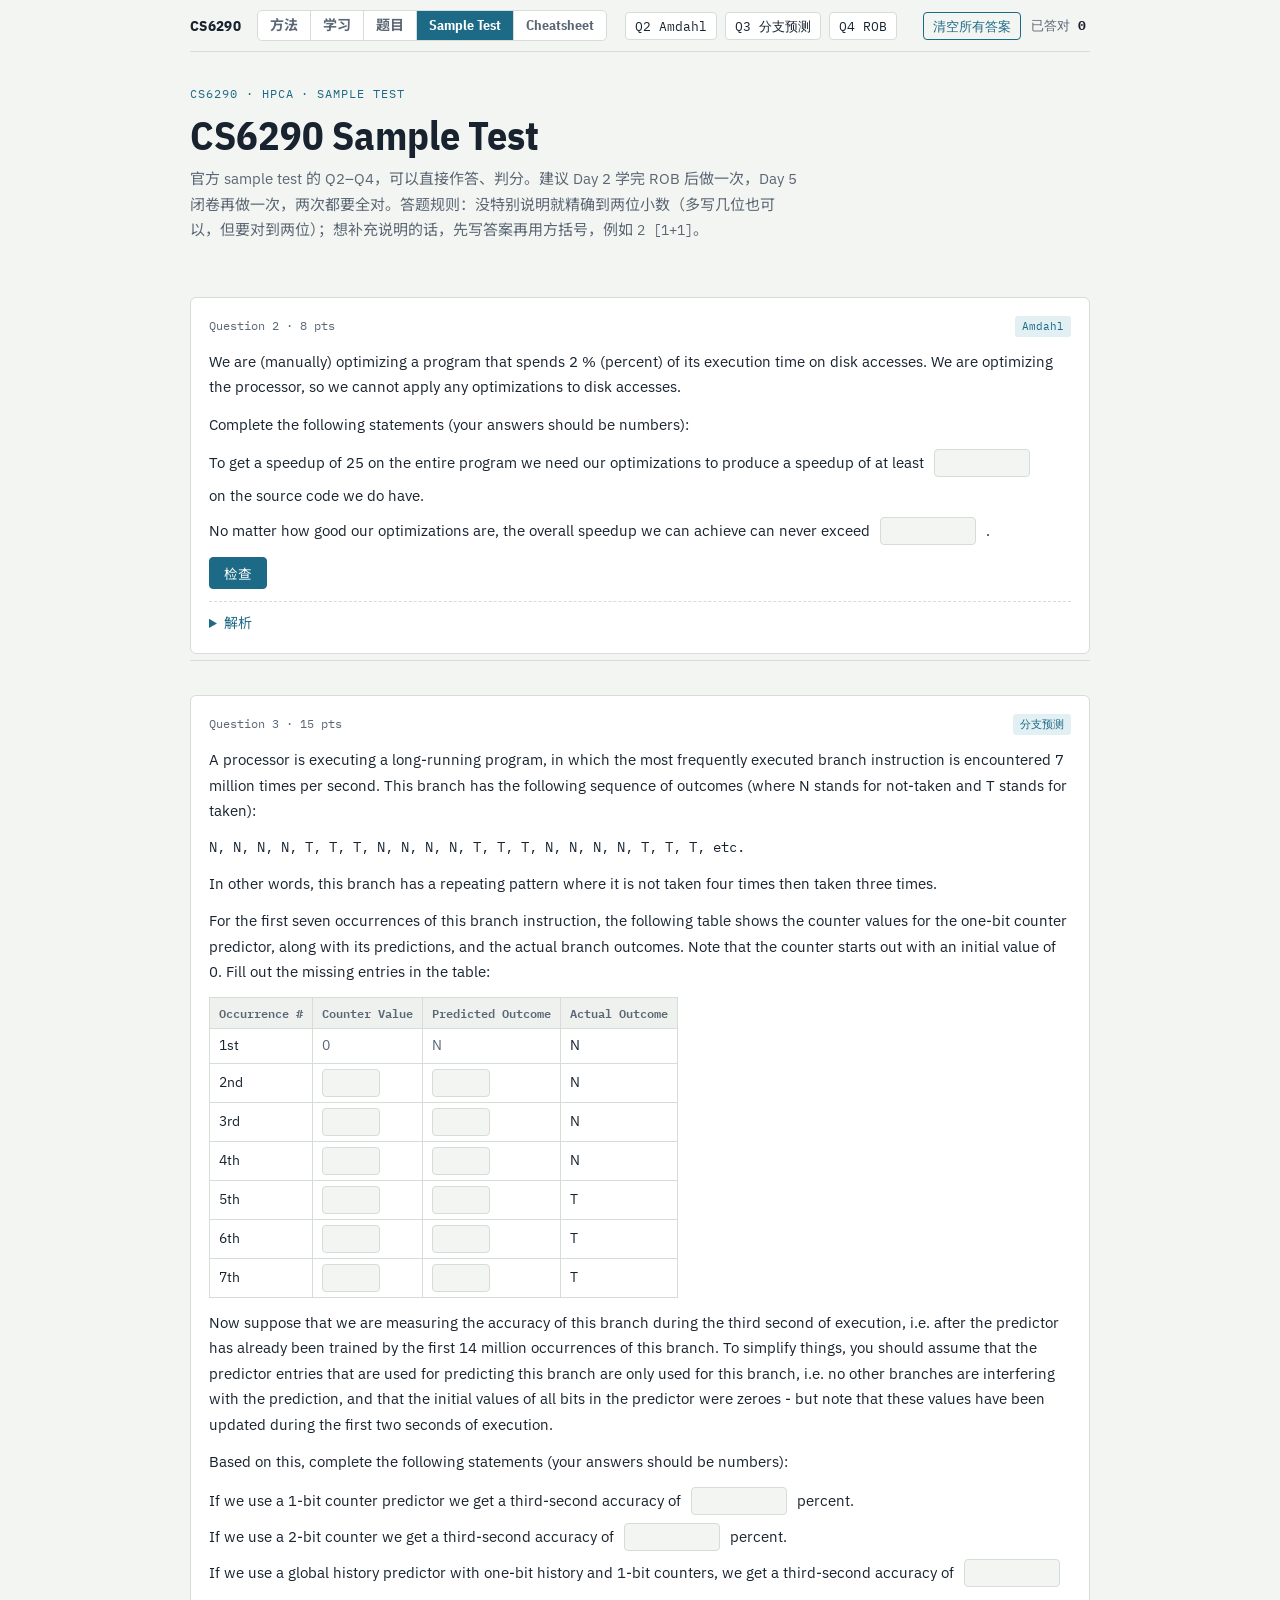
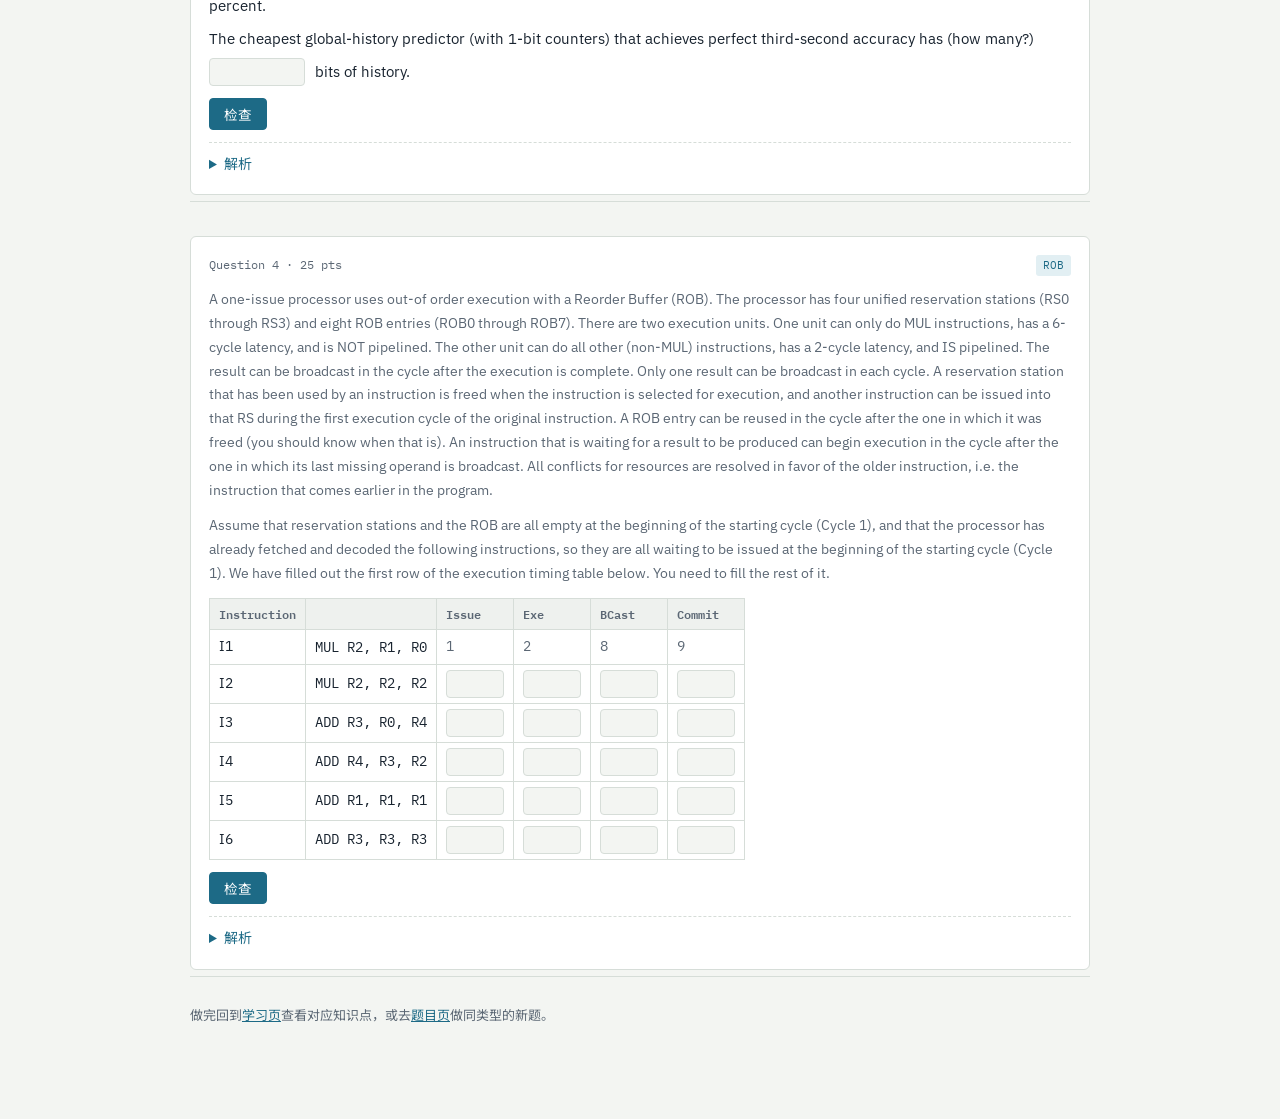
<file: cs6290/sample/index.html>
<!doctype html>
<html lang="zh-CN">
<head>
<meta charset="utf-8">
<meta name="viewport" content="width=device-width, initial-scale=1, viewport-fit=cover">
<meta name="description" content="CS6290 sample test 可作答版本，带判分和解析。">
<title>CS6290 Sample Test</title>
<link rel="preconnect" href="https://fonts.googleapis.com">
<link rel="stylesheet" href="https://fonts.googleapis.com/css2?family=IBM+Plex+Mono:wght@400;600&family=IBM+Plex+Sans+Condensed:wght@500;700&family=IBM+Plex+Sans:wght@400;600&family=Noto+Sans+SC:wght@400;600;700&display=swap">
<link rel="stylesheet" href="../common.css">
<style>
section.topic{padding-block:34px 6px;border-bottom:1px solid var(--line);display:grid;gap:18px}
.topic-head{display:flex;gap:12px;align-items:baseline;flex-wrap:wrap}
.topic-head h2{font-size:19px;line-height:1.3}
.wk{font-family:var(--mono);font-size:12px;color:var(--muted)}
.notes{background:var(--surface);border:1px solid var(--line);border-radius:6px;padding:16px 18px;display:grid;gap:8px}
.notes h3{color:var(--accent);font-size:13px;font-family:var(--mono);letter-spacing:.06em;text-transform:uppercase}
.notes ul{margin:0;padding-left:20px;display:grid;gap:4px}
.f{font-family:var(--mono);font-size:13.5px;background:var(--code);padding:1px 5px;border-radius:3px}
.q{display:grid;gap:12px;padding:18px;border:1px solid var(--line);border-radius:6px;background:var(--surface)}
.qhead{display:flex;justify-content:space-between;gap:10px;align-items:baseline;flex-wrap:wrap}
.qid{font-family:var(--mono);font-size:12px;color:var(--muted)}
.tag{font-family:var(--mono);font-size:11px;padding:1px 7px;border-radius:3px;background:var(--accent-soft);color:var(--accent)}
.blanks{display:grid;gap:8px}
.blank{display:flex;flex-wrap:wrap;gap:6px 10px;align-items:center}
input.ans{font-family:var(--mono);font-size:14px;width:96px;padding:4px 8px;border:1px solid var(--line);border-radius:4px;background:var(--bg);color:var(--ink)}
input.ans:focus-visible{outline:2px solid var(--accent);outline-offset:1px}
input.ans.ok{border-color:var(--good);background:var(--good-soft)}
input.ans.no{border-color:var(--bad);background:var(--bad-soft)}
.tw{overflow-x:auto}
table{border-collapse:collapse;font-size:14px;font-variant-numeric:tabular-nums}
th,td{border:1px solid var(--line);padding:5px 9px;text-align:left;white-space:nowrap}
th{font-family:var(--mono);font-size:12px;color:var(--muted);font-weight:600;background:var(--code)}
td input.ans{width:58px}
td.given{color:var(--muted)}
code{font-family:var(--mono);font-size:13.5px}
pre{font-family:var(--mono);font-size:13px;background:var(--code);padding:10px 12px;border-radius:4px;overflow-x:auto;margin:0;line-height:1.5}
.actions{display:flex;gap:10px;align-items:center;flex-wrap:wrap}
button{font-family:var(--sans);font-size:13.5px;padding:5px 14px;border-radius:4px;border:1px solid var(--accent);background:var(--accent);color:var(--surface);cursor:pointer}
button.ghost{background:transparent;color:var(--accent)}
button:focus-visible{outline:2px solid var(--ink);outline-offset:2px}
.result{font-family:var(--mono);font-size:13px}
.result.allok{color:var(--good)} .result.some{color:var(--bad)}
details.sol{border-top:1px dashed var(--line);padding-top:10px}
details.sol summary{cursor:pointer;color:var(--accent);font-size:14px}
details.sol .body{display:grid;gap:8px;padding-top:8px}
.rules{font-size:14px;color:var(--muted)}
.callout{border-left:3px solid var(--accent);padding:8px 12px;background:var(--accent-soft);border-radius:0 4px 4px 0;font-size:14px}
section.topic{scroll-margin-top:56px}
.dayhead{padding-block:36px 4px;display:grid;gap:6px;scroll-margin-top:56px}
.dayhead .when{font-family:var(--mono);font-size:12px;color:var(--accent);letter-spacing:.06em;text-transform:uppercase}
.dayhead p{color:var(--muted);font-size:14px;max-width:68ch}
.dayhead a{color:var(--accent)}
.daybar{border-bottom:2px solid var(--ink);padding-bottom:12px}
button.reset{background:transparent;color:var(--accent)}
</style>
</head>
<body>
<div class="wrap">
<nav class="toc" aria-label="题目">
  <a class="home" href="../">CS6290</a><div class="switch" role="group" aria-label="页面"><a href="../method/">方法</a><a href="../notes/">学习</a><a href="../questions/">题目</a><a href="./" aria-current="page">Sample Test</a><a href="../cheatsheet/">Cheatsheet</a></div>
  <a href="#q2">Q2 Amdahl</a><a href="#q3">Q3 分支预测</a><a href="#q4">Q4 ROB</a>
  <span class="end"><span class="result" id="resetMsg"></span><button class="reset" id="resetAll" type="button">清空所有答案</button><span class="score">已答对 <b id="sc">0</b> / <b id="st">0</b></span></span>
</nav>
<header class="top">
  <div class="eyebrow">CS6290 · HPCA · Sample Test</div>
  <h1>CS6290 Sample Test</h1>
  <p class="lede">官方 sample test 的 Q2–Q4，可以直接作答、判分。建议 Day 2 学完 ROB 后做一次，Day 5 闭卷再做一次，两次都要全对。答题规则：没特别说明就精确到两位小数（多写几位也可以，但要对到两位）；想补充说明的话，先写答案再用方括号，例如 <span class="mono">2 [1+1]</span>。</p>
</header>

<section class="topic" id="q2">
  <div class="q" data-q>
    <div class="qhead"><span class="qid">Question 2 · 8 pts</span><span class="tag">Amdahl</span></div>
    <p>We are (manually) optimizing a program that spends 2 % (percent) of its execution time on disk accesses. We are optimizing the processor, so we cannot apply any optimizations to disk accesses.</p>
    <p>Complete the following statements (your answers should be numbers):</p>
    <div class="blanks">
      <div class="blank">To get a speedup of 25 on the entire program we need our optimizations to produce a speedup of at least <input class="ans" id="s2a" data-ans="49" aria-label="Q2 answer 1"> on the source code we do have.</div>
      <div class="blank">No matter how good our optimizations are, the overall speedup we can achieve can never exceed <input class="ans" id="s2b" data-ans="50" aria-label="Q2 answer 2">.</div>
    </div>
    <div class="actions"><button data-check>检查</button><span class="result"></span></div>
    <details class="sol"><summary>解析</summary><div class="body">
      <p>25 = 1/(0.02 + 0.98/S) → 0.02 + 0.98/S = 0.04 → 0.98/S = 0.02 → <b>S = 49</b>。</p>
      <p>上限：S→∞ 时 1/0.02 = <b>50</b>。</p>
    </div></details>
  </div>
</section>

<section class="topic" id="q3">
  <div class="q" data-q>
    <div class="qhead"><span class="qid">Question 3 · 15 pts</span><span class="tag">分支预测</span></div>
    <p>A processor is executing a long-running program, in which the most frequently executed branch instruction is encountered 7 million times per second. This branch has the following sequence of outcomes (where N stands for not-taken and T stands for taken):</p>
    <p class="mono">N, N, N, N, T, T, T, N, N, N, N, T, T, T, N, N, N, N, T, T, T, etc.</p>
    <p>In other words, this branch has a repeating pattern where it is not taken four times then taken three times.</p>
    <p>For the first seven occurrences of this branch instruction, the following table shows the counter values for the one-bit counter predictor, along with its predictions, and the actual branch outcomes. Note that the counter starts out with an initial value of 0. Fill out the missing entries in the table:</p>
    <div class="tw"><table>
      <thead><tr><th>Occurrence #</th><th>Counter Value</th><th>Predicted Outcome</th><th>Actual Outcome</th></tr></thead>
      <tbody>
        <tr><td>1st</td><td class="given">0</td><td class="given">N</td><td>N</td></tr>
        <tr><td>2nd</td><td><input class="ans" id="s3c2" data-ans="0" aria-label="2nd counter"></td><td><input class="ans" id="s3p2" data-ans="N" aria-label="2nd prediction"></td><td>N</td></tr>
        <tr><td>3rd</td><td><input class="ans" id="s3c3" data-ans="0" aria-label="3rd counter"></td><td><input class="ans" id="s3p3" data-ans="N" aria-label="3rd prediction"></td><td>N</td></tr>
        <tr><td>4th</td><td><input class="ans" id="s3c4" data-ans="0" aria-label="4th counter"></td><td><input class="ans" id="s3p4" data-ans="N" aria-label="4th prediction"></td><td>N</td></tr>
        <tr><td>5th</td><td><input class="ans" id="s3c5" data-ans="0" aria-label="5th counter"></td><td><input class="ans" id="s3p5" data-ans="N" aria-label="5th prediction"></td><td>T</td></tr>
        <tr><td>6th</td><td><input class="ans" id="s3c6" data-ans="1" aria-label="6th counter"></td><td><input class="ans" id="s3p6" data-ans="T" aria-label="6th prediction"></td><td>T</td></tr>
        <tr><td>7th</td><td><input class="ans" id="s3c7" data-ans="1" aria-label="7th counter"></td><td><input class="ans" id="s3p7" data-ans="T" aria-label="7th prediction"></td><td>T</td></tr>
      </tbody>
    </table></div>
    <p>Now suppose that we are measuring the accuracy of this branch during the third second of execution, i.e. after the predictor has already been trained by the first 14 million occurrences of this branch. To simplify things, you should assume that the predictor entries that are used for predicting this branch are only used for this branch, i.e. no other branches are interfering with the prediction, and that the initial values of all bits in the predictor were zeroes - but note that these values have been updated during the first two seconds of execution.</p>
    <p>Based on this, complete the following statements (your answers should be numbers):</p>
    <div class="blanks">
      <div class="blank">If we use a 1-bit counter predictor we get a third-second accuracy of <input class="ans" id="s3a" data-ans="71.4286" aria-label="1-bit accuracy"> percent.</div>
      <div class="blank">If we use a 2-bit counter we get a third-second accuracy of <input class="ans" id="s3b" data-ans="42.8571" aria-label="2-bit accuracy"> percent.</div>
      <div class="blank">If we use a global history predictor with one-bit history and 1-bit counters, we get a third-second accuracy of <input class="ans" id="s3d" data-ans="42.8571" aria-label="history accuracy"> percent.</div>
      <div class="blank">The cheapest global-history predictor (with 1-bit counters) that achieves perfect third-second accuracy has (how many?) <input class="ans" id="s3e" data-ans="4" aria-label="history bits"> bits of history.</div>
    </div>
    <div class="actions"><button data-check>检查</button><span class="result"></span></div>
    <details class="sol"><summary>解析</summary><div class="body">
      <p><b>表格</b>：1-bit counter 就是记住上一次的结果。前 4 次都是 N，counter 一直是 0；第 5 次是 T，所以第 6 次开始 counter = 1，预测 T。</p>
      <p><b>1-bit 准确率</b>：一个周期（7 次）里结果变化 2 次（N→T、T→N），各错 1 次 → 5/7 = <b>71.43%</b>。</p>
      <p><b>2-bit</b>：稳态下每个周期开始时 counter = 3（刚经历了 3 个 T）。</p>
<pre>actual : N  N  N  N  T  T  T
counter: 3  2  1  0  0  1  2   → 周期结束变回 3
pred   : T  T  N  N  N  N  T
correct: ✗  ✗  ✓  ✓  ✗  ✗  ✓   → 3/7 = 42.86%</pre>
      <p><b>1 位历史 + 1-bit counter</b>：两个 counter，按上一次结果选，每个 counter 预测“上次遇到同样历史时的结果”。</p>
<pre>上次=N 的情况：第 2,3,4,5 次（结果 N,N,N,T）
  ctrN 预测: T(上周期第5次留下) N  N  N   → 对 2 次
上次=T 的情况：第 6,7 次和下周期第 1 次（结果 T,T,N）
  ctrT 预测: N(上周期第1次留下) T  T      → 对 1 次
共 3/7 = 42.86%</pre>
      <p><b>最少历史位</b>：3 位时 NNN 后面有时是 N（第 1–3 次之后）、有时是 T（第 2–4 次之后），冲突。4 位窗口：NNNN→T，NNNT→T，NNTT→T，NTTT→N，TTTN→N，TTNN→N，TNNN→N，全部唯一 → <b>4</b>。</p>
    </div></details>
  </div>
</section>

<section class="topic" id="q4">
  <div class="q" data-q>
    <div class="qhead"><span class="qid">Question 4 · 25 pts</span><span class="tag">ROB</span></div>
    <p class="rules">A one-issue processor uses out-of order execution with a Reorder Buffer (ROB). The processor has four unified reservation stations (RS0 through RS3) and eight ROB entries (ROB0 through ROB7). There are two execution units. One unit can only do MUL instructions, has a 6-cycle latency, and is NOT pipelined. The other unit can do all other (non-MUL) instructions, has a 2-cycle latency, and IS pipelined. The result can be broadcast in the cycle after the execution is complete. Only one result can be broadcast in each cycle. A reservation station that has been used by an instruction is freed when the instruction is selected for execution, and another instruction can be issued into that RS during the first execution cycle of the original instruction. A ROB entry can be reused in the cycle after the one in which it was freed (you should know when that is). An instruction that is waiting for a result to be produced can begin execution in the cycle after the one in which its last missing operand is broadcast. All conflicts for resources are resolved in favor of the older instruction, i.e. the instruction that comes earlier in the program.</p>
    <p class="rules">Assume that reservation stations and the ROB are all empty at the beginning of the starting cycle (Cycle 1), and that the processor has already fetched and decoded the following instructions, so they are all waiting to be issued at the beginning of the starting cycle (Cycle 1). We have filled out the first row of the execution timing table below. You need to fill the rest of it.</p>
    <div class="tw"><table>
      <thead><tr><th>Instruction</th><th></th><th>Issue</th><th>Exe</th><th>BCast</th><th>Commit</th></tr></thead>
      <tbody>
        <tr><td>I1</td><td class="mono">MUL R2, R1, R0</td><td class="given">1</td><td class="given">2</td><td class="given">8</td><td class="given">9</td></tr>
        <tr><td>I2</td><td class="mono">MUL R2, R2, R2</td><td><input class="ans" id="s4_2i" data-ans="2" aria-label="I2 issue"></td><td><input class="ans" id="s4_2e" data-ans="9" aria-label="I2 exe"></td><td><input class="ans" id="s4_2b" data-ans="15" aria-label="I2 bcast"></td><td><input class="ans" id="s4_2c" data-ans="16" aria-label="I2 commit"></td></tr>
        <tr><td>I3</td><td class="mono">ADD R3, R0, R4</td><td><input class="ans" id="s4_3i" data-ans="3" aria-label="I3 issue"></td><td><input class="ans" id="s4_3e" data-ans="4" aria-label="I3 exe"></td><td><input class="ans" id="s4_3b" data-ans="6" aria-label="I3 bcast"></td><td><input class="ans" id="s4_3c" data-ans="17" aria-label="I3 commit"></td></tr>
        <tr><td>I4</td><td class="mono">ADD R4, R3, R2</td><td><input class="ans" id="s4_4i" data-ans="4" aria-label="I4 issue"></td><td><input class="ans" id="s4_4e" data-ans="16" aria-label="I4 exe"></td><td><input class="ans" id="s4_4b" data-ans="18" aria-label="I4 bcast"></td><td><input class="ans" id="s4_4c" data-ans="19" aria-label="I4 commit"></td></tr>
        <tr><td>I5</td><td class="mono">ADD R1, R1, R1</td><td><input class="ans" id="s4_5i" data-ans="5" aria-label="I5 issue"></td><td><input class="ans" id="s4_5e" data-ans="6" aria-label="I5 exe"></td><td><input class="ans" id="s4_5b" data-ans="9" aria-label="I5 bcast"></td><td><input class="ans" id="s4_5c" data-ans="20" aria-label="I5 commit"></td></tr>
        <tr><td>I6</td><td class="mono">ADD R3, R3, R3</td><td><input class="ans" id="s4_6i" data-ans="6" aria-label="I6 issue"></td><td><input class="ans" id="s4_6e" data-ans="7" aria-label="I6 exe"></td><td><input class="ans" id="s4_6b" data-ans="10" aria-label="I6 bcast"></td><td><input class="ans" id="s4_6c" data-ans="21" aria-label="I6 commit"></td></tr>
      </tbody>
    </table></div>
    <div class="actions"><button data-check>检查</button><span class="result"></span></div>
    <details class="sol"><summary>解析</summary><div class="body">
      <p><b>I2</b>：Issue 2。要等 I1 的 R2（第 8 周期广播）→ Exe 9；MUL 单元第 2–7 周期被 I1 占用，第 8 周期起空闲，不冲突。9 + 6 → BCast 15，Commit 16。</p>
      <p><b>I3</b>：Issue 3，没有依赖 → Exe 4，BCast 6。Commit 要排在 I2 后面 → 17。</p>
      <p><b>I4</b>：Issue 4。R3 来自 I3（6），R2 来自 I2（15），最晚的是 15 → Exe 16，BCast 18，Commit 19。</p>
      <p><b>I5</b>：第 5 周期 RS 里只有 I2、I4（I1、I3 开始执行时已释放），ROB 8 项也够 → Issue 5。Exe 6，第 7 周期算完，最早第 8 周期广播，但第 8 周期给了更老的 I1 → BCast 9。Commit 20。</p>
      <p><b>I6</b>：Issue 6。R3 来自 I3，I3 在第 6 周期广播，同一周期 issue 的 I6 也能拿到值 → Exe 7，最早第 9 周期广播，但第 9 周期给了更老的 I5 → BCast 10。Commit 21。</p>
      <p>这题里 RS 和 ROB 都没有卡住 issue，考点是<b>广播冲突</b>（I5、I6 各被推后一拍）和<b>按序 commit</b>（I3 早就做完了，也要等到 17）。题目页的 R1、R2 加上了 RS 满、ROB 满的情况。</p>
    </div></details>
  </div>
</section>

<footer>
  <p>做完回到<a href="../notes/" style="color:var(--accent)">学习页</a>查看对应知识点，或去<a href="../questions/" style="color:var(--accent)">题目页</a>做同类型的新题。</p>
</footer>
</div>

<script>
(function(){
  const qs=[...document.querySelectorAll('[data-q]')];
  const total=document.querySelectorAll('input.ans').length;
  document.getElementById('st').textContent=total;
  const solved=new Set();
  function norm(v){return v.replace(/\[.*$/,'').trim();}
  function correct(inp){
    const want=inp.dataset.ans, got=norm(inp.value);
    if(!got) return false;
    const wn=parseFloat(want);
    if(!isNaN(wn) && /^-?\d/.test(want)){
      const gn=parseFloat(got.replace(/%$/,''));
      if(isNaN(gn)) return false;
      return Math.abs(gn-wn) <= 0.0051 + Math.abs(wn)*1e-6;
    }
    return got.toUpperCase()===want.toUpperCase();
  }
  qs.forEach(q=>{
    const btn=q.querySelector('[data-check]'), res=q.querySelector('.result');
    const inputs=[...q.querySelectorAll('input.ans')];
    btn.addEventListener('click',()=>{
      let ok=0;
      inputs.forEach(i=>{
        const c=correct(i);
        i.classList.toggle('ok',c); i.classList.toggle('no',!c);
        if(c){ok++;solved.add(i.id);} else solved.delete(i.id);
      });
      res.textContent=ok===inputs.length?`全对 ${ok}/${inputs.length}`:`${ok}/${inputs.length} 正确，红框的再想想`;
      res.className='result '+(ok===inputs.length?'allok':'some');
      document.getElementById('sc').textContent=solved.size;
    });
    inputs.forEach(i=>i.addEventListener('input',()=>i.classList.remove('ok','no')));
  });
  const rb=document.getElementById('resetAll'), rm=document.getElementById('resetMsg');
  rb.addEventListener('click',()=>{
    if(rb.dataset.armed!=='1'){rb.dataset.armed='1';rb.textContent='再点一次确认清空';return;}
    document.querySelectorAll('input.ans').forEach(i=>{i.value='';i.classList.remove('ok','no');});
    document.querySelectorAll('.result').forEach(r=>{if(r!==rm){r.textContent='';r.className='result';}});
    document.querySelectorAll('details.sol').forEach(d=>d.open=false);
    solved.clear();document.getElementById('sc').textContent='0';
    rb.dataset.armed='';rb.textContent='清空所有答案';rm.textContent='已清空';
  });
})();
</script>
</body>
</html>
</file>
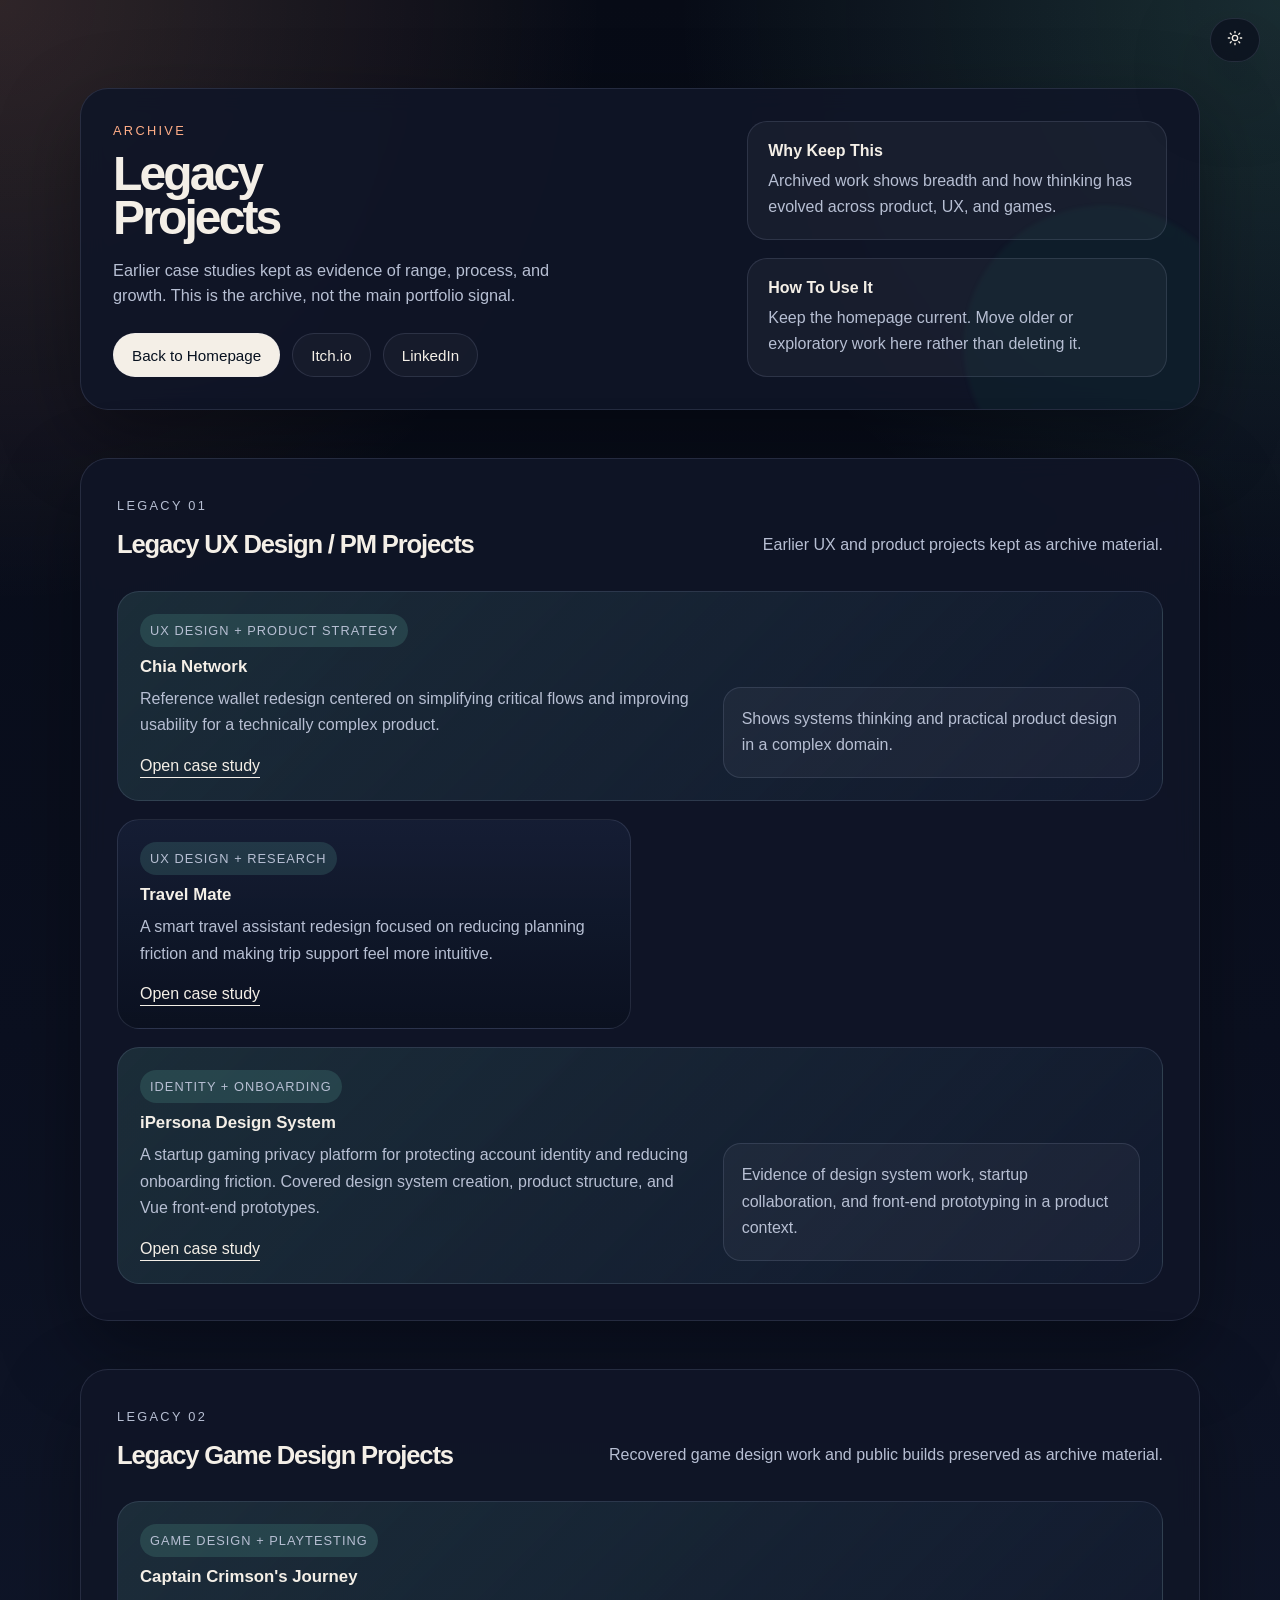
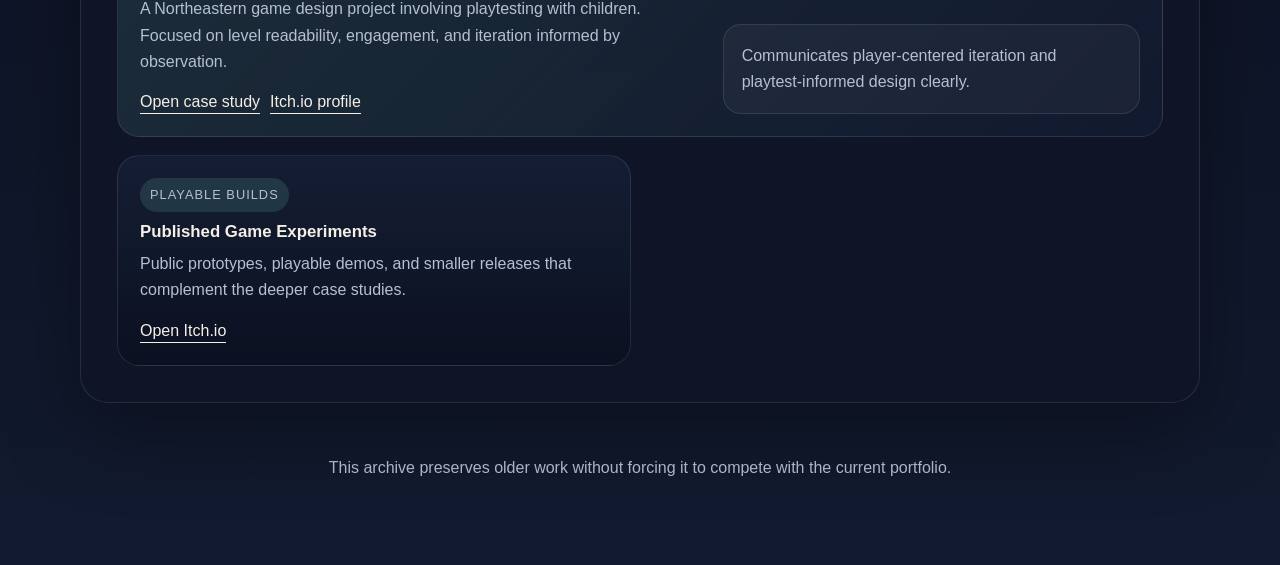
<file: legacy.html>
<!doctype html>
<html lang="en" data-theme="dark">
<head>
  <meta charset="utf-8">
  <meta name="viewport" content="width=device-width, initial-scale=1">
  <title>Yusi Cheng | Legacy Projects</title>
  <meta
    name="description"
    content="Legacy portfolio projects from Yusi Cheng covering earlier UX, product, and game design case studies."
  >
  <link rel="stylesheet" href="assets/css/styles.css">
</head>
<body>
  <button class="theme-toggle" type="button" data-theme-toggle aria-label="Switch color theme"></button>
  <main class="page" id="app"></main>
  <script type="module" src="assets/js/legacy.js"></script>
</body>
</html>
</file>
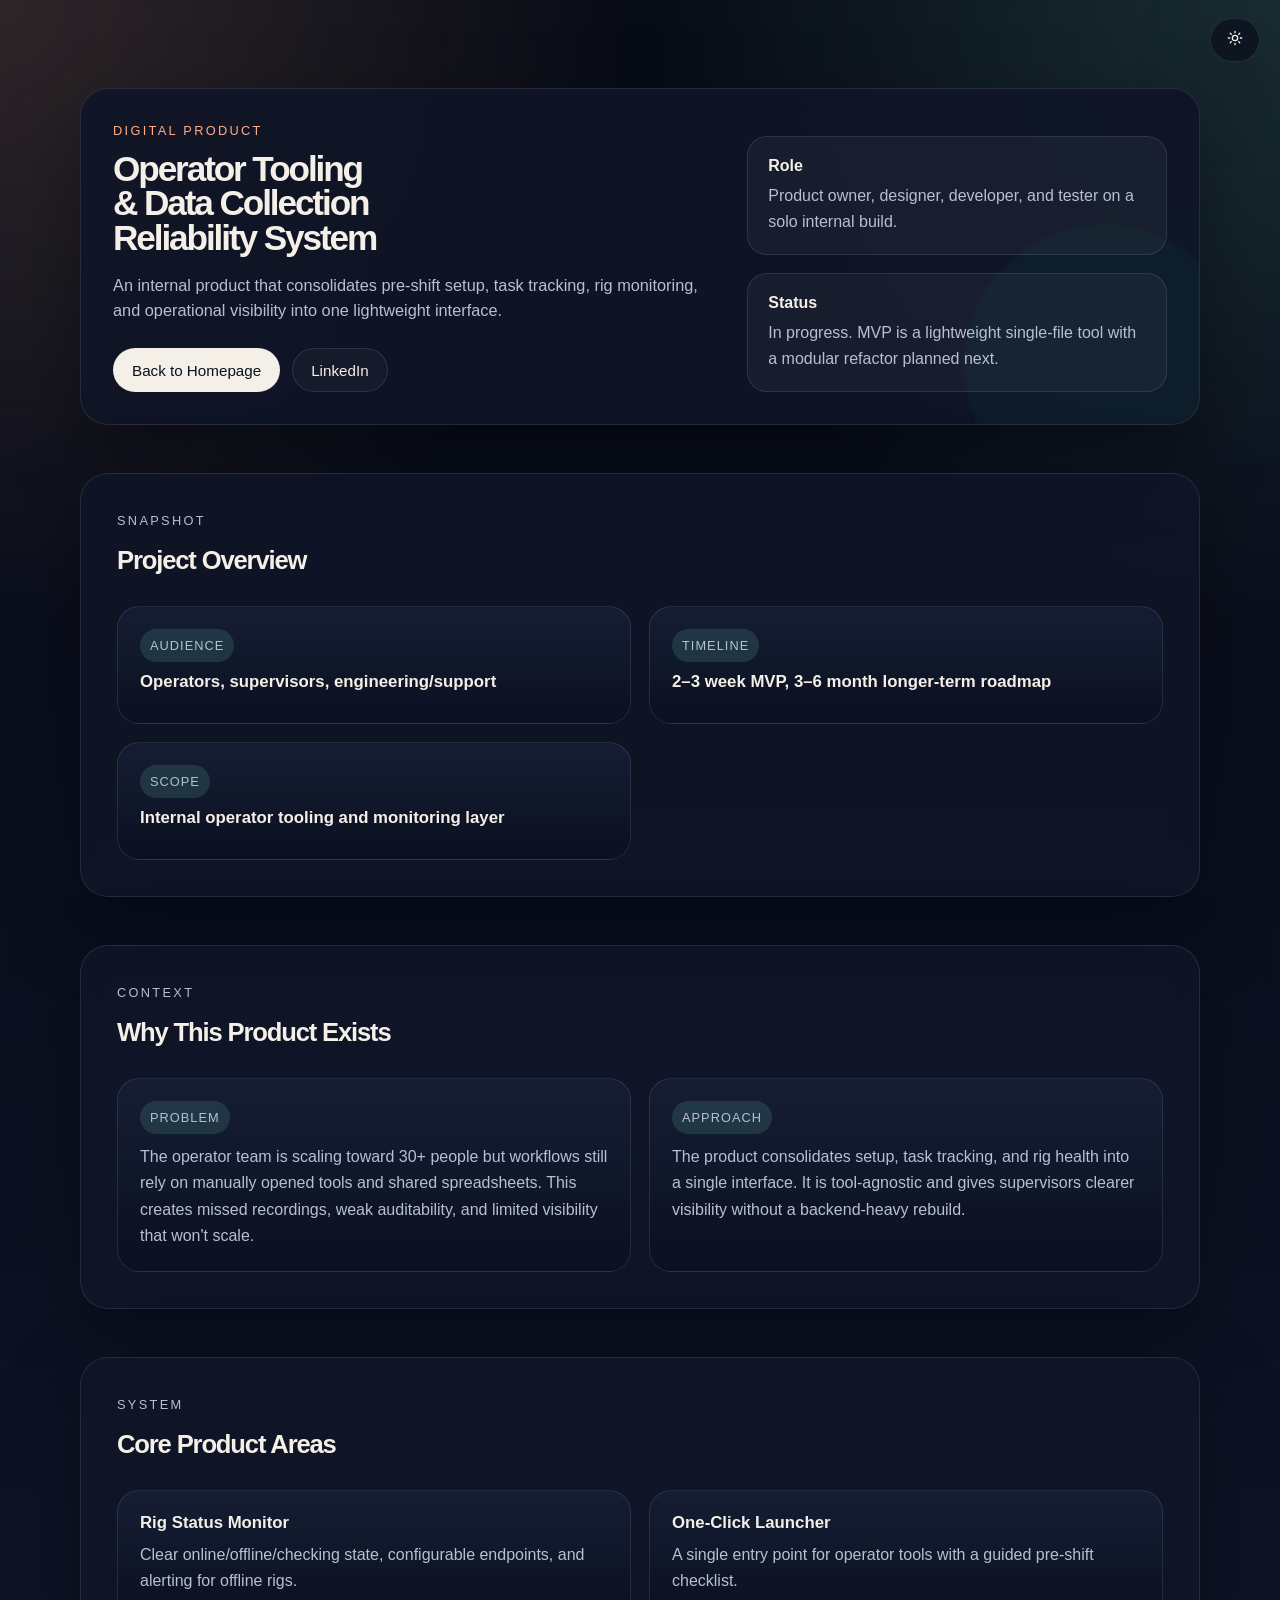
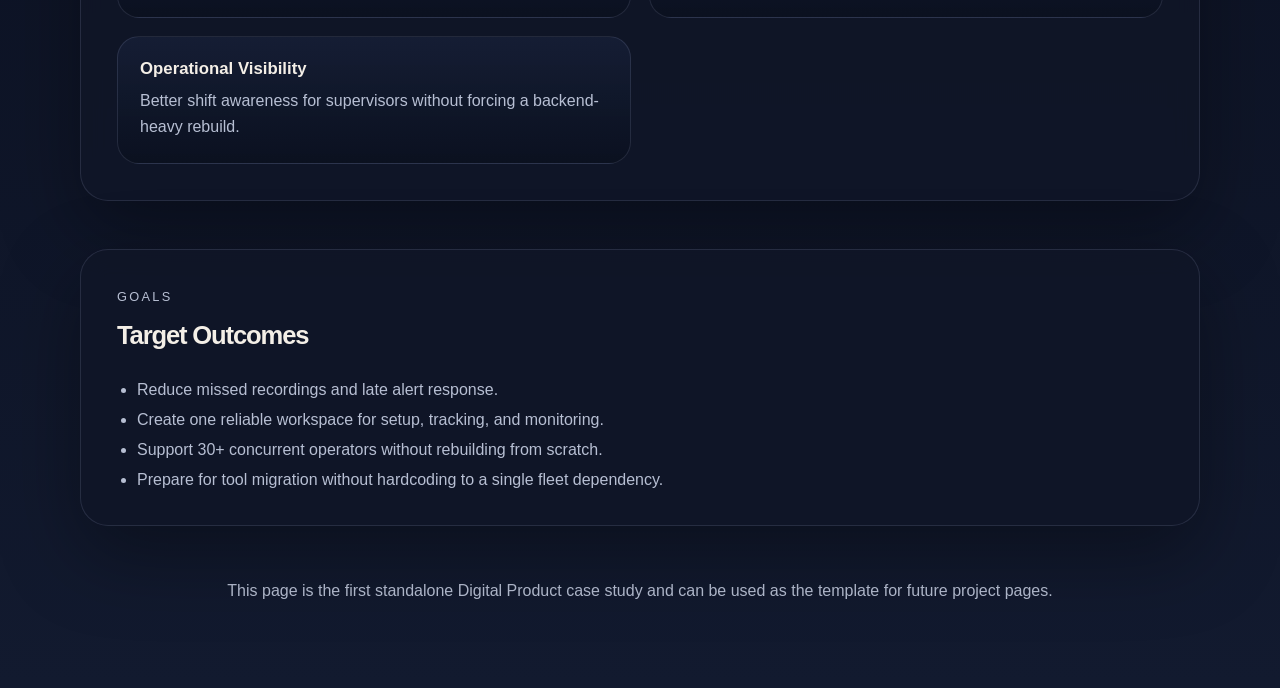
<file: operator-tooling.html>
<!doctype html>
<html lang="en" data-theme="dark">
<head>
  <meta charset="utf-8">
  <meta name="viewport" content="width=device-width, initial-scale=1">
  <title>Yusi Cheng | Operator Tooling</title>
  <meta
    name="description"
    content="Operator Tooling & Data Collection Reliability System case study by Yusi Cheng."
  >
  <link rel="stylesheet" href="assets/css/styles.css">
</head>
<body>
  <button class="theme-toggle" type="button" data-theme-toggle aria-label="Switch color theme"></button>
  <main class="page" id="app"></main>
  <script type="module" src="assets/js/operator-tooling.js"></script>
</body>
</html>
</file>
<file: assets/css/styles.css>
:root {
  --bg: #0b1020;
  --paper: rgba(16, 22, 39, 0.9);
  --paper-strong: rgba(10, 15, 29, 0.96);
  --ink: #f4efe7;
  --muted: #b7bfd3;
  --line: rgba(204, 214, 255, 0.12);
  --accent: #7be0c3;
  --accent-soft: rgba(123, 224, 195, 0.14);
  --highlight: #ffad87;
  --shadow: 0 28px 80px rgba(0, 0, 0, 0.34);
}

html[data-theme="light"] {
  --bg: #c9c2b8;
  --paper: rgba(210, 204, 196, 0.92);
  --paper-strong: rgba(206, 200, 192, 0.97);
  --ink: #1a1816;
  --muted: #565049;
  --line: rgba(26, 24, 22, 0.15);
  --accent: #0d6b5d;
  --accent-soft: #c4d8d4;
  --highlight: #bf5b3d;
  --shadow: 0 24px 60px rgba(50, 38, 23, 0.2);
}

* {
  box-sizing: border-box;
}

/* Scrollbar */
html {
  background: var(--bg);
}

html,
body {
  scrollbar-width: thin;
  scrollbar-color: rgba(204, 214, 255, 0.2) transparent;
}

html[data-theme="light"],
html[data-theme="light"] body {
  scrollbar-color: rgba(26, 24, 22, 0.2) transparent;
}

::-webkit-scrollbar {
  width: 6px;
}

::-webkit-scrollbar-track {
  background: transparent;
}

::-webkit-scrollbar-thumb {
  background: rgba(204, 214, 255, 0.2);
  border-radius: 999px;
}

::-webkit-scrollbar-thumb:hover {
  background: rgba(204, 214, 255, 0.35);
}

html[data-theme="light"] ::-webkit-scrollbar-thumb {
  background: rgba(26, 24, 22, 0.2);
}

html[data-theme="light"] ::-webkit-scrollbar-thumb:hover {
  background: rgba(26, 24, 22, 0.35);
}

html {
  font-size: 100%;
  scroll-behavior: smooth;
}

body {
  margin: 0;
  font-family: -apple-system, BlinkMacSystemFont, "SF Pro Text", "SF Pro Display", "Helvetica Neue", sans-serif;
  color: var(--ink);
  background:
    radial-gradient(circle at top left, rgba(255, 173, 135, 0.16), transparent 24%),
    radial-gradient(circle at top right, rgba(123, 224, 195, 0.16), transparent 24%),
    linear-gradient(180deg, #070b16 0%, #0b1020 48%, #121a2f 100%);
  min-height: 100dvh;
}

body {
  transition: opacity 320ms ease, background 320ms ease;
}

.page {
  transition: opacity 320ms ease, transform 320ms ease, filter 320ms ease;
}

html[data-page-state="enter"] body,
html[data-page-state="exit"] body {
  opacity: 0;
}

html[data-page-state="enter"] .page,
html[data-page-state="exit"] .page {
  transform: translateY(26px) scale(0.985);
  filter: blur(12px);
}

html[data-theme="light"] body {
  background:
    radial-gradient(circle at top left, rgba(191, 91, 61, 0.1), transparent 30%),
    radial-gradient(circle at top right, rgba(13, 107, 93, 0.1), transparent 28%),
    linear-gradient(180deg, #c1bab0 0%, #cac3b9 48%, #c6bfb5 100%);
}

a {
  color: inherit;
}

.page {
  width: min(1120px, calc(100% - 40px));
  margin: 0 auto;
  padding: 88px 0 72px;
}

.theme-toggle {
  position: fixed;
  top: 18px;
  right: 20px;
  z-index: 10;
  min-height: 44px;
  padding: 0 16px;
  border: 1px solid var(--line);
  border-radius: 999px;
  background: rgba(10, 15, 29, 0.72);
  color: var(--ink);
  box-shadow: var(--shadow);
  font: inherit;
  cursor: pointer;
  backdrop-filter: blur(14px);
  transition: transform 180ms ease, background-color 180ms ease, border-color 180ms ease;
}

html[data-theme="light"] .theme-toggle {
  background: rgba(255, 252, 247, 0.88);
}

.theme-toggle:hover {
  transform: translateY(-2px);
}

.theme-toggle:focus-visible {
  transform: translateY(-2px);
  outline: 2px solid var(--accent);
  outline-offset: 3px;
}

.hero {
  position: relative;
  overflow: hidden;
  padding: 32px;
  border: 1px solid var(--line);
  border-radius: 28px;
  background: var(--paper);
  box-shadow: var(--shadow);
  backdrop-filter: blur(12px);
}

.hero::before {
  content: "";
  position: absolute;
  inset: auto -4% -24% auto;
  width: 280px;
  height: 280px;
  border-radius: 50%;
  background: rgba(13, 107, 93, 0.09);
  filter: blur(2px);
}

.eyebrow,
.section-label {
  display: inline-block;
  margin: 0 0 14px;
  font-size: 0.8rem;
  letter-spacing: 0.18em;
  text-transform: uppercase;
  color: var(--highlight);
}

h1,
h2,
h3,
p {
  margin: 0;
}

h1 {
  max-width: 9ch;
  font-family: -apple-system, BlinkMacSystemFont, "SF Pro Display", "Helvetica Neue", sans-serif;
  font-size: clamp(2rem, 4vw, 3rem);
  font-weight: 700;
  line-height: 0.92;
  letter-spacing: -0.06em;
}

h2 {
  font-family: -apple-system, BlinkMacSystemFont, "SF Pro Display", "Helvetica Neue", sans-serif;
  font-size: clamp(1.2rem, 2vw, 1.6rem);
  font-weight: 700;
  line-height: 1.1;
  letter-spacing: -0.045em;
}

h3 {
  font-family: -apple-system, BlinkMacSystemFont, "SF Pro Display", "Helvetica Neue", sans-serif;
  font-size: 1.05rem;
  font-weight: 600;
  line-height: 1.15;
  margin-bottom: 10px;
}

.hero-grid {
  position: relative;
  display: grid;
  grid-template-columns: 1.3fr 0.9fr;
  gap: 28px;
  align-items: end;
  z-index: 1;
}

.intro {
  margin-top: 18px;
  max-width: 28rem;
  font-size: 1.02rem;
  line-height: 1.5;
  color: var(--muted);
}

.hero-meta {
  display: grid;
  gap: 18px;
  justify-items: start;
}

.meta-card {
  width: 100%;
  padding: 20px;
  border-radius: 20px;
  background: rgba(255, 255, 255, 0.04);
  border: 1px solid var(--line);
}

html[data-theme="light"] .meta-card {
  background: rgba(255, 255, 255, 0.55);
  border: 1px solid rgba(26, 24, 22, 0.08);
}

.meta-card strong {
  display: block;
  margin-bottom: 8px;
  font-size: 1rem;
}

.meta-card p {
  color: var(--muted);
  line-height: 1.6;
}

.links,
.project-links {
  display: flex;
  flex-wrap: wrap;
  gap: 12px;
}

.links {
  margin-top: 26px;
}

.button,
.button-secondary {
  display: inline-flex;
  align-items: center;
  justify-content: center;
  min-height: 44px;
  padding: 0 18px;
  border-radius: 999px;
  border: 1px solid var(--line);
  text-decoration: none;
  font-size: 0.95rem;
  transition: transform 180ms ease, background-color 180ms ease, color 180ms ease;
}

.button {
  background: var(--ink);
  color: #07111f;
}

.button-secondary {
  background: rgba(255, 255, 255, 0.03);
}

html[data-theme="light"] .button {
  color: #f8f3ea;
}

html[data-theme="light"] .button-secondary {
  background: transparent;
}

.button:hover,
.button-secondary:hover {
  transform: translateY(-2px);
}

.button:focus-visible,
.button-secondary:focus-visible {
  transform: translateY(-2px);
  outline: 2px solid var(--accent);
  outline-offset: 3px;
}

.section {
  margin-top: 48px;
  padding: 36px;
  border-radius: 28px;
  border: 1px solid var(--line);
  background: var(--paper);
  box-shadow: var(--shadow);
  backdrop-filter: blur(12px);
}

.overview-grid {
  display: grid;
  grid-template-columns: repeat(3, minmax(0, 1fr));
  gap: 20px;
  margin-top: 28px;
}

.section-header {
  display: grid;
  grid-template-columns: 1fr auto;
  gap: 18px;
  align-items: end;
  margin-bottom: 32px;
}

.section-header p {
  max-width: 44rem;
  color: var(--muted);
  line-height: 1.65;
}

.summary-card {
  margin-top: 0;
  padding: 24px;
}

.summary-top {
  display: block;
}

.summary-description,
.text-link,
.summary-chip,
.footer p {
  color: var(--muted);
}

.summary-description {
  margin-top: 10px;
  max-width: 22rem;
  font-size: 0.98rem;
  line-height: 1.45;
}

.summary-meta {
  display: flex;
  flex-wrap: wrap;
  gap: 10px;
  margin-top: 16px;
}

.summary-meta-item {
  padding: 6px 10px;
  border-radius: 999px;
  background: var(--accent-soft);
  color: var(--accent);
  font-size: 0.78rem;
  letter-spacing: 0.04em;
  text-transform: uppercase;
}

.summary-feature {
  margin-top: 18px;
}

.summary-feature p {
  margin-top: 8px;
  color: var(--muted);
  line-height: 1.55;
}

.summary-project-list {
  display: grid;
  gap: 14px;
  margin-top: 18px;
}

.summary-project-item {
  display: grid;
  gap: 12px;
  padding: 20px;
  border-radius: 18px;
  background: rgba(255, 255, 255, 0.04);
  border: 1px solid var(--line);
}

html[data-theme="light"] .summary-project-item {
  background: rgba(255, 255, 255, 0.42);
  border: 1px solid rgba(26, 24, 22, 0.09);
}

.summary-project-copy p {
  margin-top: 8px;
}

.summary-project-item p {
  color: var(--muted);
  line-height: 1.55;
}

.summary-project-link {
  justify-self: start;
  background: none;
  border: 0;
  color: var(--ink);
  cursor: pointer;
  font: inherit;
  text-decoration: none;
  border-bottom: 1px solid currentColor;
  padding-bottom: 2px;
  padding-left: 0;
}

.summary-project-muted {
  color: var(--muted);
  font-size: 0.92rem;
}

.summary-highlights {
  display: flex;
  flex-wrap: wrap;
  gap: 10px;
  margin: 18px 0 0;
  padding: 0;
  list-style: none;
}

.summary-chip {
  padding: 8px 12px;
  border-radius: 999px;
  background: rgba(255, 255, 255, 0.05);
  border: 1px solid var(--line);
  font-size: 0.9rem;
}

html[data-theme="light"] .summary-chip {
  background: rgba(255, 255, 255, 0.72);
  border: 1px solid rgba(26, 24, 22, 0.08);
}

.summary-actions {
  display: flex;
  flex-wrap: wrap;
  gap: 14px;
  align-items: center;
  margin-top: 22px;
}

.text-link {
  text-decoration: none;
  border-bottom: 1px solid currentColor;
  padding-bottom: 2px;
}

.project-grid {
  display: grid;
  grid-template-columns: repeat(12, 1fr);
  gap: 18px;
}

.project-card {
  grid-column: span 6;
  padding: 22px;
  border-radius: 22px;
  background: linear-gradient(180deg, rgba(22, 31, 54, 0.9), rgba(11, 17, 32, 0.98));
  border: 1px solid var(--line);
}

.project-card.featured {
  grid-column: span 12;
  display: grid;
  grid-template-columns: 1.15fr 0.85fr;
  gap: 18px;
  align-items: end;
  background: linear-gradient(135deg, rgba(123, 224, 195, 0.12), rgba(18, 26, 47, 0.96));
}

html[data-theme="light"] .project-card {
  background: rgba(255, 255, 255, 0.42);
  border: 1px solid rgba(26, 24, 22, 0.09);
}

html[data-theme="light"] .project-card.featured {
  background: linear-gradient(135deg, rgba(13, 107, 93, 0.1), rgba(255, 255, 255, 0.42));
}

.project-type {
  display: inline-block;
  margin-bottom: 10px;
  padding: 6px 10px;
  border-radius: 999px;
  background: var(--accent-soft);
  color: var(--accent);
  font-size: 0.8rem;
  letter-spacing: 0.08em;
  text-transform: uppercase;
}

.project-card p,
.featured-note,
.footer p {
  color: var(--muted);
  line-height: 1.65;
}

.project-links {
  margin-top: 18px;
  gap: 10px;
}

.project-links a {
  text-decoration: none;
  border-bottom: 1px solid currentColor;
  padding-bottom: 2px;
}

.detail-list {
  margin: 0;
  padding-left: 20px;
  color: var(--muted);
}

.detail-list-item + .detail-list-item {
  margin-top: 12px;
}

.project-panel-backdrop {
  position: fixed;
  inset: 0;
  z-index: 20;
  background: rgba(5, 8, 16, 0.5);
  opacity: 0;
  transition: opacity 260ms ease;
  backdrop-filter: blur(10px);
}

.project-panel {
  position: fixed;
  inset: auto 20px 20px;
  z-index: 21;
  max-height: calc(100vh - 40px);
  overflow: auto;
  padding: 20px;
  border: 1px solid var(--line);
  border-radius: 28px;
  background: var(--paper-strong);
  box-shadow: var(--shadow);
  opacity: 0;
  transform: translateY(40px) scale(0.98);
  transition: opacity 260ms ease, transform 260ms ease;
  backdrop-filter: blur(16px);
}

.project-panel-backdrop.is-visible {
  opacity: 1;
}

.project-panel.is-visible {
  opacity: 1;
  transform: translateY(0) scale(1);
}

.project-panel-shell {
  width: min(1120px, 100%);
  margin: 0 auto;
}

.project-panel-top {
  display: grid;
  grid-template-columns: 1fr auto;
  gap: 18px;
  align-items: start;
  margin-bottom: 18px;
}

.project-panel-title {
  max-width: 14ch;
}

.project-panel-intro {
  margin-top: 12px;
  max-width: 42rem;
  color: var(--muted);
  line-height: 1.6;
}

.project-panel-close {
  min-height: 44px;
  padding: 0 16px;
  border: 1px solid var(--line);
  border-radius: 999px;
  background: rgba(255, 255, 255, 0.04);
  color: var(--ink);
  font: inherit;
  cursor: pointer;
  transition: transform 180ms ease, background-color 180ms ease;
}

.project-panel-close:hover {
  transform: translateY(-2px);
}

.project-panel-close:focus-visible {
  transform: translateY(-2px);
  outline: 2px solid var(--accent);
  outline-offset: 3px;
}

.project-panel-section {
  margin-top: 20px;
}

.project-panel-actions {
  display: flex;
  gap: 12px;
  margin-top: 20px;
}

body.project-panel-open {
  overflow: hidden;
}

.featured-note {
  padding: 18px;
  border-radius: 18px;
  background: rgba(255, 255, 255, 0.04);
  border: 1px solid var(--line);
}

.hero-project h1 {
  max-width: 14ch;
  font-size: clamp(1.6rem, 3vw, 2.2rem);
  line-height: 0.98;
}

.hero-project .intro {
  max-width: 40rem;
}

html[data-theme="light"] .featured-note {
  background: rgba(255, 255, 255, 0.62);
  border: 1px solid rgba(26, 24, 22, 0.08);
}

.footer {
  margin-top: 28px;
  padding: 24px 28px 12px;
  text-align: center;
}

@media (max-width: 900px) {
  .hero-grid,
  .project-card.featured,
  .section-header {
    grid-template-columns: 1fr;
  }

  .overview-grid {
    grid-template-columns: 1fr;
  }

  .project-panel-top {
    grid-template-columns: 1fr;
  }

  .project-card,
  .project-card.featured {
    grid-column: span 12;
  }
}

@media (prefers-reduced-motion: reduce) {
  body,
  .page,
  .theme-toggle,
  .button,
  .button-secondary,
  .project-panel-close,
  .project-panel-backdrop,
  .project-panel {
    transition: none;
  }

  html {
    scroll-behavior: auto;
  }
}

@media (max-width: 640px) {
  .page {
    width: min(100% - 24px, 1120px);
    padding-top: 76px;
  }

  .hero,
  .section {
    padding: 22px;
    border-radius: 24px;
  }

  .project-panel {
    inset: auto 12px 12px;
    max-height: calc(100vh - 24px);
    padding: 14px;
    border-radius: 24px;
  }

  h1 {
    max-width: none;
  }
}
</file>
<file: budget/styles.css>
:root{color-scheme:light;--bg:#f5f4ef;--surface:#fffef9;--ink:#25382f;--muted:#758078;--line:#e1e4d9;--accent:#e6ecdf;--green:#45684f;--green-soft:#8eaa83;--red:#ae4c3e;font-family:Inter,"Segoe UI","Microsoft YaHei",sans-serif;font-size:16px}
:root[data-theme=dark]{color-scheme:dark;--bg:#101917;--surface:#17231f;--ink:#edf0e5;--muted:#a4b1a7;--line:#304138;--accent:#293e30;--green:#adccaa;--green-soft:#688d71;--red:#f0ac9d}
*{box-sizing:border-box}body{margin:0;background:var(--bg);color:var(--ink);line-height:1.6}main{max-width:1120px;margin:auto;padding:0 30px}nav{display:flex;justify-content:space-between;align-items:center;border-bottom:1px solid var(--line);padding:22px 0}nav a{font-size:.76rem;letter-spacing:.15em;font-weight:600;color:inherit;text-decoration:none}button,input{font:inherit}button{border:1px solid var(--line);border-radius:8px;padding:8px 12px;background:var(--surface);color:var(--ink);min-height:42px;cursor:pointer;font-size:.8rem}button:hover{background:var(--accent)}:focus-visible{outline:3px solid var(--green);outline-offset:3px}header{padding:35px 0 22px}.eyebrow{font-size:.65rem;letter-spacing:.17em;font-weight:600;color:var(--green);margin:0 0 8px}h1{font-size:2.5rem;line-height:1.3;letter-spacing:-.04em;font-weight:500;margin:0 0 12px}.intro{font-size:.9rem;color:var(--muted);margin:0}h2{font-size:1.15rem;font-weight:600;letter-spacing:-.02em;margin:0}.overview{display:grid;grid-template-columns:repeat(3,minmax(0,1fr));gap:13px;margin-top:10px}.metric{background:var(--surface);border:1px solid var(--line);border-radius:14px;padding:20px}.metric-label,.metric label{font-size:.8rem;color:var(--muted)}.metric label span{font-size:.65rem;margin-left:8px}.metric strong{display:block;font-size:2rem;font-weight:500;letter-spacing:-.05em;margin:9px 0;font-variant-numeric:tabular-nums}.metric small{display:block;font-size:.72rem;color:var(--muted)}.metric.accent{background:var(--accent);border-color:transparent}.target-input{display:flex;align-items:center;gap:5px;margin-top:8px;font-size:2rem;font-weight:500}.target-input input{width:100%;min-width:0;border:0;border-bottom:1px solid var(--line);background:transparent;color:var(--ink);font-size:2rem;font-weight:500;letter-spacing:-.04em;padding:0 0 3px;border-radius:0;font-variant-numeric:tabular-nums}.message{min-height:24px;color:var(--muted);font-size:.73rem;margin:12px 0 18px}.columns{display:grid;grid-template-columns:.85fr 1.15fr;gap:20px;align-items:start}.panel{background:var(--surface);border:1px solid var(--line);border-radius:15px;padding:24px;min-width:0}.section-heading{display:flex;justify-content:space-between;align-items:center;gap:12px;margin-bottom:15px}.section-heading .eyebrow{margin-bottom:5px}.tag{font-size:.7rem;padding:4px 9px;border-radius:20px;border:1px solid var(--line);color:var(--muted)}.fixed-row{display:flex;justify-content:space-between;align-items:center;gap:14px;padding:15px 0;border-bottom:1px solid var(--line)}.fixed-name{font-size:.87rem}.fixed-note{display:block;font-size:.68rem;color:var(--muted);margin-top:2px}.fixed-amount{font-size:.9rem;font-weight:500;font-variant-numeric:tabular-nums;white-space:nowrap}.fixed-total{display:flex;justify-content:space-between;gap:10px;padding-top:18px;font-size:.85rem}.fixed-total strong{font-weight:600;font-variant-numeric:tabular-nums}.footnote{font-size:.72rem;color:var(--muted);margin:17px 0 0}.section-note{font-size:.73rem;color:var(--muted);margin:0 0 6px}.flex-row{display:grid;grid-template-columns:minmax(0,1fr) 120px;gap:12px;align-items:center;border-bottom:1px solid var(--line);padding:10px 0}.flex-row label{font-size:.84rem}.flex-input{display:flex;align-items:center;background:var(--bg);border:1px solid var(--line);border-radius:7px;padding-left:10px}.flex-input span{color:var(--muted);font-size:.8rem}.flex-input input{min-width:0;width:100%;font-size:1rem;padding:8px 7px;color:var(--ink);border:0;border-radius:7px;background:transparent;text-align:right;font-variant-numeric:tabular-nums}.flex-input:has([aria-invalid=true]){outline:2px solid var(--red)}.allocation-footer{display:flex;justify-content:space-between;align-items:center;gap:10px;margin-top:14px;font-size:.76rem}.allocation-footer strong{font-weight:500;margin-left:8px;font-variant-numeric:tabular-nums}.text-button{padding:5px 0;background:transparent;border:0;color:var(--muted);font-size:.72rem}.bottom-summary{display:grid;grid-template-columns:1fr 1fr 1.5fr;gap:24px;align-items:center;margin-top:20px;border:1px solid var(--line);border-radius:14px;background:var(--surface);padding:22px 25px}.bottom-summary>div>span{display:block;font-size:.75rem;color:var(--muted)}.bottom-summary strong{display:block;font-size:1.6rem;font-weight:500;letter-spacing:-.03em;font-variant-numeric:tabular-nums}.track{height:10px;display:flex;overflow:hidden;border-radius:12px;background:var(--line)}.track>span{height:100%}#fixed-segment{background:var(--green)}#flex-segment{background:var(--green-soft)}.legend{display:flex;gap:12px;margin-top:10px;font-size:.67rem;color:var(--muted);flex-wrap:wrap}.legend i{display:inline-block;width:7px;height:7px;border-radius:50%;margin-right:5px}.fixed-key{background:var(--green)}.flex-key{background:var(--green-soft)}#usage-label{margin-left:auto}.warning{font-size:.82rem;color:var(--red);padding:10px 0;margin:0}.negative{color:var(--red)}footer{color:var(--muted);font-size:.72rem;padding:16px 0 28px}footer p{margin:0 0 7px}footer>span{font-size:.65rem;letter-spacing:.04em}
@media(max-width:760px){main{padding:0 17px}.columns{grid-template-columns:1fr}.overview{gap:8px}.metric{padding:15px 12px}.metric strong,.target-input,.target-input input{font-size:1.5rem}.metric-label,.metric label{font-size:.7rem}.metric small{font-size:.65rem}.panel{padding:20px}.bottom-summary{grid-template-columns:1fr 1fr;gap:15px;padding:18px}.usage{grid-column:1/-1}header{padding-top:26px}.section-heading{gap:7px}.section-heading button{font-size:.72rem;padding:7px 9px}}@media(max-width:380px){.overview{grid-template-columns:1fr 1fr}.metric:first-child{grid-column:1/-1}.flex-row{grid-template-columns:minmax(0,1fr) 105px}.allocation-footer{align-items:start;flex-direction:column}.metric strong{font-size:1.4rem}}@media(prefers-reduced-motion:reduce){*{scroll-behavior:auto!important}}
[hidden]{display:none!important}.view-tabs{display:flex;gap:6px;border-bottom:1px solid var(--line);margin:0 0 22px;padding-bottom:12px}.view-tabs button{background:transparent;border-color:transparent}.view-tabs button[aria-selected=true]{background:var(--green);color:var(--bg)}.history-scope{font-size:.8rem;color:var(--muted);margin-bottom:18px}.history-metrics{display:grid;grid-template-columns:repeat(3,minmax(0,1fr));gap:22px;padding:18px 0 24px;border-bottom:1px solid var(--line)}.history-metrics span,.history-metrics small{display:block;color:var(--muted);font-size:.73rem}.history-metrics strong{display:block;font-size:1.8rem;font-weight:500;letter-spacing:-.04em;font-variant-numeric:tabular-nums;margin:5px 0}.history-chart-section,.history-category-section{padding-top:28px}.period-switch{display:flex;gap:4px}.period-switch button{font-size:.75rem;padding:7px 10px;background:transparent}.period-switch button[aria-pressed=true]{background:var(--accent);border-color:var(--green)}.history-chart{width:100%;min-height:285px}.history-chart svg{display:block;max-width:100%;overflow:visible}.history-grid{stroke:var(--line);stroke-width:1}.axis-label,.value-label,.partial-label{fill:var(--ink);font-size:12px;font-family:inherit}.partial-label{fill:var(--muted);font-size:11px}.history-bar{fill:var(--green)}.history-bar.partial{opacity:.4}.history-bar.selected{fill:var(--green-soft)}.history-chart a:focus-visible{outline:2px solid var(--green);outline-offset:2px}.chart-note{font-size:.72rem;color:var(--muted);margin-top:10px}.history-comparison{padding:14px 17px;background:var(--accent);border-radius:8px;font-size:.82rem;margin:24px 0 0}.month-filter{display:flex;gap:8px;align-items:center;color:var(--muted);font-size:.72rem}.month-filter select{font:inherit;font-size:.8rem;padding:8px;border:1px solid var(--line);background:var(--surface);color:var(--ink);border-radius:7px;min-height:42px}.history-category-row{margin:16px 0}.category-labels{display:flex;gap:15px;justify-content:space-between;font-size:.8rem;margin-bottom:6px}.category-labels span:last-child{font-variant-numeric:tabular-nums;white-space:nowrap;color:var(--muted)}.category-track{height:9px;background:var(--line);border-radius:5px;overflow:hidden}.category-bar{display:block;height:100%;background:var(--green-soft)}.category-bar.annual{background:var(--green)}.category-bar.credit{background:var(--muted)}.history-source{border-top:1px solid var(--line);padding:18px 0;margin-top:26px;font-size:.76rem;color:var(--muted)}.history-source summary{cursor:pointer;color:var(--ink);padding:5px 0}.history-table-wrap{overflow-x:auto}.history-source table{border-collapse:collapse;width:100%;font-size:.76rem;font-variant-numeric:tabular-nums;margin-top:12px}.history-source td,.history-source th{padding:10px 8px;border-bottom:1px solid var(--line);text-align:right;white-space:nowrap}.history-source td:first-child,.history-source th:first-child{text-align:left}.history-source th{font-weight:500}.history-source p{margin:12px 0 0}
@media(max-width:680px){.history-metrics{grid-template-columns:1fr 1fr;gap:20px}.history-metrics>div:last-child{grid-column:1/-1}.history-metrics strong{font-size:1.55rem}.history-chart-section .section-heading,.history-category-section .section-heading{flex-wrap:wrap;gap:16px}.category-labels{font-size:.76rem}.category-labels span:last-child{font-size:.71rem}.month-filter select{font-size:1rem}.history-chart svg .value-label{font-size:11px}}
.history-filter{display:flex;gap:12px;align-items:center;flex-wrap:wrap;margin:12px 0 22px}.history-filter label{font-size:.76rem;color:var(--muted)}.history-filter select{font:inherit;font-size:.85rem;padding:8px 12px;border:1px solid var(--line);border-radius:7px;background:var(--surface);color:var(--ink);min-height:42px}.history-filter span{font-size:.72rem;color:var(--muted)}.history-card-legend{display:flex;gap:20px;font-size:.75rem;margin:6px 0 10px}.history-card-legend i{display:inline-block;width:9px;height:9px;margin-right:7px;border-radius:2px}.rh-key,.history-bar.card-robinhood{background:var(--green);fill:var(--green)}.chase-key,.history-bar.card-chase{background:var(--green-soft);fill:var(--green-soft)}button:disabled{opacity:.45;cursor:not-allowed}
.report-link{display:inline-flex;align-items:center;padding:8px 12px;color:var(--muted);font-size:.8rem;text-decoration:none;border-radius:8px}.report-link:hover{background:var(--accent);color:var(--ink)}.section-note a{color:var(--green);text-underline-offset:3px}.analysis-prose{max-width:100%;padding-bottom:20px}.analysis-prose>p{font-size:.9rem;line-height:1.9;max-width:86ch;color:var(--muted)}.analysis-prose strong{color:var(--ink);font-weight:600}.analysis-prose h2{margin:34px 0 16px;padding-top:20px;border-top:1px solid var(--line);font-size:1.2rem}.analysis-prose a{color:var(--green);text-underline-offset:3px}.analysis-table-wrap{overflow-x:auto;margin:18px 0 22px}.analysis-table-wrap table{width:100%;border-collapse:collapse;font-size:.8rem;font-variant-numeric:tabular-nums;background:var(--surface)}.analysis-table-wrap th,.analysis-table-wrap td{padding:12px 14px;text-align:left;border-bottom:1px solid var(--line);vertical-align:top}.analysis-table-wrap th{font-weight:500;color:var(--muted)}.analysis-table-wrap td:nth-child(2),.analysis-table-wrap td:nth-child(3){white-space:nowrap}.analysis-table-wrap td:last-child{white-space:normal;min-width:140px}.analysis-table-wrap td:first-child{min-width:100px}@media(max-width:600px){.analysis-prose>p{font-size:.86rem}.analysis-table-wrap th,.analysis-table-wrap td{padding:10px 9px}.view-tabs{flex-wrap:wrap}}
</file>
<file: cs6290/common.css>
/* Shared by the CS6290 study / practice / sample pages: tokens, page frame, top bar, header. */
:root{
  color-scheme:light;
  --bg:#f3f5f2; --surface:#ffffff; --ink:#18232f; --muted:#5b6774; --line:#d6ddd8;
  --accent:#1d6a86; --accent-soft:#e2eff3; --good:#2c7a4b; --good-soft:#e3f2e8;
  --bad:#b0393a; --bad-soft:#f8e5e4; --warn:#9a5b12; --warn-soft:#f7ecdc; --code:#eef1ee;
  --sans:"IBM Plex Sans","Noto Sans SC",system-ui,sans-serif;
  --cond:"IBM Plex Sans Condensed","Noto Sans SC",system-ui,sans-serif;
  --mono:"IBM Plex Mono",ui-monospace,Menlo,Consolas,monospace;
  padding-top:env(safe-area-inset-top,0px);
  padding-bottom:env(safe-area-inset-bottom,0px);
}
@media (prefers-color-scheme: dark){
  :root:not([data-theme="light"]){
    color-scheme:dark;
    --bg:#11171d; --surface:#18212a; --ink:#e3e9ee; --muted:#93a1ad; --line:#2b3742;
    --accent:#5fb4d3; --accent-soft:#1a3442; --good:#6cc690; --good-soft:#173527;
    --bad:#ec7b7a; --bad-soft:#3d1f20; --warn:#e0a85a; --warn-soft:#3a2c17; --code:#1f2a34;
  }
}
:root[data-theme="dark"]{
  color-scheme:dark;
  --bg:#11171d; --surface:#18212a; --ink:#e3e9ee; --muted:#93a1ad; --line:#2b3742;
  --accent:#5fb4d3; --accent-soft:#1a3442; --good:#6cc690; --good-soft:#173527;
  --bad:#ec7b7a; --bad-soft:#3d1f20; --warn:#e0a85a; --warn-soft:#3a2c17; --code:#1f2a34;
}
*{box-sizing:border-box}
html{scroll-behavior:smooth}
@media (prefers-reduced-motion:reduce){html{scroll-behavior:auto}}
body{margin:0;background:var(--bg);color:var(--ink);font-family:var(--sans);font-size:15px;line-height:1.7;padding-inline:16px;padding-block:0 64px}
img{max-width:100%}
[hidden]{display:none!important}
.wrap{max-width:900px;margin:0 auto}
p{margin:0}
a{color:var(--accent)}
h1{font-family:var(--cond);font-weight:700;font-size:clamp(28px,5vw,40px);line-height:1.15;margin:0;text-wrap:balance}
h2{font-family:var(--cond);font-weight:700;font-size:26px;line-height:1.2;margin:0;text-wrap:balance}
h3{font-family:var(--cond);font-weight:700;font-size:19px;line-height:1.3;margin:0}
.mono{font-family:var(--mono);font-size:13.5px}

/* Top bar: page switcher (always first, same spot on every page) + page-specific jumps */
nav.toc{position:sticky;top:env(safe-area-inset-top,0px);z-index:5;background:var(--bg);border-bottom:1px solid var(--line);padding-block:10px;display:flex;gap:8px;align-items:center;overflow-x:auto;min-height:52px}
nav.toc a{flex:none;font-family:var(--mono);font-size:12.5px;line-height:1.6;color:var(--ink);text-decoration:none;border:1px solid var(--line);border-radius:4px;padding:3px 9px;background:var(--surface)}
nav.toc a:hover,nav.toc a:focus-visible{border-color:var(--accent);color:var(--accent);outline:none}
nav.toc .switch{flex:none;display:inline-flex;border:1px solid var(--line);border-radius:5px;overflow:hidden;background:var(--surface);margin-right:10px}
nav.toc .switch a{font-family:var(--cond);font-weight:700;font-size:14px;line-height:1.6;padding:3px 12px;border:0;border-radius:0;background:transparent;color:var(--muted)}
nav.toc .switch a+a{border-left:1px solid var(--line)}
nav.toc .switch a[aria-current="page"]{background:var(--accent);color:var(--surface)}
nav.toc .switch a:not([aria-current]):hover,nav.toc .switch a:not([aria-current]):focus-visible{color:var(--accent)}
nav.toc .end{margin-left:auto;flex:none;display:flex;gap:10px;align-items:center;padding-left:8px}
.score{font-family:var(--mono);font-size:12.5px;color:var(--muted)}
.score b{color:var(--ink);font-variant-numeric:tabular-nums}

/* Page header */
header.top{padding-block:32px 20px;display:grid;gap:8px}
.eyebrow{font-family:var(--mono);font-size:12px;letter-spacing:.08em;text-transform:uppercase;color:var(--accent)}
.lede{color:var(--muted);max-width:68ch}

footer{padding-block:28px;color:var(--muted);font-size:13px}

/* Grid children must be allowed to shrink below their content width on phones */
section > *, .q, .notes, .card, .lesson{min-width:0}
nav.toc button{flex:none;font-family:var(--mono);font-size:12.5px;line-height:1.6;padding:3px 9px;border-radius:4px}
nav.toc{scrollbar-width:none}
nav.toc::-webkit-scrollbar{display:none}
nav.toc a.home{font-family:var(--cond);font-weight:700;font-size:15px;letter-spacing:.02em;border:0;background:transparent;padding:3px 6px 3px 0;margin-right:2px;color:var(--ink)}
nav.toc a.home:hover,nav.toc a.home:focus-visible{color:var(--accent)}
</file>
